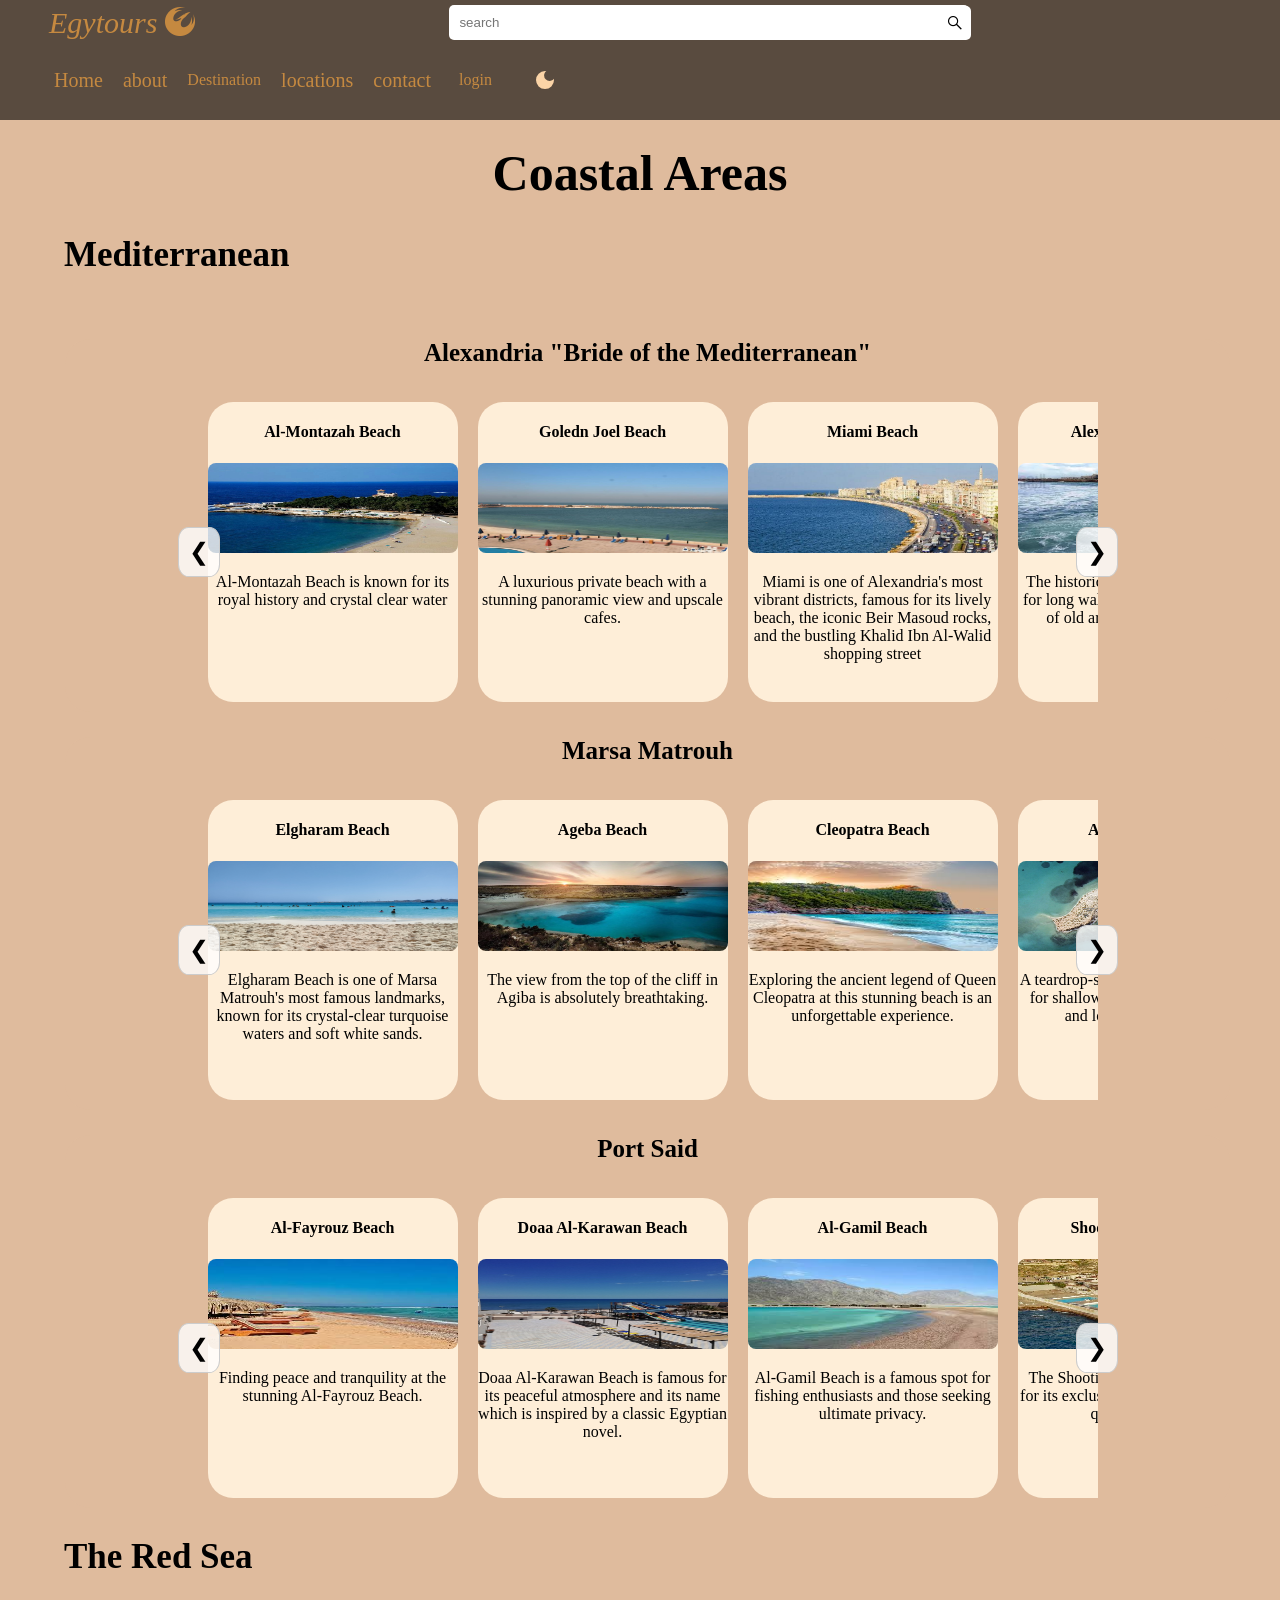
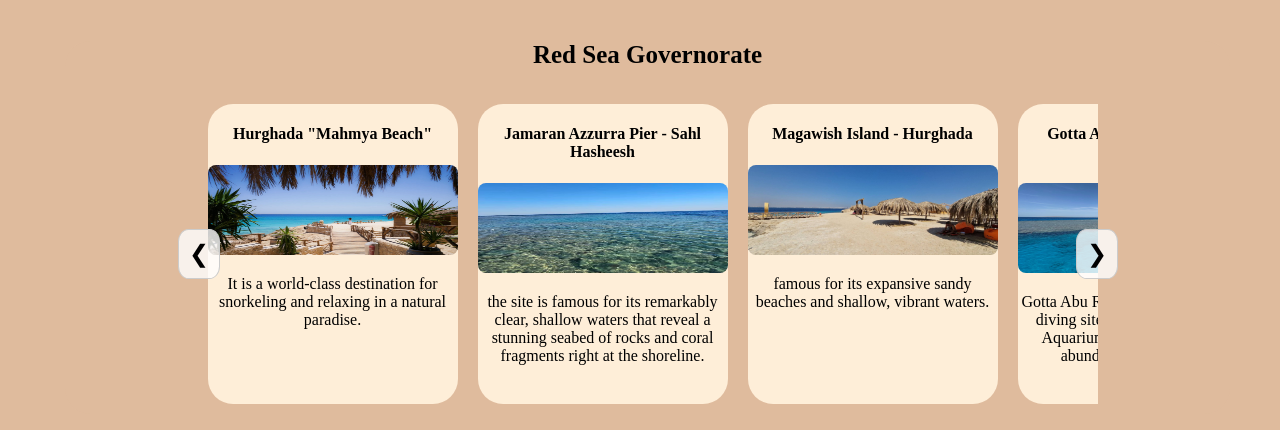
<file: basmala/Coastal Areas.html>
<!DOCTYPE html>
<html lang="en">

<head>
    <meta charset="UTF-8">
    <meta name="viewport" content="width=device-width, initial-scale=1.0">
    <link rel="stylesheet" href="style.css">
    <link rel="stylesheet" href="https://cdnjs.cloudflare.com/ajax/libs/font-awesome/6.5.2/css/all.min.css">

    <title>Coastal Areas</title>
</head>

<body class="dark" id="bbody" style="overflow-x: hidden;">
    <nav>
        <div>
            <div class="name"><i>Egytours</i>
                <i id="ic" class="fa-brands fa-phoenix-squadron"></i>
            </div>
            <div class="aa">
                <input class="ee" type="text" placeholder="search ">
                <i id="se" class="fa-brands fa-sistrix"></i>
            </div>
            <div id="google-translate-element"></div>
            <div class="nav-links">

                <div class="ww">
                    <a href="../index.html">Home</a>
                </div>
                <div class="p3">
                    <a href="../New folder/about.html">about</a>
                </div>

                <nav>
                    <ul class="navbar">
                        <li class="button-container">
                            <a href="#" class="button">Destination</a>

                            <ul class="button-list">
                                <li><a href="../Final/pyramids.html">Pyramids</a></li>
                                <li><a href="../Final/mountains.html">Mountains</a></li>
                                <li><a href="../it project/musuem.html">Museums</a></li>
                                <li><a href="../Castles2-main/castle.html">Castles</a></li>
                                <li><a href="../project/temples.html">Temples</a></li>
                                <li><a href="../basmala/Coastal Areas.html">Coastals</a></li>
                                 <li><a href="../it project/oasis.html">Oasis</a></li>
                            </ul>
                        </li>
                    </ul>
                </nav>

                <div class="p2">
                    <a href="../New folder/table.html">locations</a>
                </div>
                <div class="p4">
                    <a href="../Final/contact.html">contact</a>
                </div>
                <div class="p5">
                    <a href="../New folder/login.html">login</a>
                </div>
                <button id="tdark">
                    <svg xmlns="http://www.w3.org/2000/svg" height="24px" viewBox="0 -960 960 960" width="24px"
                        fill="#1f1f1f">
                        <path
                            d="M338.5-338.5Q280-397 280-480t58.5-141.5Q397-680 480-680t141.5 58.5Q680-563 680-480t-58.5 141.5Q563-280 480-280t-141.5-58.5ZM200-440H40v-80h160v80Zm720 0H760v-80h160v80ZM440-760v-160h80v160h-80Zm0 720v-160h80v160h-80ZM256-650l-101-97 57-59 96 100-52 56Zm492 496-97-101 53-55 101 97-57 59Zm-98-550 97-101 59 57-100 96-56-52ZM154-212l101-97 55 53-97 101-59-57Z" />
                    </svg>
                    <svg xmlns="http://www.w3.org/2000/svg" height="24px" viewBox="0 -960 960 960" width="24px"
                        fill="#1f1f1f">
                        <path
                            d="M480-120q-150 0-255-105T120-480q0-150 105-255t255-105q14 0 27.5 1t26.5 3q-41 29-65.5 75.5T444-660q0 90 63 153t153 63q55 0 101-24.5t75-65.5q2 13 3 26.5t1 27.5q0 150-105 255T480-120Z" />
                    </svg>
                </button>
            </div>
        </div>
    </nav>
    <h1 class="bh1">Coastal Areas</h1>
    <h2 class="bh2">Mediterranean</h2>
    <ul>
        <li class="bli">
            <h3 class="bh3">Alexandria "Bride of the Mediterranean"</h3>
            <div class="ascroll">
                <button class="butp" onclick="sc(this ,-1)">&#10094;</button>
                <div class="bscroll">
                    <div class="cscroll">
                        <h4>Al-Montazah Beach</h4>
                        <img src="photos/Al-Montazah Beach.jpeg" alt="Al-Montazah Beach">
                        <p>Al-Montazah Beach is known for its royal history and crystal clear water</p>
                    </div>
                    <div class="cscroll">
                        <h4>Goledn Joel Beach</h4>
                        <img src="photos/Goledn Joel Beach.jpeg" alt="Goledn Joel Beach">
                        <p>A luxurious private beach with a stunning panoramic view and upscale cafes.</p>
                    </div>
                    <div class="cscroll">
                        <h4>Miami Beach</h4>
                        <img src="photos/Miami Beach.jpeg" alt="Miami Beach">
                        <p>Miami is one of Alexandria's most vibrant districts, famous for its lively beach, the iconic
                            Beir Masoud rocks, and the bustling Khalid Ibn Al-Walid shopping street</p>
                    </div>
                    <div class="cscroll">
                        <h4>Alexandria Corniche</h4>
                        <img src="photos/Alexandria Corniche.jpeg" alt="Alexandria Corniche">
                        <p>The historic heart of the city, perfect for long walks by the sea with a view of old
                            architectural landmarks</p>
                    </div>
                    <div class="cscroll">
                        <h4>The Sunken Ship of Alexandria</h4>
                        <img src="photos/The Sunken Ship of Alexandria.jpeg"
                            alt="The Sunken Ship of Alexandria: A Cinematic Coastal Gem">
                        <p>Famous for its appearance in "The Blue Elephant 2," Alexandria's Sunken Ship is a moody
                            coastal landmark blending cinematic history with Mediterranean beauty.</p>
                    </div>
                    <div class="cscroll">
                        <h4>El Max Church Island</h4>
                        <img src="photos/El Max Church Island.jpeg" alt="El Max Church Island">
                        <p>El Max Church Island is a historic lighthouse in Alexandria, famous for its unique
                            architecture that resembles a church.</p>
                    </div>
                    <div class="cscroll">
                        <h4>Alexandria Yacht Marina</h4>
                        <img src="photos/Alexandria Yacht Marina.jpeg" alt="Alexandria Yacht Marina">
                        <p>Enjoy a breathtaking sunset at the Alexandria Yacht Marina, where luxury yachts meet the
                            historic charm of the Eastern Harbor.</p>
                    </div>
                </div>
                <button class="butc" onclick="sc(this,1)">&#10095;</button>
            </div>
        </li>
        <li class="bli">
            <h3 class="bh3">Marsa Matrouh</h3>
            <div class="ascroll">
                <button class="butp" onclick="sc(this,-1)">&#10094;</button>
                <div class="bscroll">
                    <div class="cscroll">
                        <h4>Elgharam Beach</h4>
                        <img src="photos/El_Gharam_beach.jpg" alt="Elgharam Beach">
                        <p>Elgharam Beach is one of Marsa Matrouh's most famous landmarks, known for its crystal-clear
                            turquoise waters and soft white sands.</p>
                    </div>
                    <div class="cscroll">
                        <h4>Ageba Beach</h4>
                        <img src="photos/Ageba Beach.jpg" alt="Ageba Beach">
                        <p>The view from the top of the cliff in Agiba is absolutely breathtaking.</p>
                    </div>
                    <div class="cscroll">
                        <h4>Cleopatra Beach</h4>
                        <img src="photos/Cleopatra Beach.jpg" alt="Cleopatra Beach">
                        <p>Exploring the ancient legend of Queen Cleopatra at this stunning beach is an unforgettable
                            experience.</p>
                    </div>
                    <div class="cscroll">
                        <h4>Al-Afrad Island</h4>
                        <img src="photos/Al-Afrad Island.jpeg" alt="Al-Afrad Island">
                        <p>A teardrop-shaped natural gem known for shallow lagoons, pristine sands, and local tribal
                            heritage.</p>
                    </div>
                    <div class="cscroll">
                        <h4>Wadi Al-Qasaba</h4>
                        <img src="photos/Wadi Al-Qasaba.jpeg" alt="Wadi Al-Qasaba">
                        <p>A scenic coastal spot featuring dramatic rock formations and vibrant, layered turquoise
                            waters.</p>
                    </div>
                    <div class="cscroll">
                        <h4>Bagoush Resort &amp; Coast</h4>
                        <img src="photos/Bagoush Resort & Coast.jpeg" alt="Bagoush Resort & Coast">
                        <p>A developing hotspot where rugged rocky shores meet soft beaches and crystal-clear resort
                            lagoons.</p>
                    </div>
                    <div class="cscroll">
                        <h4>Rommel Beach</h4>
                        <img src="photos/Rommel Beach.jpeg" alt="Rommel Beach">
                        <p>A famous, calm bay with shallow waters and unique sandbanks, named after the historic Field
                            Marshal.</p>
                    </div>
                </div>
                <button class="butc" onclick="sc(this,1)">&#10095;</button>
            </div>
        </li>
        <li class="bli">
            <h3 class="bh3">Port Said</h3>
            <div class="ascroll">
                <button class="butp" onclick="sc(this,-1)">&#10094;</button>
                <div class="bscroll">
                    <div class="cscroll">
                        <h4>Al-Fayrouz Beach</h4>
                        <img src="photos/Al-Fayrouz Beach.jpg" alt="Al-Fayrouz Beach">
                        <p>Finding peace and tranquility at the stunning Al-Fayrouz Beach.</p>
                    </div>
                    <div class="cscroll">
                        <h4>Doaa Al-Karawan Beach</h4>
                        <img src="photos/Doaa Al-Karawan Beach.jpg" alt="Doaa Al-Karawan Beach">
                        <p>Doaa Al-Karawan Beach is famous for its peaceful atmosphere and its name which is inspired by
                            a classic Egyptian novel.</p>
                    </div>
                    <div class="cscroll">
                        <h4>Al-Gamil Beach</h4>
                        <img src="photos/Al-Gamil Beach.jpg" alt="Al-Gamil Beach">
                        <p>Al-Gamil Beach is a famous spot for fishing enthusiasts and those seeking ultimate privacy.
                        </p>
                    </div>
                    <div class="cscroll">
                        <h4>Shooting Club Beach</h4>
                        <img src="photos/Shooting Club Beach.jpg" alt="Shooting Club Beach">
                        <p>The Shooting Club Beach is known for its exclusive atmosphere and high-quality services.</p>
                    </div>
                    <div class="cscroll">
                        <h4>Port Said Beach</h4>
                        <img src="photos/Port Said Beach.jpeg" alt="Port Said Beach">
                        <p>Port Said Beach is famous for offering a unique view of giant ships crossing the Suez Canal,
                            creating a scene found nowhere else in the world.</p>
                    </div>
                    <div class="cscroll">
                        <h4>Ashtoum El-Gamil Protectorate</h4>
                        <img src="photos/Ashtoum El-Gamil Protectorate.jpeg" alt="Ashtoum El-Gamil Protectorate">
                        <p>Ashtoum El-Gamil is a stunning natural protectorate located at the eastern end of Lake
                            Manzala, serving as a vital sanctuary for thousands of migratory birds.</p>
                    </div>
                    <div class="cscroll">
                        <h4>Port Said Tourist Walkway</h4>
                        <img src="photos/Port Said Tourist Walkway.jpeg" alt="Port Said Tourist Walkway">
                        <p>The Port Said Tourist Walkway offers a magnificent view of the Suez Canal, where you can
                            watch world-class ships passing just a few meters away.</p>
                    </div>
                </div>
                <button class="butc" onclick="sc(this,1)">&#10095;</button>
            </div>
        </li>
    </ul>
    <h2 class="bh2">The Red Sea</h2>
    <ul>
        <li class="bli">
            <h3 class="bh3">Red Sea Governorate</h3>
            <div class="ascroll">
                <button class="butp" onclick="sc(this,-1)">&#10094;</button>
                <div class="bscroll">
                    <div class="cscroll">
                        <h4>Hurghada "Mahmya Beach"</h4>
                        <img src="photos/Mahmya Beach.jpeg" alt="Hurghada">
                        <p>It is a world-class destination for snorkeling and relaxing in a natural paradise.</p>
                    </div>
                    <div class="cscroll">
                        <h4>Jamaran Azzurra Pier - Sahl Hasheesh</h4>
                        <img src="photos/Jamaran Azzurra Pier - Sahl Hasheesh.jpeg"
                            alt="Jamaran Azzurra Pier - Sahl Hasheesh">
                        <p>the site is famous for its remarkably clear, shallow waters that reveal a stunning seabed of
                            rocks and coral fragments right at the shoreline.</p>
                    </div>
                    <div class="cscroll">
                        <h4>Magawish Island - Hurghada</h4>
                        <img src="photos/Magawish Island - Hurghada.jpeg" alt="Magawish Island - Hurghada">
                        <p>famous for its expansive sandy beaches and shallow, vibrant waters.</p>
                    </div>
                    <div class="cscroll">
                        <h4>Gotta Abu Ramada, South - Hurghada</h4>
                        <img src="photos/Gotta Abu Ramada, South - Hurghada.jpeg"
                            alt="Gotta Abu Ramada, South - Hurghadah">
                        <p>Gotta Abu Ramada is a world-famous diving site often nicknamed "The Aquarium" due to its
                            incredible abundance of marine life.</p>
                    </div>
                </div>
                <button class="butc" onclick="sc(this,1)">&#10095;</button>
            </div>
        </li>
    </ul>
    <script src="js.js"></script>
</body>

</html>
</file>
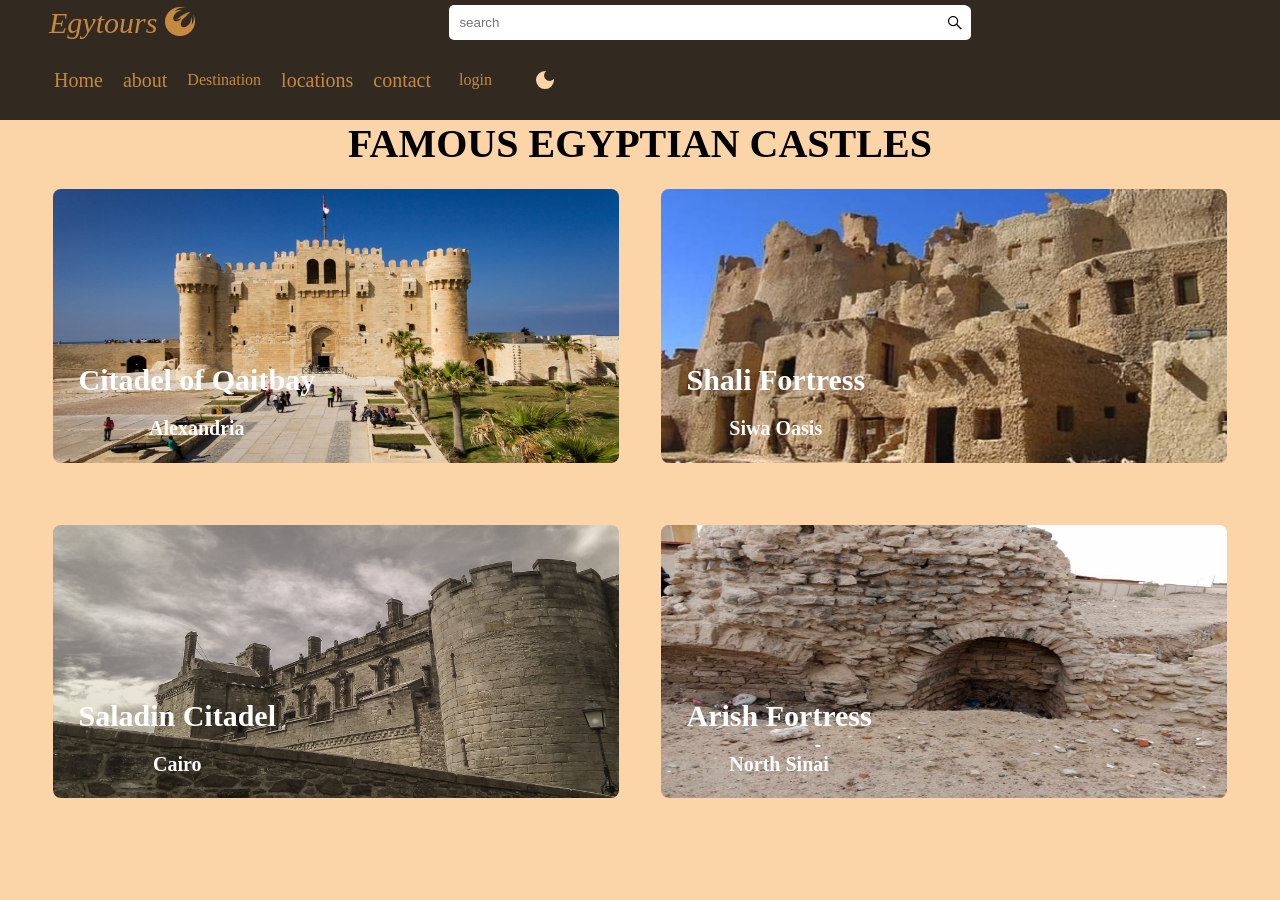
<file: Castles2-main/castle.html>
<!DOCTYPE html>
<html lang="en">

<head>
    <meta charset="UTF-8">
    <meta name="viewport" content="width=device-width, initial-scale=1.0">
    <title>Document</title>
    <link rel="stylesheet" href="https://cdnjs.cloudflare.com/ajax/libs/font-awesome/6.5.0/css/all.min.css">
    <link rel="stylesheet" href="css/index.css">
    <link rel="stylesheet" href="css/responsive.css">
</head>

<body style="overflow-x: hidden;
    box-sizing: border-box;

">








    <section id="Castles">

        <nav>
            <div>
                <div class="name"><i>Egytours</i>
                    <i id="ic" class="fa-brands fa-phoenix-squadron"></i>
                </div>


                <div class="aa">
                    <input class="ee" type="text" placeholder="search ">
                    <i id="se" class="fa-brands fa-sistrix"></i>
                </div>
                <div id="google-translate-element"></div>

                <div class="nav-links">
                    <div class="ww">
                        <a href="../index.html">Home</a>

                    </div>
                    <div class="p3">
                        <a href="../New folder/about.html">about</a>
                    </div>
                    <nav>
                        <ul class="navbar">
                            <li class="button-container">
                                <a href="#" class="button">Destination</a>

                                <ul class="button-list">
                                    <li><a href="../Final/pyramids.html">Pyramids</a></li>
                                    <li><a href="../Final/mountains.html">Mountains</a></li>
                                    <li><a href="../it project/musuem.html">Museums</a></li>
                                    <li><a href="../Castles2-main/castle.html">Castles</a></li>
                                    <li><a href="../project/temples.html">Temples</a></li>
                                    <li><a href="../basmala/Coastal Areas.html">Coastals</a></li>
                                     <li><a href="../it project/oasis.html">Oasis</a></li>
                                </ul>
                            </li>
                        </ul>
                    </nav>


                    <div class="p2">
                        <a href="../New folder/table.html">locations</a>
                    </div>
                    <div class="p4">
                        <a href="../Final/contact.html">contact</a>
                    </div>
                    <div class="p5">
                        <a href="../New folder/login.html">login</a>

                    </div>
                    <button id="tdark">
                        <svg xmlns="http://www.w3.org/2000/svg" height="24px" viewBox="0 -960 960 960" width="24px"
                            fill="#1f1f1f">
                            <path
                                d="M338.5-338.5Q280-397 280-480t58.5-141.5Q397-680 480-680t141.5 58.5Q680-563 680-480t-58.5 141.5Q563-280 480-280t-141.5-58.5ZM200-440H40v-80h160v80Zm720 0H760v-80h160v80ZM440-760v-160h80v160h-80Zm0 720v-160h80v160h-80ZM256-650l-101-97 57-59 96 100-52 56Zm492 496-97-101 53-55 101 97-57 59Zm-98-550 97-101 59 57-100 96-56-52ZM154-212l101-97 55 53-97 101-59-57Z" />
                        </svg>
                        <svg xmlns="http://www.w3.org/2000/svg" height="24px" viewBox="0 -960 960 960" width="24px"
                            fill="#1f1f1f">
                            <path
                                d="M480-120q-150 0-255-105T120-480q0-150 105-255t255-105q14 0 27.5 1t26.5 3q-41 29-65.5 75.5T444-660q0 90 63 153t153 63q55 0 101-24.5t75-65.5q2 13 3 26.5t1 27.5q0 150-105 255T480-120Z" />
                        </svg>
                    </button>

                </div>
            </div>
        </nav>



















        <h2>FAMOUS EGYPTIAN CASTLES</h2>
        <!-- <p>Timeless forts and castles that guard the rich history of Egypt.</p> -->
        <div class="container">
            <div class="firstTowCards">
                <!-- <div class="firstTowCards-inner"> -->
                <div class="cards card1">
                    <img src="./images&videos/Qaitbay Citadel.jpeg" alt="">
                    <div class="head">
                        <h3>Citadel of Qaitbay</h3>
                        <h4>Alexandria</h4>
                    </div>

                </div>
                <div class="cards card2">
                    <img src="./images&videos/Saladin Citadel.jpeg" alt="">
                    <div class="head">
                        <h3>Saladin Citadel</h3>
                        <h4>Cairo</h4>
                    </div>
                </div>
                <!-- </div> -->
            </div>
            <div class="secondTowCards">
                <!-- <div class="secondTowCards-inner"> -->
                <div class="cards card3">
                    <img src="./images&videos/Shali Fortress2.jpeg" alt="">
                    <div class="head">
                        <h3>Shali Fortress</h3>
                        <h4>Siwa Oasis</h4>
                    </div>
                </div>
                <div class="cards card4">
                    <img src="./images&videos/Arish Fortress.jpeg" alt="">
                    <div class="head">
                        <h3>Arish Fortress</h3>
                        <h4>North Sinai</h4>
                    </div>
                </div>
                <!-- </div> -->
            </div>

        </div>

    </section>
    <div class="popup pop1" id="Qaitbay">
        <div class="content">
            <div class="exit">
                <i onclick="closePopup()" class="fa-regular fa-circle-xmark"></i>
            </div>
            <div class="image">
                <img src="./images&videos/Qaitbay Citadel2.jpeg" alt="">
            </div>
            <div class="content-inner">
                <div class="info">
                    <h4>Alexandria</h4>
                    <h3>QAITBAY CITADEL</h3>
                    <p>Qaitbay Citadel is one of the most important historical fortresses in Egypt, located in
                        Alexandria on the Mediterranean coast. It was built in the 15th century during the Mamluk era by
                        Sultan Al-Ashraf Abu Al-Nasr Qaitbay, who aimed to strengthen Egypt’s coastal defenses against
                        increasing naval threats, especially from the rising Ottoman power. The citadel was constructed
                        in 1477 AD on the northern tip of Alexandria in the Ras El Tin area, a highly strategic location
                        that once held the famous Lighthouse of Alexandria, one of the Seven Wonders of the Ancient
                        World. It was built using local limestone and stones believed to have been taken from the ruins
                        of the ancient lighthouse.</p>
                </div>
                <div class="location">
                    <div class="location-inner">
                        <a href="https://maps.app.goo.gl/zzWkEm9umsNDMYBi9" target="_blank"><i
                                class="fa-solid fa-location-dot"></i></a>
                        <pre>Location
Alexandria, Egypt</pre>
                    </div>
                    <a href="https://maps.app.goo.gl/waDUa43iF68yYW5g9" target="_blank"><button>Go To
                            Location</button></a>

                </div>
            </div>




        </div>


    </div>
    <div class="popup pop2" id="Saladin">
        <div class="content">
            <div class="image">
                <img src="./images&videos/Saladin Citadel2.jpeg" alt="">
            </div>
            <div class="content-inner">
                <div class="exit">
                    <i onclick="closePopup()" class="fa-regular fa-circle-xmark"></i>
                </div>
                <div class="info">
                    <h4>Cairo</h4>
                    <h3>SALADIN CITADEL</h3>
                    <p>The Citadel of Saladin (Saladin Citadel) is one of the most important historical fortresses in
                        Egypt and the Islamic world, located in Cairo on the Mokattam Hill, which gives it a highly
                        strategic elevated position overlooking the entire city. It was built in the 12th century during
                        the rule of Sultan Saladin (Al-Nasir Salah al-Din), the founder of the Ayyubid dynasty, who
                        constructed it around 1176 AD to protect Cairo from potential Crusader attacks and to strengthen
                        the defense of the newly established Ayyubid state. The location was carefully chosen because
                        its height made it extremely difficult to attack and allowed full control and surveillance of
                        the city.</p>
                </div>
                <div class="location">
                    <div class="location-inner">
                        <i class="fa-solid fa-location-dot"></i>
                        <pre>Location
Cairo, Egypt</pre>
                    </div>
                    <a href="https://maps.app.goo.gl/V36tWAfwszXQaB4f8" target="_blank"><button>Go To
                            Location</button></a>
                </div>
            </div>




        </div>


    </div>
    <div class="popup pop3" id="Shali">
        <div class="content">
            <div class="exit">
                <i onclick="closePopup()" class="fa-regular fa-circle-xmark"></i>
            </div>
            <div class="image">
                <img src="./images&videos/Shali Fortress.jpeg" alt="">
            </div>
            <div class="content-inner">
                <div class="info">
                    <h4>Siwa Oasis</h4>
                    <h3>SHALI FORTRESS</h3>
                    <p>Shali Fortress is a historic mudbrick citadel located in Siwa Oasis in the Western Desert of
                        Egypt. It was founded in the 13th century, around 1203 AD, by the local Berber (Amazigh)
                        inhabitants of Siwa as a fortified settlement to protect the community from raids and harsh
                        desert conditions. The fortress was built mainly from kershef, a traditional material made of
                        salt, clay, and mud, which was well-suited to the oasis environment but vulnerable to rain
                        damage. Shali was designed as a compact, multi-story structure with narrow streets and tightly
                        packed houses, allowing it to function both as a defensive stronghold and a residential town.
                    </p>
                </div>
                <div class="location">
                    <div class="location-inner">
                        <i class="fa-solid fa-location-dot"></i>
                        <pre>Location
Siwa Oasis, Egypt</pre>
                    </div>
                    <a href="https://maps.app.goo.gl/54cukMfBHjfMQgH26" target="_blank"><button>Go To
                            Location</button></a>
                </div>
            </div>




        </div>


    </div>
    <div class="popup pop4" id="Arish">
        <div class="content">
            <div class="exit">
                <i onclick="closePopup()" class="fa-regular fa-circle-xmark"></i>
            </div>
            <div class="image">
                <img src="./images&videos/Arish Fortress2.jpeg" alt="">
            </div>
            <div class="content-inner">
                <div class="info">
                    <h4>Alexandria</h4>
                    <h3>ARISH FORTRESS</h3>
                    <p>The Arish Fortress (also known as El Arish Castle) is a historic coastal fort located in the city
                        of Arish in North Sinai, Egypt, overlooking the Mediterranean Sea. It was originally built as a
                        strategic defensive stronghold to protect Egypt’s eastern borders and control the important land
                        and sea routes between Egypt and the Levant. The fortress dates back to the medieval period and
                        was later used and modified during the Mamluk and Ottoman eras, reflecting its long-standing
                        military importance. Because of its location on the Sinai coast, it played a key role in
                        monitoring movements along trade and invasion routes.</p>
                </div>
                <div class="location">
                    <div class="location-inner">
                        <i class="fa-solid fa-location-dot"></i>
                        <pre>Location
North Sinai, Egypt</pre>
                    </div>
                    <a href="https://maps.app.goo.gl/yVUd3yMh18dRMnFy8" target="_blank"><button>Go To
                            Location</button></a>
                </div>
            </div>




        </div>


    </div>
    <script src="./js/index.js"></script>
    <script src="./js/function.js"></script>
    <script src="../basmala/js.js"></script>
</body>

</html>
</file>
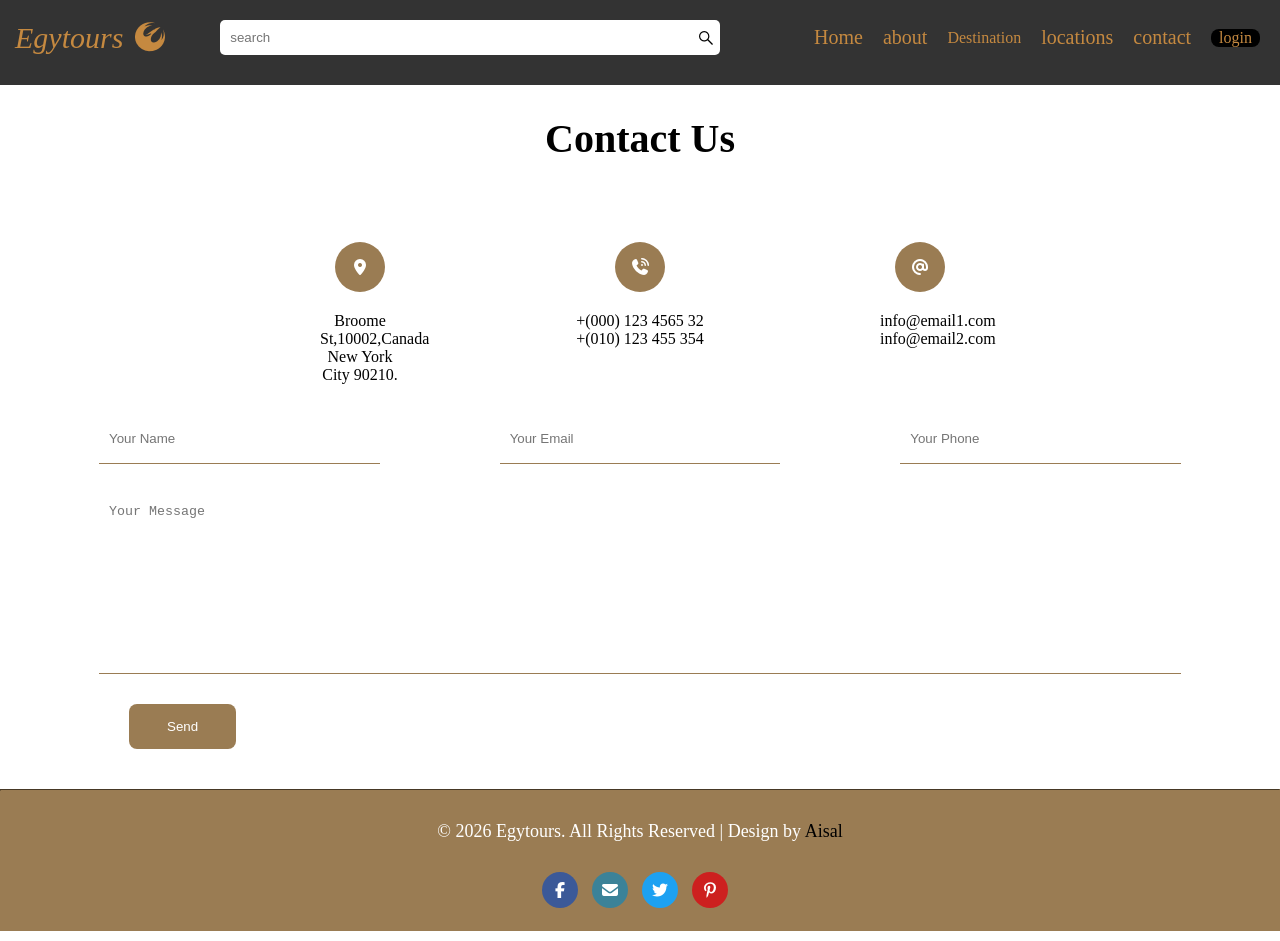
<file: Final/contact.html>
<!DOCTYPE html>
<html lang="en">

<head>
    <meta charset="UTF-8">
    <meta name="viewport" content="width=, initial-scale=1.0">
    <title>Contact</title>

    <link rel="stylesheet" href="CSS/all.min.css">
    <link rel="stylesheet" href="CSS/index.css">
    <link rel="stylesheet" href="CSS/index.responsive.css">
</head>

<body style="background-color: #fff;
 overflow-x: hidden;
">

    <nav>
        <div>
            <div class="name"><i>Egytours</i>
                <i id="ic" class="fa-brands fa-phoenix-squadron"></i>
            </div>


            <div class="aa">
                <input class="ee" type="text" placeholder="search ">
                <i id="se" class="fa-brands fa-sistrix"></i>
            </div>
            <div id="google-translate-element"></div>





            <div class="nav-links">
                <div class="ww">
                    <a href="../index.html">Home</a>

                </div>
                <div class="p3">
                    <a href="../New folder/about.html">about</a>
                </div>
                <nav>
                    <ul class="navbar">
                        <li class="button-container">
                            <a href="#" class="button">Destination</a>

                            <ul class="button-list">
                                <li><a href="../Final/pyramids.html">Pyramids</a></li>
                                <li><a href="../Final/mountains.html">Mountains</a></li>
                                <li><a href="../it project/musuem.html">Museums</a></li>
                                <li><a href="../Castles2-main/castle.html">Castles</a></li>
                                <li><a href="../project/temples.html">Temples</a></li>
                                <li><a href="../basmala/Coastal Areas.html">Coastals</a></li>
                            </ul>
                        </li>
                    </ul>
                </nav>
                <div class="p2">
                    <a href="../New folder/table.html">locations</a>
                </div>
                <div class="p4">
                    <a href="">contact</a>
                </div>
                <div class="p5">
                    <a href="../New folder/login.html">login</a>

                </div>

            </div>
        </div>
    </nav>


    <section id="Contact">
        <div class="container">
            <h2>Contact Us</h2>

            <div class="row">
                <div class="part1">
                    <i class="fa-solid fa-location-dot"></i>
                    <p>Broome St,10002,Canada</p>
                    <p>New York City 90210.</p>
                </div>

                <div class="part2">
                    <i class="fa-solid fa-phone-volume"></i>
                    <p>+(000) 123 4565 32</p>
                    <p>+(010) 123 455 354</p>
                </div>

                <div class="part3">
                    <i class="fa-solid fa-at"></i>
                    <p>info@email1.com</p>
                    <p>info@email2.com</p>
                </div>
            </div>
        </div>
        <form>
            <div class="row">
                <div class="input">
                    <div class="item">
                        <input type="text" placeholder="Your Name" required>
                    </div>
                </div>

                <div class="input">
                    <div class="item">
                        <input type="email" placeholder="Your Email" required>
                    </div>
                </div>

                <div class="input">
                    <div class="item">
                        <input type="text" placeholder="Your Phone" required>
                    </div>
                </div>

                <div class="textarea">
                    <div class="item">
                        <textarea placeholder="Your Message" required></textarea>
                    </div>
                </div>
            </div>

            <button>Send</button>

        </form>
    </section>

    <hr>
    <footer>
        <div class="footer">
            <p> © 2026 Egytours. All Rights Reserved | Design by <span>Aisal</span></p>
            <div class="socialMedia">
                <a><i class="fa-brands fa-facebook-f"></i></a>
                <a><i class="fa-solid fa-envelope"></i></a>
                <a><i class="fa-brands fa-twitter"></i></a>
                <a><i class="fa-brands fa-pinterest-p"></i></a>
            </div>
        </div>
    </footer>
    <script src="script.js"></script>

</body>

</html>
</file>
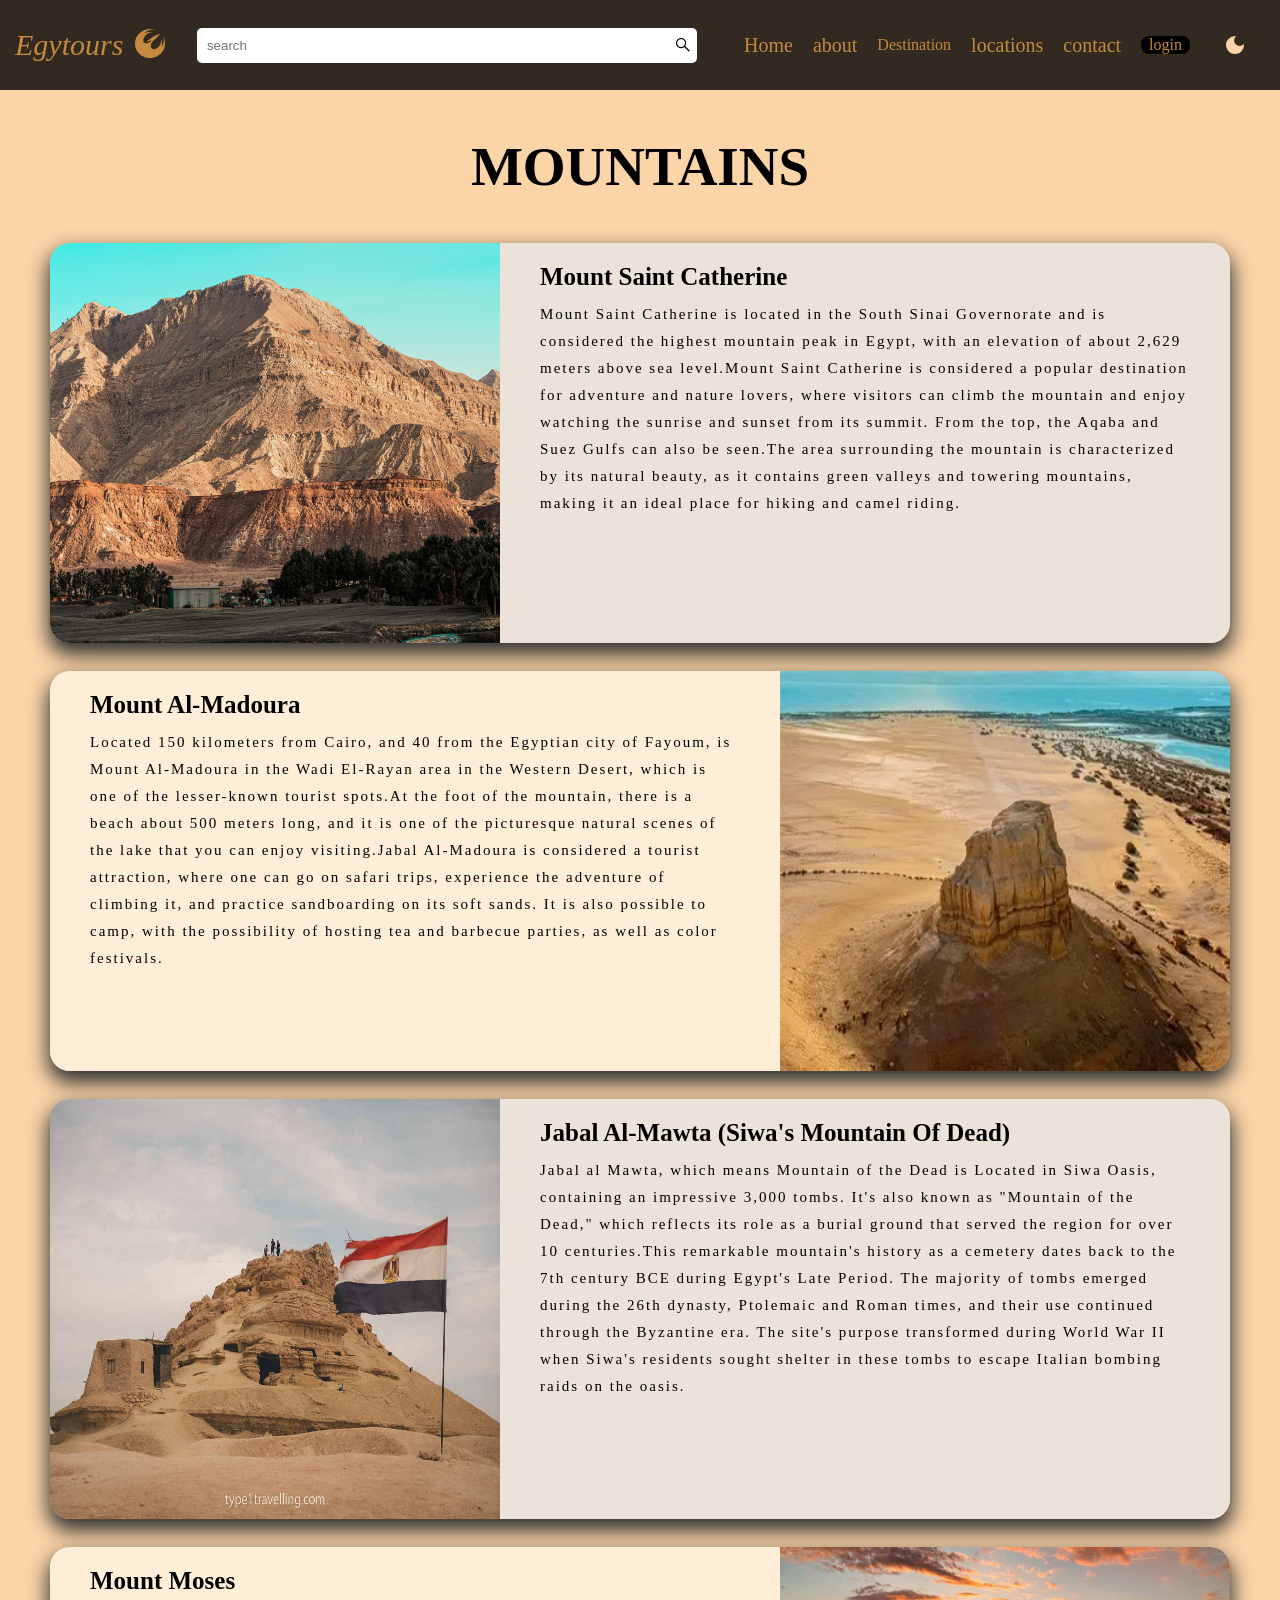
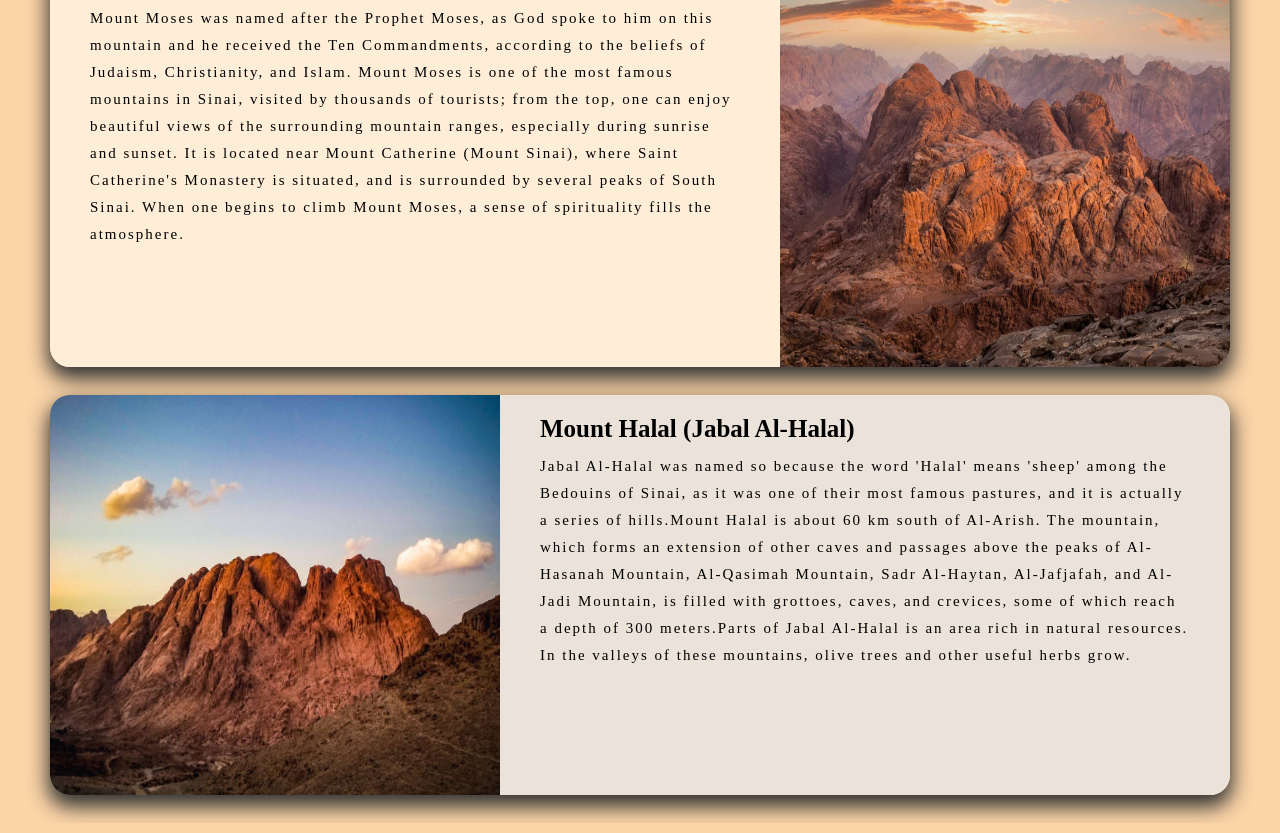
<file: Final/mountains.html>
<!DOCTYPE html>
<html lang="en">

<head>
    <meta charset="UTF-8">
    <meta name="viewport" content="width=device-width, initial-scale=1.0">
    <title>Mountains</title>

    <link rel="stylesheet" href="CSS/all.min.css">
    <link rel="stylesheet" href="CSS/index.css">
    <link rel="stylesheet" href="CSS/index.responsive.css">
    <link rel="stylesheet" href="https://cdnjs.cloudflare.com/ajax/libs/font-awesome/6.5.2/css/all.min.css">

</head>

<body style="overflow-x: hidden;">



    <nav>
        <div>
            <div class="name"><i>Egytours</i>
                <i id="ic" class="fa-brands fa-phoenix-squadron"></i>
            </div>


            <div class="aa">
                <input class="ee" type="text" placeholder="search ">
                <i id="se" class="fa-brands fa-sistrix"></i>
            </div>
            <div id="google-translate-element"></div>

            <div class="nav-links">
                <div class="ww">
                    <a href="../index.html">Home</a>

                </div>
                <div class="p3">
                    <a href="../New folder/about.html">about</a>

                </div>


                <nav>
                    <ul class="navbar">
                        <li class="button-container">
                            <a href="#" class="button">Destination</a>

                            <ul class="button-list">
                                <li><a href="../Final/pyramids.html">Pyramids</a></li>
                                <li><a href="../Final/mountains.html">Mountains</a></li>
                                <li><a href="../it project/musuem.html">Museums</a></li>
                                <li><a href="../Castles2-main/castle.html">Castles</a></li>
                                <li><a href="../project/temples.html">Temples</a></li>
                                <li><a href="../basmala/Coastal Areas.html">Coastals</a></li>
                                 <li><a href="../it project/oasis.html">Oasis</a></li>
                            </ul>
                        </li>
                    </ul>
                </nav>





                <div class="p2">
                    <a href="../New folder/table.html">locations</a>
                </div>
                <div class="p4">
                    <a href="../Final/contact.html">contact</a>
                </div>
                <div class="p5">
                    <a href="../New folder/login.html">login</a>

                </div>
                <button id="tdark">
                    <svg xmlns="http://www.w3.org/2000/svg" height="24px" viewBox="0 -960 960 960" width="24px"
                        fill="#1f1f1f">
                        <path
                            d="M338.5-338.5Q280-397 280-480t58.5-141.5Q397-680 480-680t141.5 58.5Q680-563 680-480t-58.5 141.5Q563-280 480-280t-141.5-58.5ZM200-440H40v-80h160v80Zm720 0H760v-80h160v80ZM440-760v-160h80v160h-80Zm0 720v-160h80v160h-80ZM256-650l-101-97 57-59 96 100-52 56Zm492 496-97-101 53-55 101 97-57 59Zm-98-550 97-101 59 57-100 96-56-52ZM154-212l101-97 55 53-97 101-59-57Z" />
                    </svg>
                    <svg xmlns="http://www.w3.org/2000/svg" height="24px" viewBox="0 -960 960 960" width="24px"
                        fill="#1f1f1f">
                        <path
                            d="M480-120q-150 0-255-105T120-480q0-150 105-255t255-105q14 0 27.5 1t26.5 3q-41 29-65.5 75.5T444-660q0 90 63 153t153 63q55 0 101-24.5t75-65.5q2 13 3 26.5t1 27.5q0 150-105 255T480-120Z" />
                    </svg>
                </button>

            </div>
        </div>
    </nav>























    <section id="Mountains">
        <div class="container">
            <h2>MOUNTAINS</h2>
            <div class="row">
                <div>
                    <div class="image">
                        <img src="Pictures/Mount Saint Catherine.jpg">
                    </div>
                </div>
                <div>
                    <div class="inform">
                        <h4>Mount Saint Catherine</h4>
                        <p>Mount Saint Catherine is located in the South Sinai Governorate and is considered the highest
                            mountain peak in Egypt, with an elevation of about 2,629 meters above sea level.Mount Saint
                            Catherine is considered a popular destination for adventure and nature lovers, where
                            visitors can climb the mountain and enjoy watching the sunrise and sunset from its summit.
                            From the top, the Aqaba and Suez Gulfs can also be seen.The area surrounding the mountain is
                            characterized by its natural beauty, as it contains green valleys and towering mountains,
                            making it an ideal place for hiking and camel riding.</p>
                    </div>
                </div>
            </div>

            <div class="row">
                <div>
                    <div class="inform">
                        <h4>Mount Al-Madoura</h4>
                        <p>Located 150 kilometers from Cairo, and 40 from the Egyptian city of Fayoum, is Mount
                            Al-Madoura in the Wadi El-Rayan area in the Western Desert, which is one of the lesser-known
                            tourist spots.At the foot of the mountain, there is a beach about 500 meters long, and it is
                            one of the picturesque natural scenes of the lake that you can enjoy visiting.Jabal
                            Al-Madoura is considered a tourist attraction, where one can go on safari trips, experience
                            the adventure of climbing it, and practice sandboarding on its soft sands. It is also
                            possible to camp, with the possibility of hosting tea and barbecue
                            parties, as well as color festivals.</p>
                    </div>
                </div>
                <div>
                    <div class="image">
                        <img src="Pictures/OIP (7).webp">
                    </div>
                </div>
            </div>

            <div class="row">
                <div>
                    <div class="image">
                        <img src="Pictures/gabal-al-mawta-tourists.jpg">
                    </div>
                </div>
                <div>
                    <div class="inform">
                        <h4>Jabal Al-Mawta (Siwa's Mountain Of Dead)</h4>
                        <p>Jabal al Mawta, which means Mountain of the Dead is Located in Siwa Oasis,
                            containing an impressive 3,000 tombs. It's also known as "Mountain of the Dead,"
                            which reflects its role as a burial ground that served the region for over 10
                            centuries.This remarkable mountain's history as a cemetery dates back to the 7th century BCE
                            during
                            Egypt's Late Period. The majority of tombs emerged during the 26th dynasty, Ptolemaic and
                            Roman times, and their use continued through the Byzantine era. The site's purpose
                            transformed during World War II when Siwa's residents sought shelter in these tombs to
                            escape Italian bombing raids on the oasis.</p>
                    </div>
                </div>
            </div>

            <div class="row">
                <div>
                    <div class="inform">
                        <h4>Mount Moses</h4>
                        <p>Mount Moses was named after the Prophet Moses, as God spoke to him on this mountain and he
                            received the Ten Commandments, according to the beliefs of Judaism, Christianity, and Islam.
                            Mount Moses is one of the most famous mountains in Sinai, visited by thousands of tourists;
                            from the top, one can enjoy beautiful views of the surrounding mountain ranges, especially
                            during sunrise and sunset. It is located near Mount Catherine (Mount Sinai), where Saint
                            Catherine's Monastery is situated, and is surrounded by several peaks of South Sinai. When
                            one begins to climb Mount Moses, a sense of spirituality fills the atmosphere.</p>
                    </div>
                </div>
                <div>
                    <div class="image">
                        <img src="Pictures/Mount-Moses-2.jpg">
                    </div>
                </div>
            </div>

            <div class="row">
                <div>
                    <div class="image">
                        <img src="Pictures/jabal-al-halal.jpg">
                    </div>
                </div>
                <div>
                    <div class="inform">
                        <h4>Mount Halal (Jabal Al-Halal)</h4>
                        <p>Jabal Al-Halal was named so because the word 'Halal' means 'sheep' among the Bedouins of
                            Sinai, as it was one of their most famous pastures, and it is actually a series of
                            hills.Mount Halal is about 60 km south of Al-Arish. The mountain, which forms an extension
                            of
                            other caves and passages above the peaks of Al-Hasanah Mountain, Al-Qasimah Mountain, Sadr
                            Al-Haytan, Al-Jafjafah, and Al-Jadi Mountain, is filled with grottoes, caves, and crevices,
                            some of which reach a depth of 300 meters.Parts of Jabal Al-Halal is an area rich in natural
                            resources. In the valleys of
                            these mountains, olive trees and other useful herbs grow.</p>
                    </div>
                </div>
            </div>
        </div>
    </section>
    <script src="../Final/script.js"></script>

</body>

</html>
</file>
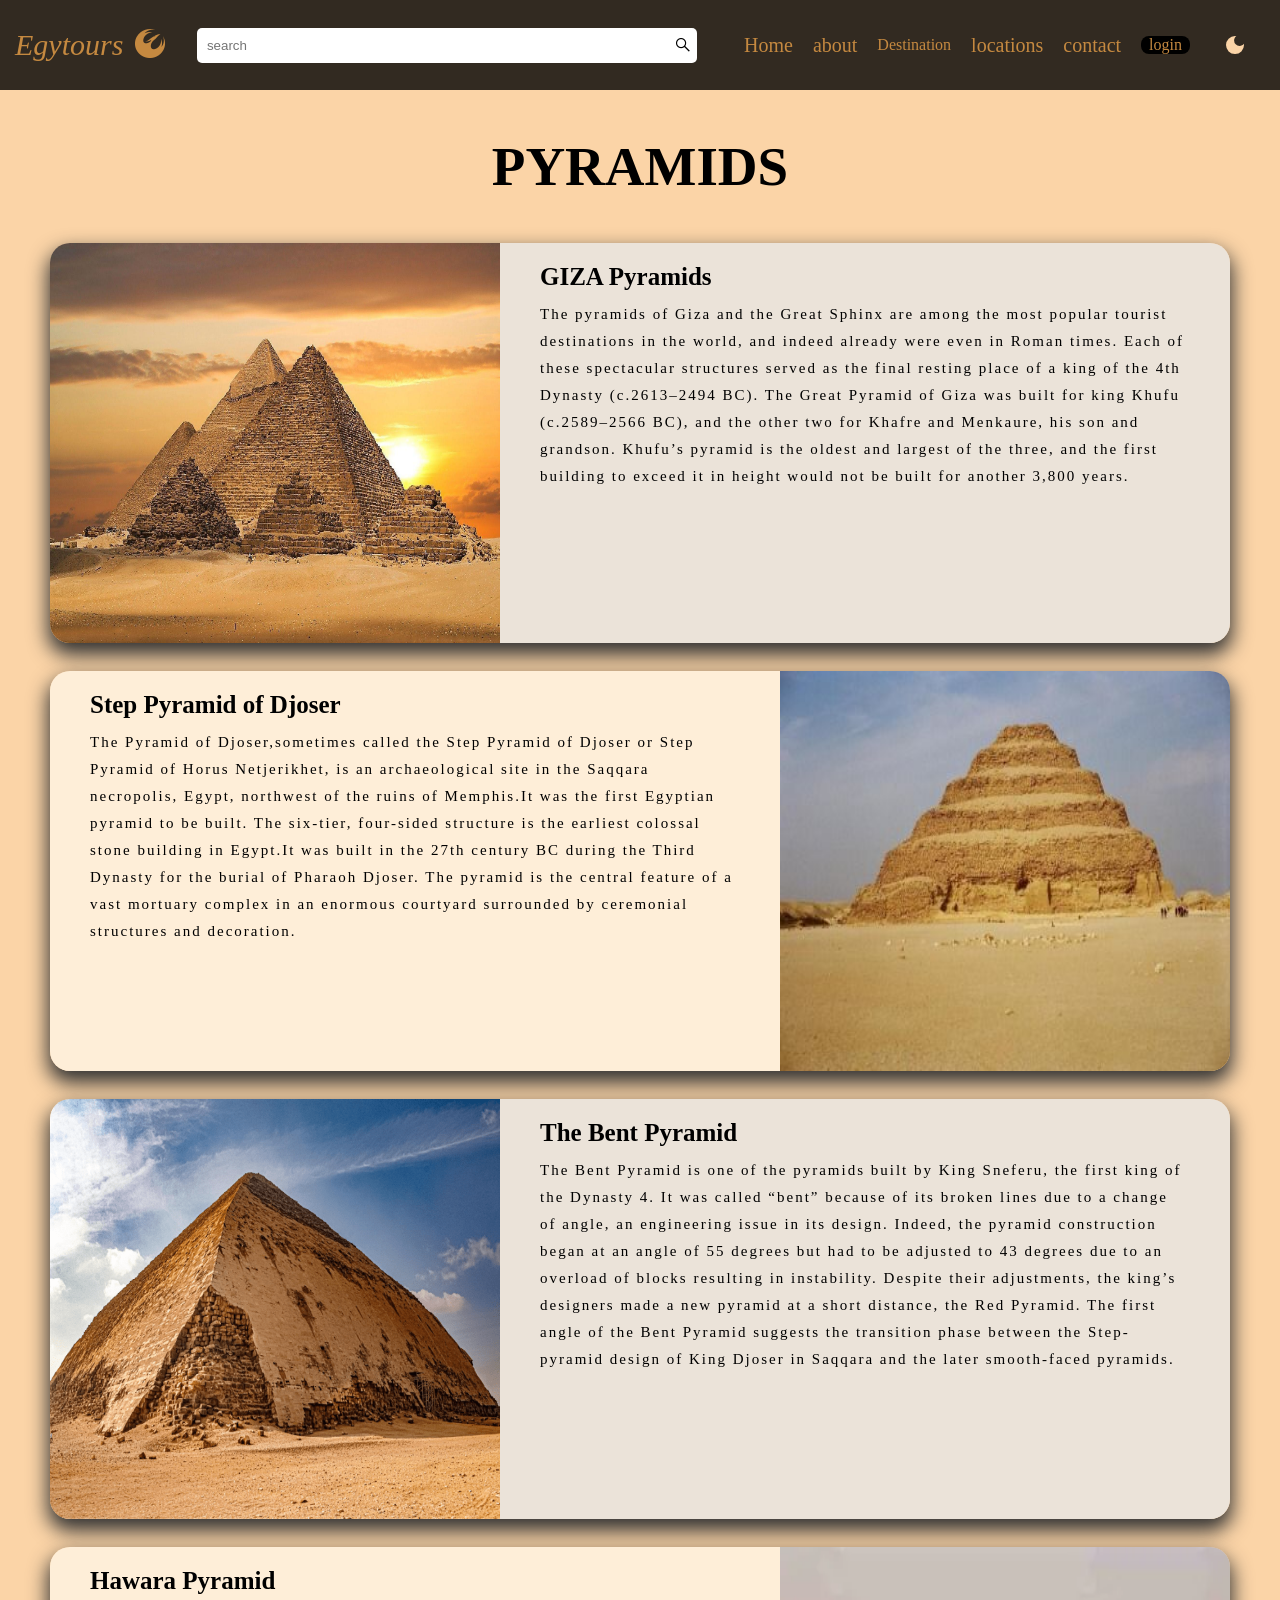
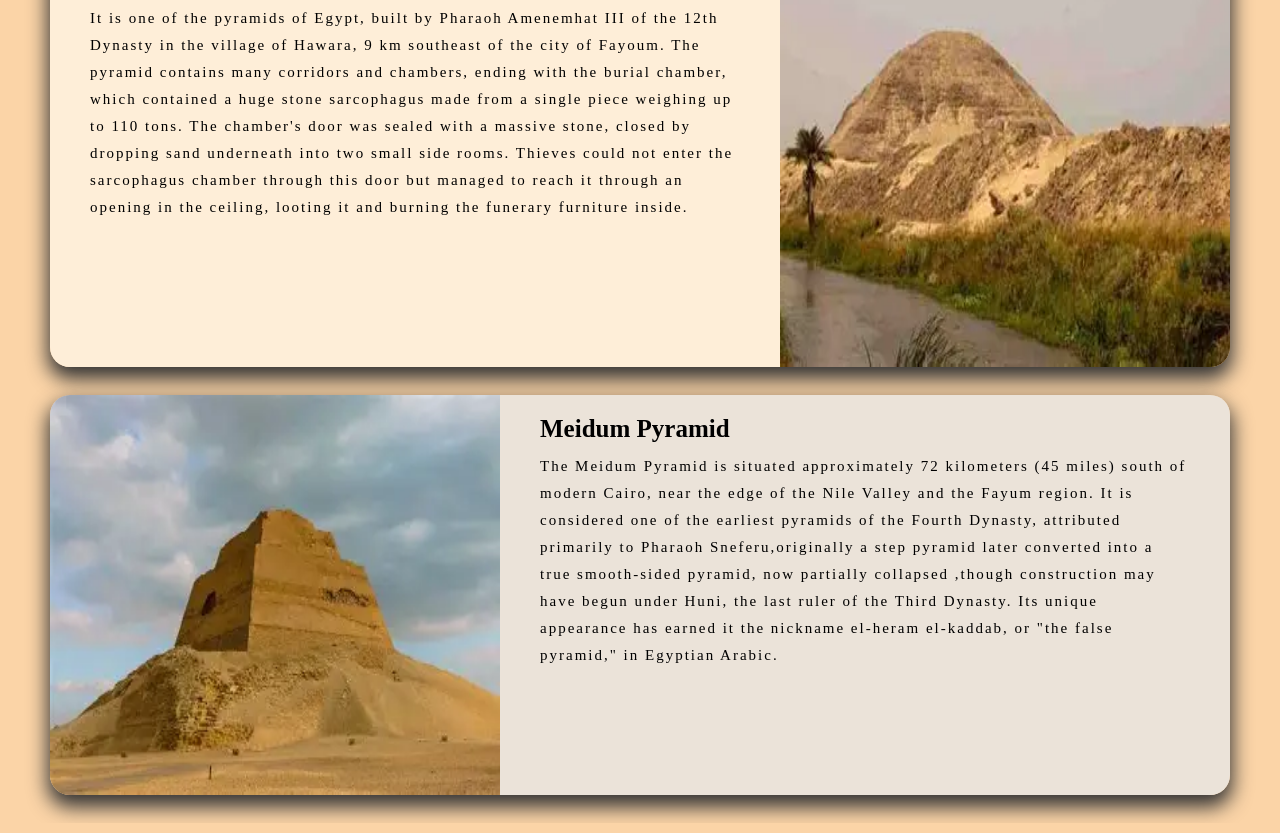
<file: Final/pyramids.html>
<!DOCTYPE html>
<html lang="en">

<head>
    <meta charset="UTF-8">
    <meta name="viewport" content="width=device-width, initial-scale=1.0">
    <title>Pyramids</title>

    <link rel="stylesheet" href="CSS/all.min.css">
    <link rel="stylesheet" href="CSS/index.css">
    <link rel="stylesheet" href="CSS/index.responsive.css">
    <link rel="stylesheet" href="https://cdnjs.cloudflare.com/ajax/libs/font-awesome/6.5.2/css/all.min.css">

</head>

<body style="overflow-x: hidden;
  font-family: 'Georgia', serif;" class="dark">

    <nav>
        <div>
            <div class="name"><i>Egytours</i>
                <i id="ic" class="fa-brands fa-phoenix-squadron"></i>
            </div>


            <div class="aa">
                <input class="ee" type="text" placeholder="search ">
                <i id="se" class="fa-brands fa-sistrix"></i>
            </div>
            <div id="google-translate-element"></div>





            <div class="nav-links">
                <div class="ww">
                    <a href="../index.html">Home</a>

                </div>
                <div class="p3">
                    <a href="../New folder/about.html">about</a>
                </div>
                <nav>
                    <ul class="navbar">
                        <li class="button-container">
                            <a href="#" class="button">Destination</a>

                            <ul class="button-list">
                                <li><a href="../Final/pyramids.html">Pyramids</a></li>
                                <li><a href="../Final/mountains.html">Mountains</a></li>
                                <li><a href="../it project/musuem.html">Museums</a></li>
                                <li><a href="../Castles2-main/castle.html">Castles</a></li>
                                <li><a href="../project/temples.html">Temples</a></li>
                                <li><a href="../basmala/Coastal Areas.html">Coastals</a></li>
                                 <li><a href="../it project/oasis.html">Oasis</a></li>
                            </ul>
                        </li>
                    </ul>
                </nav>













                <div class="p2">
                    <a href="../New folder/table.html">locations</a>
                </div>
                <div class="p4">
                    <a href="contact.html">contact</a>
                </div>
                <div class="p5">
                    <a href="../New folder/login.html">login</a>

                </div>
                <button id="tdark">
                    <svg xmlns="http://www.w3.org/2000/svg" height="24px" viewBox="0 -960 960 960" width="24px"
                        fill="#1f1f1f">
                        <path
                            d="M338.5-338.5Q280-397 280-480t58.5-141.5Q397-680 480-680t141.5 58.5Q680-563 680-480t-58.5 141.5Q563-280 480-280t-141.5-58.5ZM200-440H40v-80h160v80Zm720 0H760v-80h160v80ZM440-760v-160h80v160h-80Zm0 720v-160h80v160h-80ZM256-650l-101-97 57-59 96 100-52 56Zm492 496-97-101 53-55 101 97-57 59Zm-98-550 97-101 59 57-100 96-56-52ZM154-212l101-97 55 53-97 101-59-57Z" />
                    </svg>
                    <svg xmlns="http://www.w3.org/2000/svg" height="24px" viewBox="0 -960 960 960" width="24px"
                        fill="#1f1f1f">
                        <path
                            d="M480-120q-150 0-255-105T120-480q0-150 105-255t255-105q14 0 27.5 1t26.5 3q-41 29-65.5 75.5T444-660q0 90 63 153t153 63q55 0 101-24.5t75-65.5q2 13 3 26.5t1 27.5q0 150-105 255T480-120Z" />
                    </svg>
                </button>

            </div>
        </div>
    </nav>











    <section id="Pyramids">
        <div class="container">
            <h2>PYRAMIDS</h2>
            <div class="row">
                <div>
                    <div class="image">
                        <img src="Pictures/6837818.jpg">
                    </div>
                </div>
                <div>
                    <div class="inform">
                        <h4>GIZA Pyramids</h4>
                        <p>The pyramids of Giza and the Great Sphinx are among the most popular tourist destinations
                            in the world, and indeed already were even in Roman times. Each of these spectacular
                            structures served as the final resting place of a king of the 4th Dynasty (c.2613–2494
                            BC). The Great Pyramid of Giza was built for king Khufu (c.2589–2566 BC), and the other
                            two for Khafre and Menkaure, his son and grandson. Khufu’s pyramid is the oldest and
                            largest of the three, and the first building to exceed it in height would not be built
                            for another 3,800 years.</p>
                    </div>
                </div>
            </div>

            <div class="row">
                <div>
                    <div class="inform">
                        <h4>Step Pyramid of Djoser</h4>
                        <p>The Pyramid of Djoser,sometimes called the Step Pyramid of Djoser or Step Pyramid of
                            Horus Netjerikhet, is an archaeological site in the Saqqara necropolis, Egypt, northwest
                            of the ruins of Memphis.It was the first Egyptian pyramid to be built. The six-tier,
                            four-sided structure is the earliest colossal stone building in Egypt.It was built
                            in the 27th century BC during the Third Dynasty for the burial of Pharaoh Djoser. The
                            pyramid is the central feature of a vast mortuary complex in an enormous courtyard
                            surrounded by ceremonial structures and decoration.</p>
                    </div>
                </div>
                <div>
                    <div class="image">
                        <img src="Pictures/bc31cea106d037af44c8adde147c1eb7.jpg">
                    </div>
                </div>
            </div>

            <div class="row">
                <div>
                    <div class="image">
                        <img src="Pictures/Who-Built-the-Bent-Pyramid-and-When-Egypt-Tours-Group.png">
                    </div>
                </div>
                <div>
                    <div class="inform">
                        <h4>The Bent Pyramid</h4>
                        <p>The Bent Pyramid is one of the pyramids built by King Sneferu, the first king of the
                            Dynasty 4. It was called “bent” because of its broken lines due to a change of angle, an
                            engineering issue in its design. Indeed, the pyramid construction began at an angle of
                            55 degrees but had to be adjusted to 43 degrees due to an overload of blocks resulting
                            in instability. Despite their adjustments, the king’s designers made a new pyramid at a
                            short distance, the Red Pyramid. The first angle of the Bent Pyramid suggests the
                            transition phase between the Step-pyramid design of King Djoser in Saqqara and the later
                            smooth-faced pyramids.</p>
                    </div>
                </div>
            </div>

            <div class="row">
                <div>
                    <div class="inform">
                        <h4>Hawara Pyramid</h4>
                        <p>It is one of the pyramids of Egypt, built by Pharaoh Amenemhat III of the 12th Dynasty in
                            the village of Hawara, 9 km southeast of the city of Fayoum. The pyramid contains many
                            corridors and chambers, ending with
                            the burial chamber, which contained a huge stone sarcophagus made from a single piece
                            weighing up to 110 tons. The chamber's door was sealed with a massive stone, closed by
                            dropping sand underneath into two small side rooms. Thieves could not enter the
                            sarcophagus chamber through this door but managed to reach it through an opening in the
                            ceiling, looting it and burning the funerary furniture inside.</p>
                    </div>
                </div>
                <div>
                    <div class="image">
                        <img src="Pictures/OIP (5).webp">
                    </div>
                </div>
            </div>

            <div class="row">
                <div>
                    <div class="image">
                        <img src="Pictures/OIP (6).webp">
                    </div>
                </div>
                <div>
                    <div class="inform">
                        <h4>Meidum Pyramid</h4>
                        <p>The Meidum Pyramid is situated approximately 72 kilometers (45 miles) south of modern
                            Cairo, near the edge of the Nile Valley and the Fayum region. It is considered one of
                            the earliest pyramids of the Fourth Dynasty, attributed primarily to Pharaoh
                            Sneferu,originally a step pyramid later converted into a true smooth-sided pyramid, now
                            partially collapsed ,though construction may have begun under Huni, the last ruler of the
                            Third Dynasty. Its
                            unique appearance has earned it the nickname el-heram el-kaddab, or "the false pyramid,"
                            in Egyptian Arabic.</p>
                    </div>
                </div>
            </div>
        </div>
    </section>
    <script src="../Final/script.js"></script>

</body>

</html>
</file>
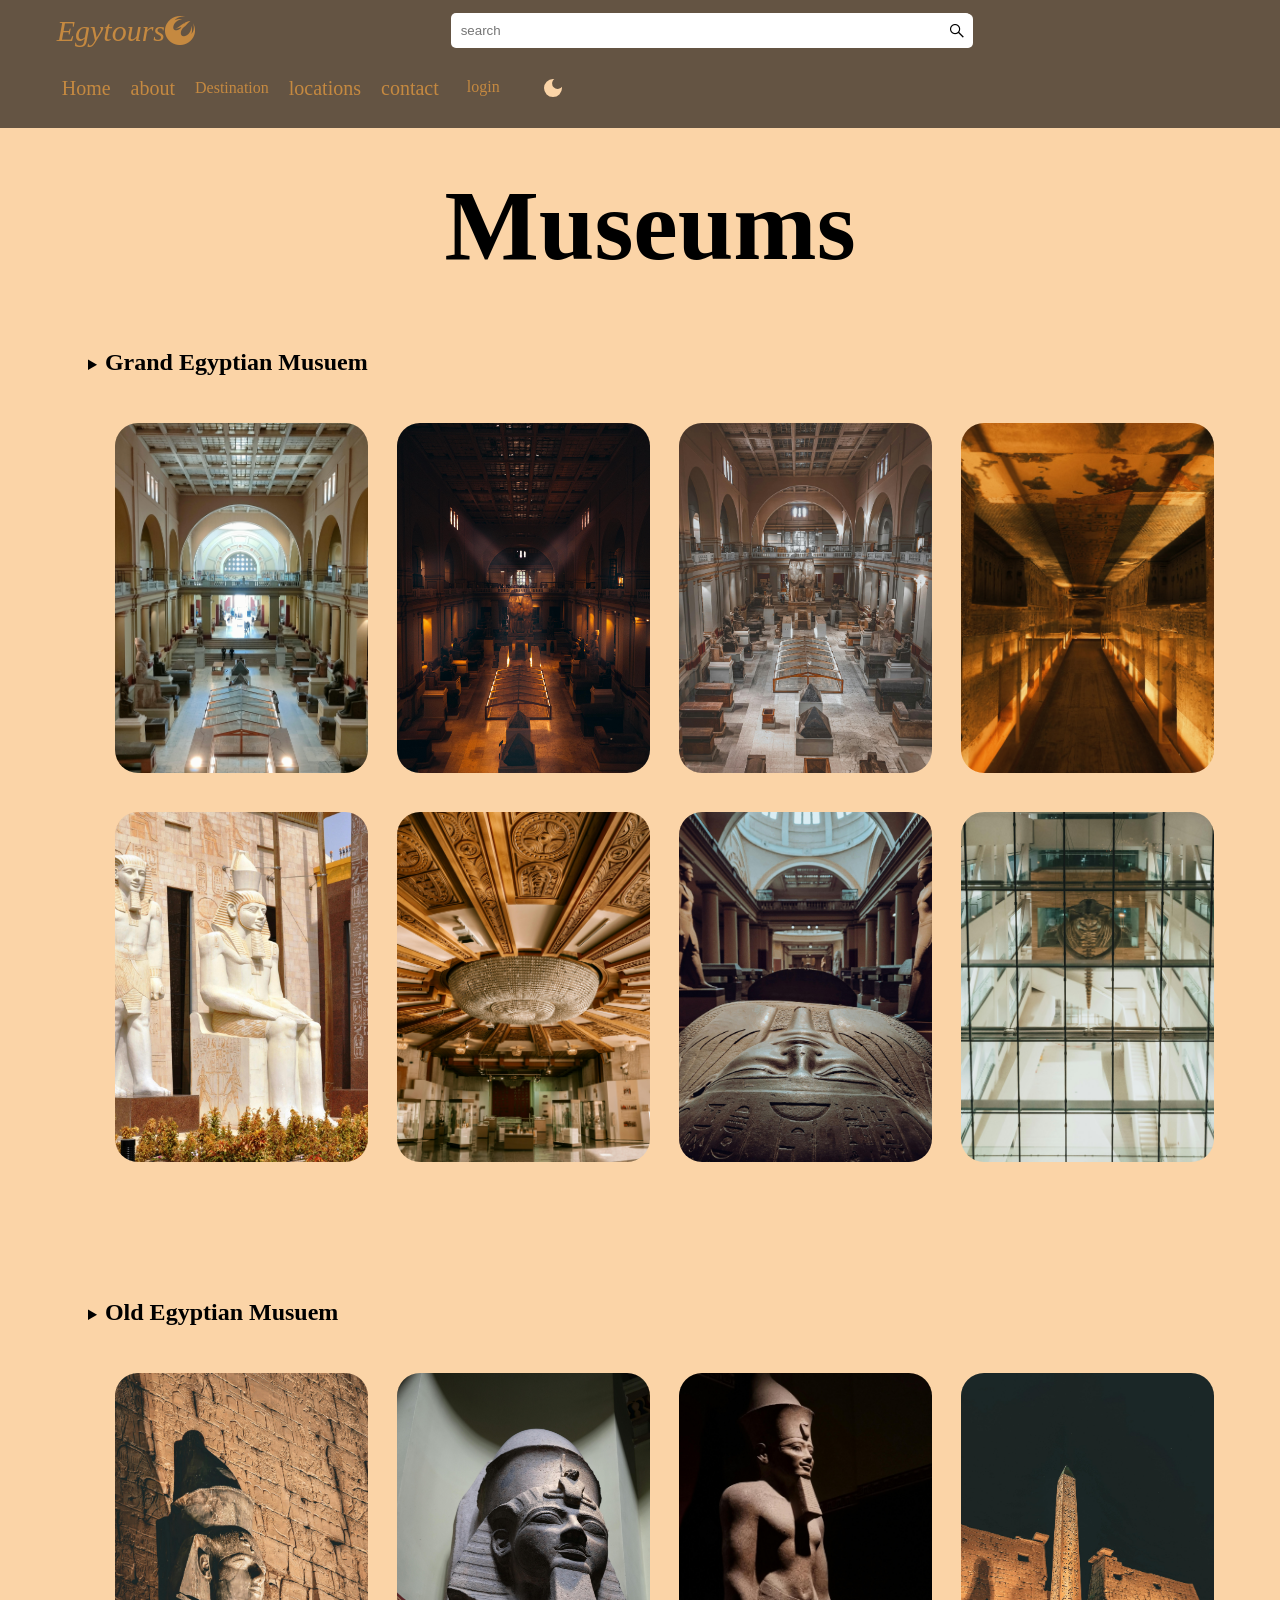
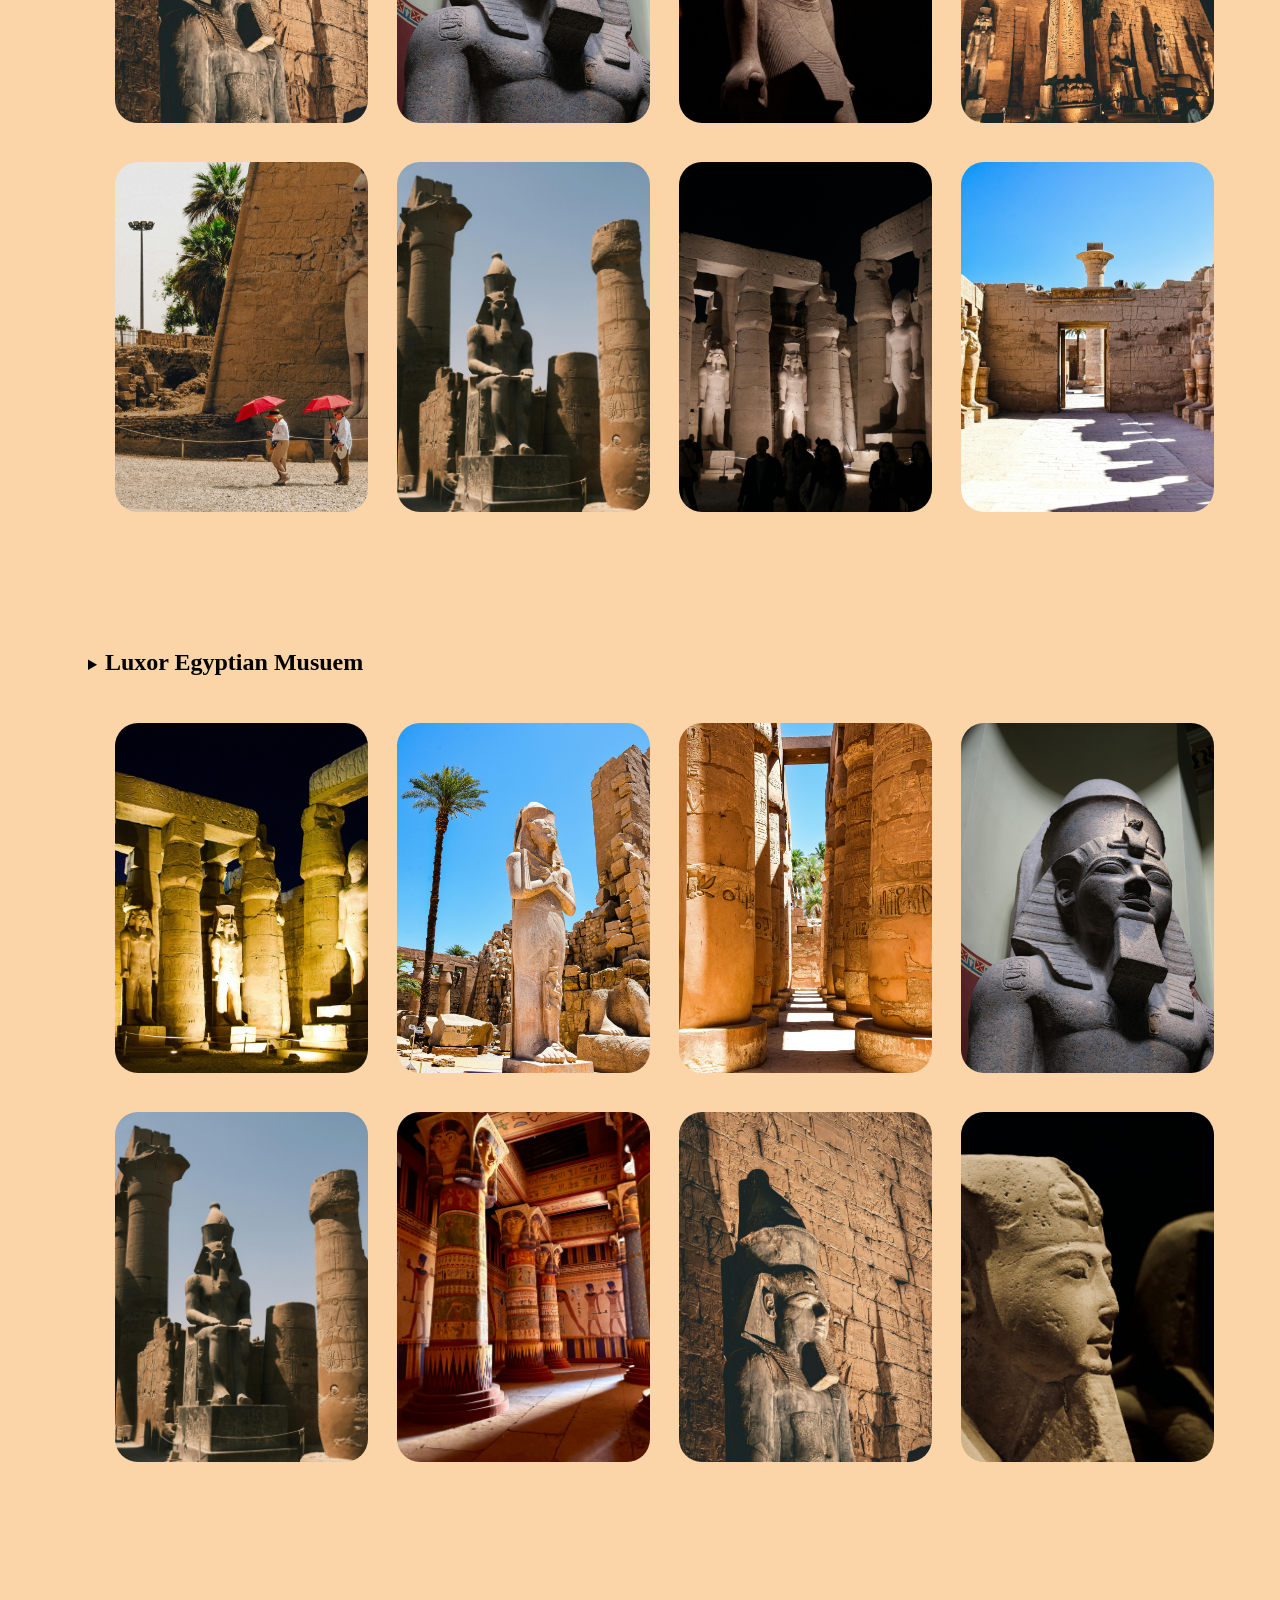
<file: it project/musuem.html>
<!DOCTYPE html>
<html lang="en">

<head>
    <meta charset="UTF-8">
    <meta name="viewport" content="width=device-width, initial-scale=1.0">
    <link rel="stylesheet" href="musuem.css">
    <link rel="stylesheet" href="https://cdnjs.cloudflare.com/ajax/libs/font-awesome/6.5.2/css/all.min.css">

    <title>Document</title>
</head>

<body style="
  font-family: 'Georgia', serif;
 overflow-x: hidden;
">




    <nav style="margin-right: -10px;">
        <div>
            <div class="name"><i>Egytours</i>
                <i id="ic" class="fa-brands fa-phoenix-squadron"></i>
            </div>


            <div class="aa">
                <input class="ee" type="text" placeholder="search ">
                <i id="se" class="fa-brands fa-sistrix"></i>
            </div>
            <div id="google-translate-element"></div>

            <div class="nav-links">
                <div class="ww">
                    <a href="../index.html">Home</a>

                </div>
                <div class="p3">
                    <a href="../New folder/about.html">about</a>
                </div>




                <nav>
                    <ul class="navbar">
                        <li class="button-container">
                            <a href="#" class="button">Destination</a>

                            <ul class="button-list">
                                <li><a href="../Final/pyramids.html">Pyramids</a></li>
                                <li><a href="../Final/mountains.html">Mountains</a></li>
                                <li><a href="../it project/musuem.html">Museums</a></li>
                                <li><a href="../Castles2-main/castle.html">Castles</a></li>
                                <li><a href="../project/temples.html">Temples</a></li>
                                <li><a href="../basmala/Coastal Areas.html">Coastals</a></li>
                                 <li><a href="../it project/oasis.html">Oasis</a></li>
                            </ul>
                        </li>
                    </ul>
                </nav>



                <div class="p2">
                    <a href="../New folder/table.html">locations</a>
                </div>
                <div class="p4">
                    <a href="../Final/contact.html">contact</a>
                </div>
                <div class="p5">
                    <a href="../New folder/login.html">login</a>

                </div>
                <button id="tdark">
                    <svg xmlns="http://www.w3.org/2000/svg" height="24px" viewBox="0 -960 960 960" width="24px"
                        fill="#1f1f1f">
                        <path
                            d="M338.5-338.5Q280-397 280-480t58.5-141.5Q397-680 480-680t141.5 58.5Q680-563 680-480t-58.5 141.5Q563-280 480-280t-141.5-58.5ZM200-440H40v-80h160v80Zm720 0H760v-80h160v80ZM440-760v-160h80v160h-80Zm0 720v-160h80v160h-80ZM256-650l-101-97 57-59 96 100-52 56Zm492 496-97-101 53-55 101 97-57 59Zm-98-550 97-101 59 57-100 96-56-52ZM154-212l101-97 55 53-97 101-59-57Z" />
                    </svg>
                    <svg xmlns="http://www.w3.org/2000/svg" height="24px" viewBox="0 -960 960 960" width="24px"
                        fill="#1f1f1f">
                        <path
                            d="M480-120q-150 0-255-105T120-480q0-150 105-255t255-105q14 0 27.5 1t26.5 3q-41 29-65.5 75.5T444-660q0 90 63 153t153 63q55 0 101-24.5t75-65.5q2 13 3 26.5t1 27.5q0 150-105 255T480-120Z" />
                    </svg>
                </button>


            </div>
        </div>
    </nav>


























    <h1> Museums</h1>
    <div>
        <ul>
            <li>
                <ul>
                    <details>
                        <summary>
                            <h2>Grand Egyptian Musuem</h2>
                        </summary>
                        <I>
                            <p>The Grand Egyptian Museum is one of the most remarkable cultural projects in the world,
                                representing Egypt’s deep-rooted history and its commitment to preserving and showcasing
                                its ancient civilization. Located near the iconic Pyramids of Giza, the museum offers a
                                unique experience where visitors can witness the grandeur of ancient Egypt while
                                standing just moments away from one of the Seven Wonders of the Ancient World. Its
                                strategic location adds a powerful sense of connection between the artifacts inside and
                                the monuments outside.</p>
                        </I>
                    </details>
                    <div class="images1">
                        <img src="pexels-abd-elhamid-zaki-202979635-13754840.jpg" alt="1">
                        <img src="pexels-ast4rk-28978134.jpg" alt="2">
                        <img src="pexels-mohamed-sultan-2723174-6177483.jpg" alt="3">
                        <img src="pexels-mfbeki-35433017.jpg" alt="4">
                        <img src="pexels-dentist-35053757.jpg" alt="5">
                        <img src="pexels-stijn-dijkstra-1306815-15074424.jpg" alt="6">
                        <img src="pexels-hossam-adel-364774369-14411567.jpg" alt="7">
                        <img src="pexels-introspectivedsgn-9321679.jpg" alt="8">

                    </div>
                    <details>
                        <summary>
                            <h2>Old Egyptian Musuem</h2>

                        </summary>
                        <I>
                            <p>The Egyptian Museum Cairo is one of the most iconic cultural landmarks in Egypt and one
                                of the oldest archaeological museums in the Middle East. Located in the heart of Cairo,
                                it was established in 1902 and has since become a symbol of Egypt’s rich and ancient
                                history. The museum building itself reflects a classical architectural style, giving
                                visitors a sense of stepping back in time even before exploring the exhibits inside.
                                Inside the museum, visitors can discover an extraordinary collection of over 100,000
                                artifacts from ancient Egypt.</p>
                        </I>
                    </details>
                    <div class="images2">
                        <img src="pexels-ahad-hasan-1816309676-31977140.jpg" alt="20">
                        <img src="pexels-kokyo-k-244418001-31959105.jpg" alt="21">
                        <img src="pexels-omar-167169385-19277210.jpg" alt="22">
                        <img src="pexels-ahad-hasan-1816309676-33325071.jpg" alt="23">
                        <img src="pexels-mert-celik-1876960105-33634601.jpg" alt="24">
                        <img src="pexels-mfbeki-35217893.jpg" alt="25">
                        <img src="pexels-tizzy-35549816.jpg" alt="26">
                        <img src="pexels-axp-photography-500641970-16535883.jpg" alt="27">

                    </div>
                    <details>
                        <summary>
                            <h2>Luxor Egyptian Musuem</h2>
                        </summary>
                        <I>
                            <p>Luxor Museum is one of the most impressive archaeological museums in Egypt, known for its
                                high-quality display and carefully selected artifacts. Located in the city of Luxor on
                                the east bank of the Nile, the museum offers visitors a peaceful and well-organized
                                experience compared to larger, more crowded museums. It was opened in 1975 and has since
                                gained a reputation for presenting ancient Egyptian history in a clear and elegant way.
                                Unlike many other museums, the Luxor Museum focuses on displaying fewer items but in a
                                more refined and informative manner.</p>
                        </I>
                    </details>
                    <div class="images3">
                        <img src="pexels-axp-photography-500641970-18934606.jpg" alt="50">
                        <img src="pexels-axp-photography-500641970-18934709.jpg" alt="51">
                        <img src="pexels-axp-photography-500641970-18934696.jpg" alt="52">
                        <img src="pexels-kokyo-k-244418001-31959105.jpg" alt="53">
                        <img src="pexels-mfbeki-35217893.jpg" alt="54">
                        <img src="pexels-dilara-albamya-59969382-34275836.jpg" alt="55">
                        <img src="pexels-ahad-hasan-1816309676-31977140.jpg" alt="56">
                        <img src="pexels-antonio-filigno-159809-10210893.jpg" alt="57">
                    </div>
                </ul>

            </li>

        </ul>
    </div>
    <script src="../basmala/js.js"></script>
</body>

</html>
</file>
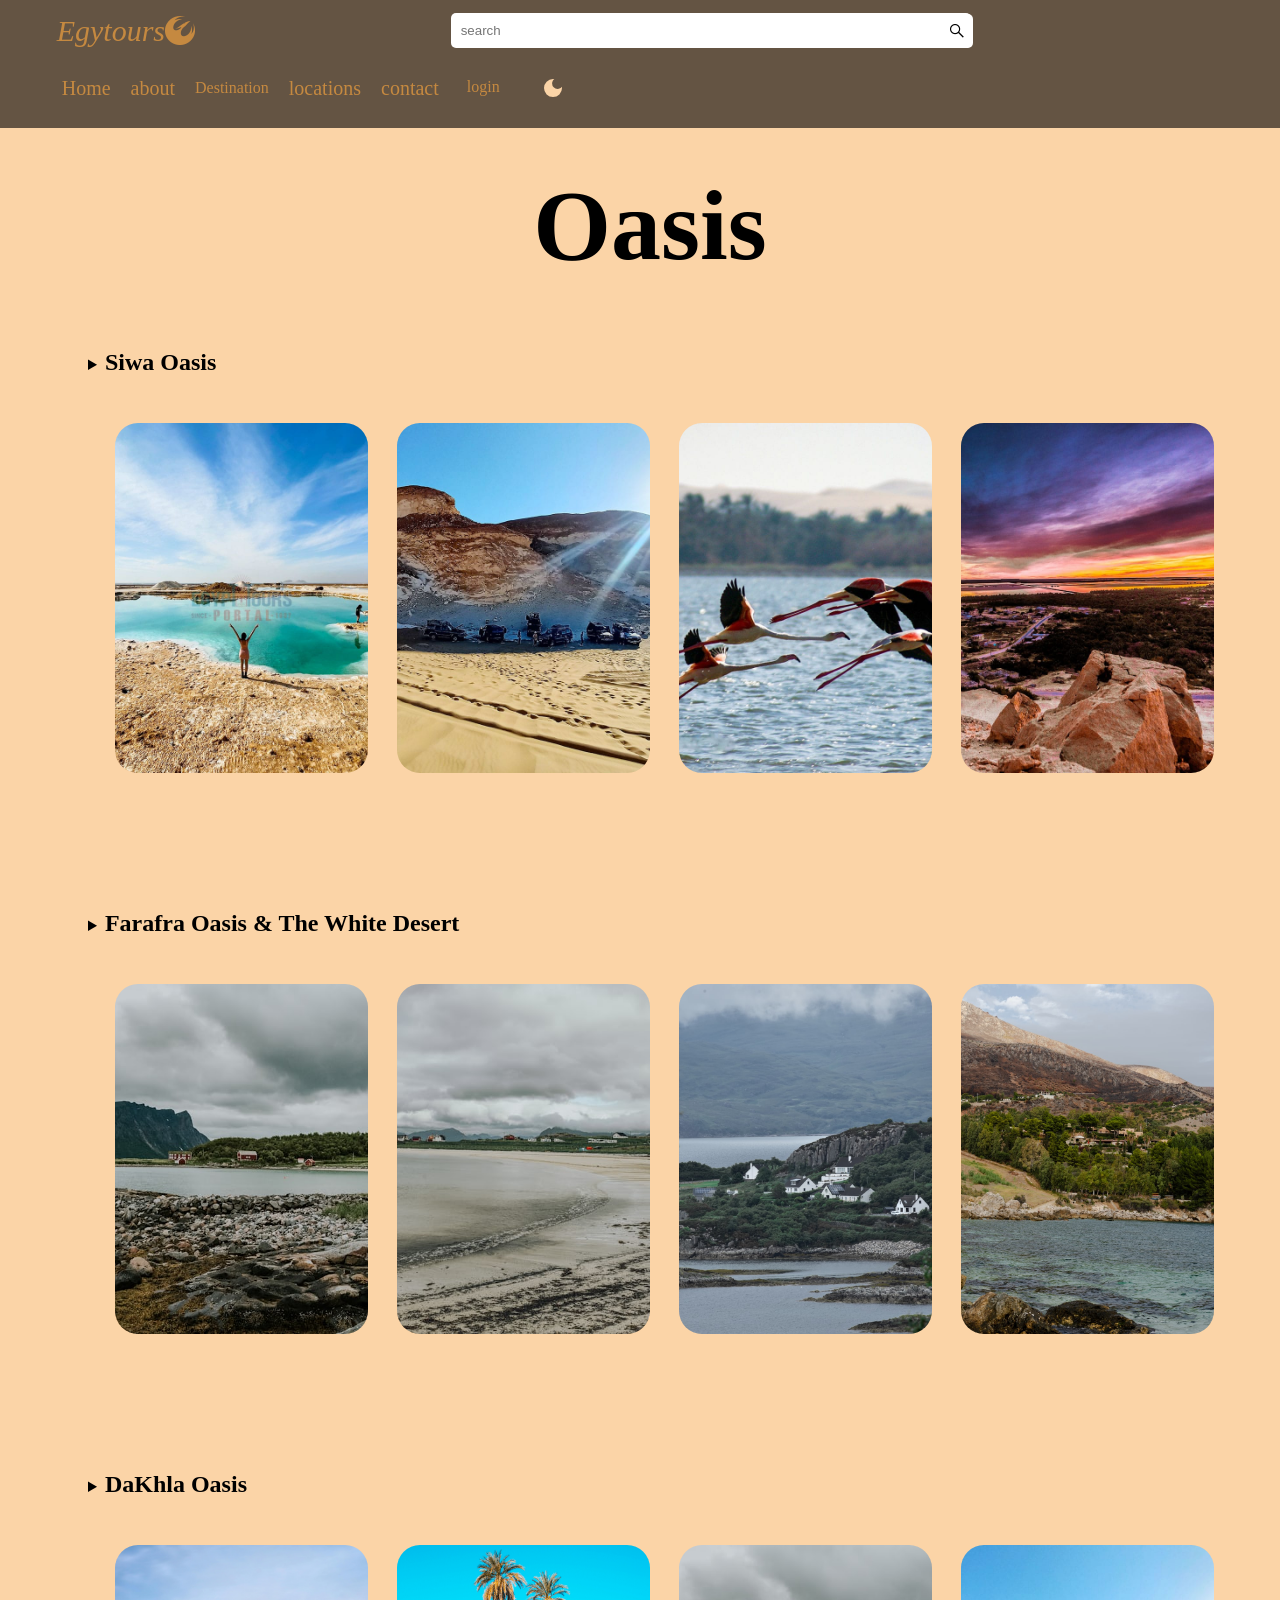
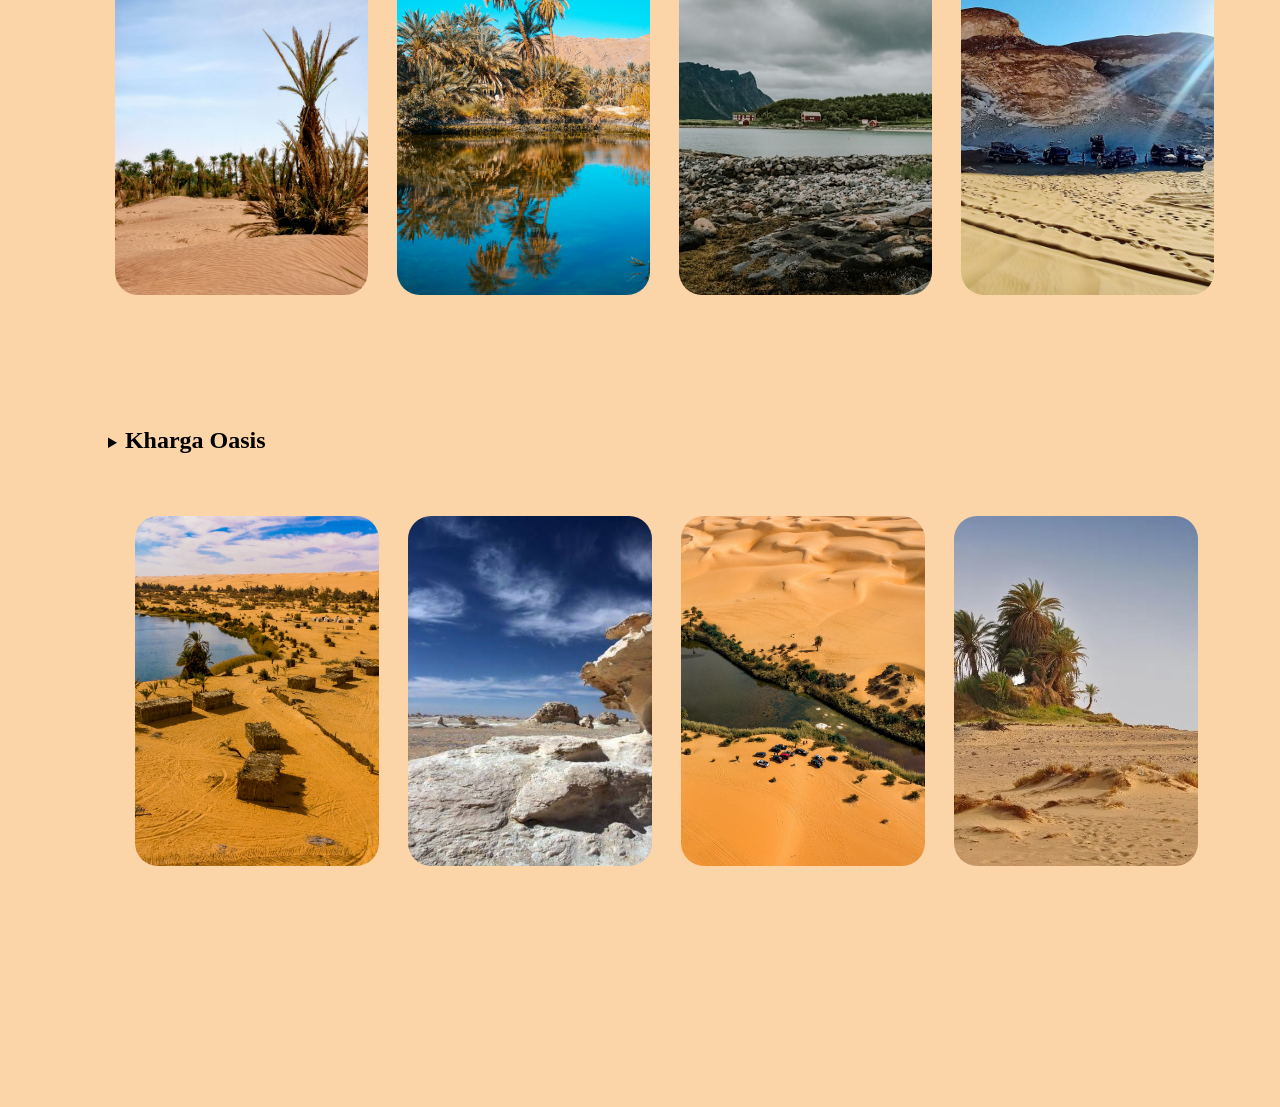
<file: it project/oasis.html>
<!DOCTYPE html>
<html lang="en">

<head>
    <meta charset="UTF-8">
    <meta name="viewport" content="width=device-width, initial-scale=1.0">
    <link rel="stylesheet" href="https://cdnjs.cloudflare.com/ajax/libs/font-awesome/6.5.2/css/all.min.css">

    <link rel="stylesheet" href="oasis.css">
    <title>Document</title>
</head>

<body style="overflow-x: hidden;">





    <nav style="margin-right: -10px;">
        <div>
            <div class="name"><i>Egytours</i>
                <i id="ic" class="fa-brands fa-phoenix-squadron"></i>
            </div>


            <div class="aa">
                <input class="ee" type="text" placeholder="search ">
                <i id="se" class="fa-brands fa-sistrix"></i>
            </div>
            <div id="google-translate-element"></div>

            <div class="nav-links">
                <div class="ww">
                    <a href="../index.html">Home</a>

                </div>
                <div class="p3">
                    <a href="../New folder/about.html">about</a>
                </div>
                <nav>
                    <ul class="navbar">
                        <li class="button-container">
                            <a href="#" class="button">Destination</a>

                            <ul class="button-list">
                                <li><a href="../Final/pyramids.html">Pyramids</a></li>
                                <li><a href="../Final/mountains.html">Mountains</a></li>
                                <li><a href="../it project/musuem.html">Museums</a></li>
                                <li><a href="../Castles2-main/castle.html">Castles</a></li>
                                <li><a href="../project/temples.html">Temples</a></li>
                                <li><a href="../basmala/Coastal Areas.html">Coastals</a></li>
                                 <li><a href="../it project/oasis.html">Oasis</a></li>
                            </ul>
                        </li>
                    </ul>
                </nav>





                <div class="p2">
                    <a href="../New folder/table.html">locations</a>
                </div>
                <div class="p4">
                    <a href="../Final/contact.html">contact</a>
                </div>
                <div class="p5">
                    <a href="../New folder/login.html">login</a>

                </div>
                <button id="tdark">
                    <svg xmlns="http://www.w3.org/2000/svg" height="24px" viewBox="0 -960 960 960" width="24px"
                        fill="#1f1f1f">
                        <path
                            d="M338.5-338.5Q280-397 280-480t58.5-141.5Q397-680 480-680t141.5 58.5Q680-563 680-480t-58.5 141.5Q563-280 480-280t-141.5-58.5ZM200-440H40v-80h160v80Zm720 0H760v-80h160v80ZM440-760v-160h80v160h-80Zm0 720v-160h80v160h-80ZM256-650l-101-97 57-59 96 100-52 56Zm492 496-97-101 53-55 101 97-57 59Zm-98-550 97-101 59 57-100 96-56-52ZM154-212l101-97 55 53-97 101-59-57Z" />
                    </svg>
                    <svg xmlns="http://www.w3.org/2000/svg" height="24px" viewBox="0 -960 960 960" width="24px"
                        fill="#1f1f1f">
                        <path
                            d="M480-120q-150 0-255-105T120-480q0-150 105-255t255-105q14 0 27.5 1t26.5 3q-41 29-65.5 75.5T444-660q0 90 63 153t153 63q55 0 101-24.5t75-65.5q2 13 3 26.5t1 27.5q0 150-105 255T480-120Z" />
                    </svg>
                </button>
            </div>
        </div>
    </nav>


    <h1> Oasis</h1>
    <div>
        <ul>
            <li>
                <ul>
                    <details>
                        <summary>
                            <h2>Siwa Oasis</h2>
                        </summary>
                        <I>
                            <p>Siwa Oasis is one of the most beautiful and unique destinations in Egypt's Western
                                Desert. It is famous for its stunning natural landscapes, including vast olive and palm
                                groves, and crystal-clear salt lakes that look like turquoise mirrors. The oasis is also
                                known for its rich history, such as the ancient "Temple of the Oracle" where Alexander
                                the Great once visited. What makes Siwa truly special is its unique culture and the warm
                                hospitality of its people. Whether you want to swim in Cleopatra’s Bath or watch the
                                sunset from Fatnas Island, Siwa offers an unforgettable experience of peace and beauty.
                            </p>
                        </I>
                    </details>
                    <div class="images1">
                        <img src="WhatsApp Image 2026-04-30 at 18.28.22 (4).jpeg" alt="1">
                        <img src="WhatsApp Image 2026-04-30 at 18.28.22 (3).jpeg " alt="2">
                        <img src="WhatsApp Image 2026-04-30 at 18.28.23 (1).jpeg" alt="3">
                        <img src="WhatsApp Image 2026-04-30 at 18.28.23 (2).jpeg" alt="4">


                    </div>
                    <details>
                        <summary>
                            <h2>Farafra Oasis & The White Desert</h2>

                        </summary>
                        <I>
                            <p>Farafra Oasis & The White Desert
                                Located in the New Valley Governorate of Egypt, Farafra Oasis is world-renowned for its
                                proximity to the White Desert National Park. It is characterized by its surreal,
                                snow-white chalk rock formations carved by wind erosion into alien-like shapes, such as
                                the famous "Mushroom" rock. This unique geological wonder stands in stark contrast to
                                the surrounding golden desert, offering one of the most otherworldly natural landscapes
                                on Earth.</p>
                        </I>
                    </details>
                    <div class="images2">
                        <img src="WhatsApp Image 2026-04-30 at 18.28.22 (2).jpeg" alt="20">
                        <img src="WhatsApp Image 2026-04-30 at 18.28.21 (3).jpeg" alt="21">
                        <img src="WhatsApp Image 2026-04-30 at 18.28.21 (2).jpeg" alt="22">
                        <img src="WhatsApp Image 2026-04-30 at 18.28.21 (1).jpeg " alt="23">

                    </div>
                    <details>
                        <summary>
                            <h2>DaKhla Oasis</h2>
                        </summary>
                        <I>
                            <p>Dakhla Oasis is one of the most beautiful and enchanting oases in Egypt's Western Desert.
                                It is located in the New Valley Governorate, between Farafra and Kharga oases.
                                Surrounded by stunning pink cliffs and lush green palm groves, Dakhla offers a peaceful
                                escape from the crowded cities. It is famous for its traditional mud-brick architecture
                                and its hundreds of natural thermal springs, which are used for both irrigation and
                                relaxation.</p>
                        </I>
                    </details>
                    <div class="images3">
                        <img src="pexels-mographe-30490947.jpg" alt="50">
                        <img src="pexels-merakshot-4480673.jpg" alt="51">
                        <img src="WhatsApp Image 2026-04-30 at 18.28.22 (2).jpeg" alt="20">

                        <img src="WhatsApp Image 2026-04-30 at 18.28.22 (3).jpeg" alt="53">

                        <details>
                            <summary>
                                <h2>Kharga Oasis</h2>
                            </summary>
                            <I>
                                <p>Kharga Oasis
                                    Located in the New Valley Governorate, the Kharga Oasis is the largest and most
                                    ancient of the five oases in Egypt’s Western Desert. It serves as a vital historical
                                    gateway, characterized by its vast desert plains and significant archaeological
                                    landmarks, most notably the Temple of Hibis and the Necropolis of Al-Bagawat, one of
                                    the earliest Christian cemeteries in the world. The oasis is a unique blend of
                                    modern development and deep-rooted history, featuring sprawling palm groves, natural
                                    thermal springs, and ruins that date back to Pharaonic, Persian, and Roman times.
                                </p>
                            </I>
                        </details>
                        <div class="images4">
                            <img src="pexels-mohammed-alnaily-3073685-36885278.jpg">
                            <img src="WhatsApp Image 2026-04-30 at 18.24.21.jpeg">
                            <img src="pexels-mohammed-alnaily-3073685-36885274.jpg">
                            <img src="WhatsApp Image 2026-04-30 at 18.24.21 (2).jpeg">

                        </div>
                </ul>

            </li>

        </ul>
    </div>

    <script src="../basmala/js.js"></script>
</body>

</html>
</file>
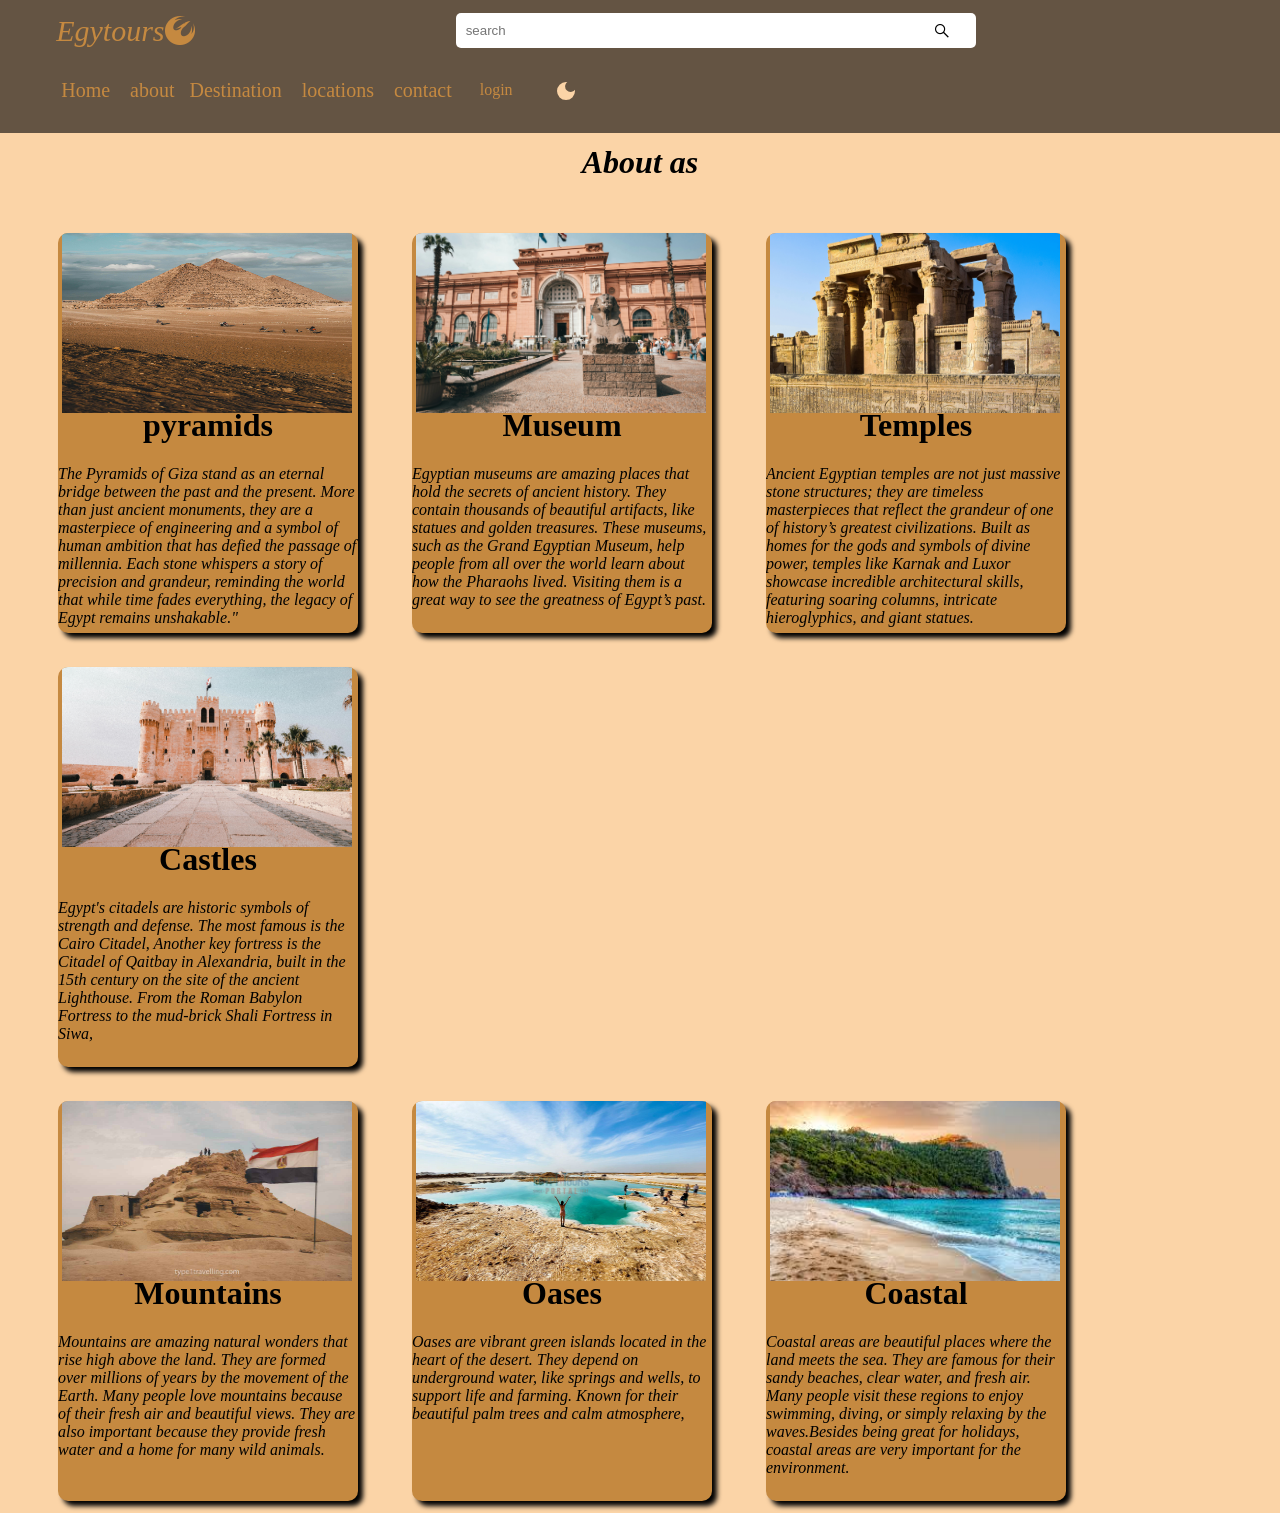
<file: New folder/about.html>
<!DOCTYPE html>
<html lang="en">

<head>
    <meta charset="UTF-8">
    <meta name="viewport" content="width=device-width, initial-scale=1.0">
    <title>Document</title>
    <link rel="stylesheet" href="../test.css">
    <link rel="stylesheet" href="https://cdnjs.cloudflare.com/ajax/libs/font-awesome/6.5.2/css/all.min.css">

</head>

<body id="bbody" style="overflow-x: hidden;">

    <nav>
        <div>
            <div class="name"><i>Egytours</i>
                <i id="ic" class="fa-brands fa-phoenix-squadron"></i>
            </div>


            <div class="aa">
                <input class="ee" type="text" placeholder="search ">
                <i id="se" class="fa-brands fa-sistrix"></i>
            </div>
            <div id="google-translate-element"></div>

            <div class="nav-links">
                <div class="ww">
                    <a href="../index.html">Home</a>

                </div>
                <div class="p3">
                    <a href="about.html">about</a>
                    <nav>
                        <ul class="navbar">
                            <li class="button-container">
                                <a href="#" class="button">Destination</a>

                                <ul class="button-list">
                                    <li><a href="../Final/pyramids.html">Pyramids</a></li>
                                    <li><a href="../Final/mountains.html">Mountains</a></li>
                                    <li><a href="../it project/musuem.html">Museums</a></li>
                                    <li><a href="../Castles2-main/castle.html">Castles</a></li>
                                    <li><a href="../project/temples.html">Temples</a></li>
                                    <li><a href="../basmala/Coastal Areas.html">Coastals</a></li>
                                     <li><a href="../it project/oasis.html">Oasis</a></li>
                                </ul>
                            </li>
                        </ul>
                    </nav>







                </div>
                <div class="p2">
                    <a href="table.html">locations</a>
                </div>
                <div class="p4">
                    <a href="../Final/contact.html">contact</a>
                </div>
                <div class="p5">
                    <a href="login.html">login</a>

                </div>
                <button id="tdark">
                    <svg xmlns="http://www.w3.org/2000/svg" height="24px" viewBox="0 -960 960 960" width="24px"
                        fill="#1f1f1f">
                        <path
                            d="M338.5-338.5Q280-397 280-480t58.5-141.5Q397-680 480-680t141.5 58.5Q680-563 680-480t-58.5 141.5Q563-280 480-280t-141.5-58.5ZM200-440H40v-80h160v80Zm720 0H760v-80h160v80ZM440-760v-160h80v160h-80Zm0 720v-160h80v160h-80ZM256-650l-101-97 57-59 96 100-52 56Zm492 496-97-101 53-55 101 97-57 59Zm-98-550 97-101 59 57-100 96-56-52ZM154-212l101-97 55 53-97 101-59-57Z" />
                    </svg>
                    <svg xmlns="http://www.w3.org/2000/svg" height="24px" viewBox="0 -960 960 960" width="24px"
                        fill="#1f1f1f">
                        <path
                            d="M480-120q-150 0-255-105T120-480q0-150 105-255t255-105q14 0 27.5 1t26.5 3q-41 29-65.5 75.5T444-660q0 90 63 153t153 63q55 0 101-24.5t75-65.5q2 13 3 26.5t1 27.5q0 150-105 255T480-120Z" />
                    </svg>
                </button>

            </div>
        </div>
    </nav>



    <h1 class="about1" style="text-align: center;"><i>About as</i></h1>
    <div class="about">
        <a href="../Final/pyramids.html">

            <img src="css/images/pexels-ozgomz-7566890 (1).jpg">
            <h1>pyramids</h1>
            <i>The Pyramids of Giza stand as an eternal bridge between the past and the present.
                More than just ancient monuments,
                they are a masterpiece of engineering and a symbol of human ambition that has defied the passage of
                millennia.
                Each stone whispers a story of precision and grandeur,
                reminding the world that while time fades everything,
                the legacy of Egypt remains unshakable."</i>
        </a>

    </div>
    <div class="about">
        <a href="../it project/musuem.html">

            <img src="css/images/pexels-spencer-4353815.jpg">
            <h1>Museum</h1>
            <i>
                Egyptian museums are amazing places that hold the secrets of ancient history.
                They contain thousands of beautiful artifacts,
                like statues and golden treasures. These museums, such as the Grand Egyptian Museum,
                help people from all over the world learn about how the Pharaohs lived.
                Visiting them is a great way to see the greatness of Egypt’s past.

            </i>
        </a>





    </div>

    <div class="about">
        <a href="../project/temples.html">

            <img src="css/images/pexels-axp-photography-500641970-18934565.jpg">
            <h1>Temples</h1>
            <i>
                Ancient Egyptian temples are not just massive stone structures;
                they are timeless masterpieces that reflect the grandeur of one of history’s greatest civilizations.
                Built as homes for the gods and symbols of divine power,
                temples like Karnak and Luxor showcase incredible architectural skills,
                featuring soaring columns, intricate hieroglyphics, and giant statues.

            </i>
        </a>


    </div>
    <div class="about">
        <a href="../Castles2-main/castle.html">

            <img src="css/images/pexels-juan-nino-3824481-9824456.jpg">
            <h1>Castles</h1>
            <i>

                Egypt's citadels are historic symbols of strength and defense.
                The most famous is the Cairo Citadel,
                Another key fortress is the Citadel of Qaitbay in Alexandria,
                built in the 15th century on the site of the ancient Lighthouse.
                From the Roman Babylon Fortress to the mud-brick Shali Fortress in Siwa,
            </i>
        </a>


    </div>
    <br />


    <div class="about">
        <a href="../Final/mountains.html">

            <img src="../Final/Pictures/gabal-al-mawta-tourists.jpg">
            <h1>Mountains</h1>
            <i>
                Mountains are amazing natural wonders that rise high above the land.
                They are formed over millions of years by the movement of the Earth.
                Many people love mountains because of their fresh air and beautiful views.
                They are also important because they provide fresh water and a home for many wild animals.
            </i>
        </a>


    </div>



    <div class="about">
        <a href="../it project/oasis.html">

            <img src="../it project/WhatsApp Image 2026-04-30 at 18.28.22 (4).jpeg">
            <h1>Oases</h1>
            <i>
                Oases are vibrant green islands located in the heart of the desert.
                They depend on underground water, like springs and wells, to support life and farming.
                Known for their beautiful palm trees and calm atmosphere,

            </i>
        </a>


    </div>

    <div class="about">
        <a href="../basmala/Coastal Areas.html">

            <img src="../basmala/photos/Cleopatra Beach.jpg">
            <h1>Coastal</h1>
            <i>
                Coastal areas are beautiful places where the land meets the sea.
                They are famous for their sandy beaches, clear water, and fresh air.
                Many people visit these regions to enjoy swimming, diving, or simply relaxing by the waves.
                ​Besides being great for holidays, coastal areas are very important for the environment.

            </i>
        </a>


    </div>



    <script src="../basmala/js.js"></script>

</body>

</html>
</file>
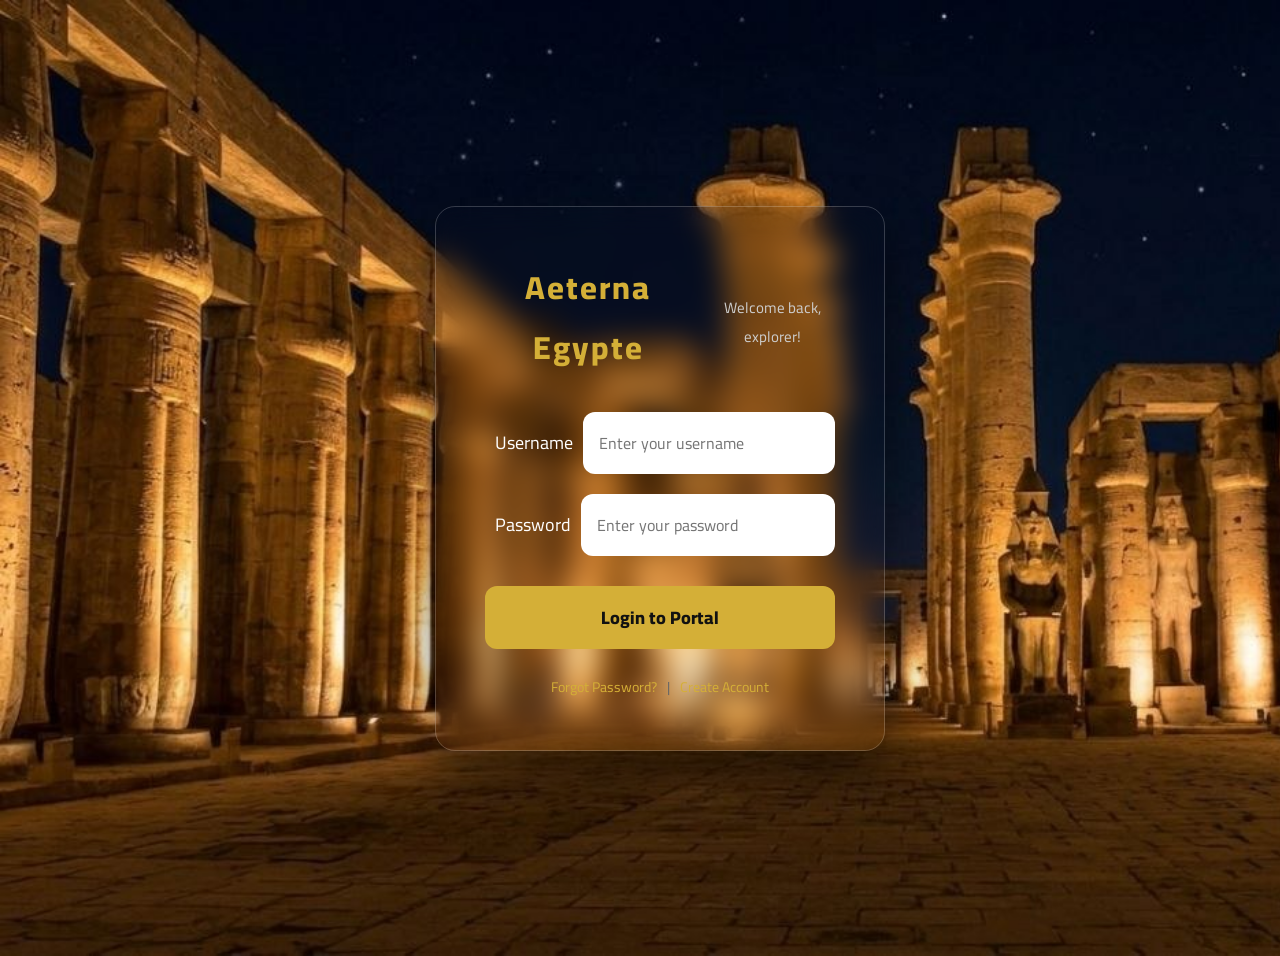
<file: New folder/log in.html>
<!DOCTYPE html>
<html lang="en">

<head>
    <meta charset="UTF-8">
    <meta name="viewport" content="width=device-width, initial-scale=1.0">
    <title>Aeterna Egypte - Login</title>
    <link href="https://fonts.googleapis.com/css2?family=Cairo:wght@400;600;800&display=swap" rel="stylesheet">
    <link rel="stylesheet" href="../test.css">

</head>

<body style="background-image: url(css/images/6026022181139057916.jpg);
overflow: hidden; background-size: cover;">

    <div class="login-screen-area">

        <div class="login-card">
            <div class="card-header">
                <h1>Aeterna Egypte</h1>
                <p>Welcome back, explorer!</p>
            </div>

            <form class="login-form">
                <div class="form-group">
                    <label>Username</label>
                    <input type="text" placeholder="Enter your username">
                </div>

                <div class="form-group">
                    <label>Password</label>
                    <input type="password" placeholder="Enter your password">
                </div>

                <button type="submit" class="submit-btn">Login to Portal</button>
            </form>

            <div class="card-footer">
                <a href="#">Forgot Password?</a>
                <span class="sep">|</span>
                <a href="#">Create Account</a>
            </div>
        </div>

    </div>


    <script src="script.js"></script>

</body>

</html>
</file>
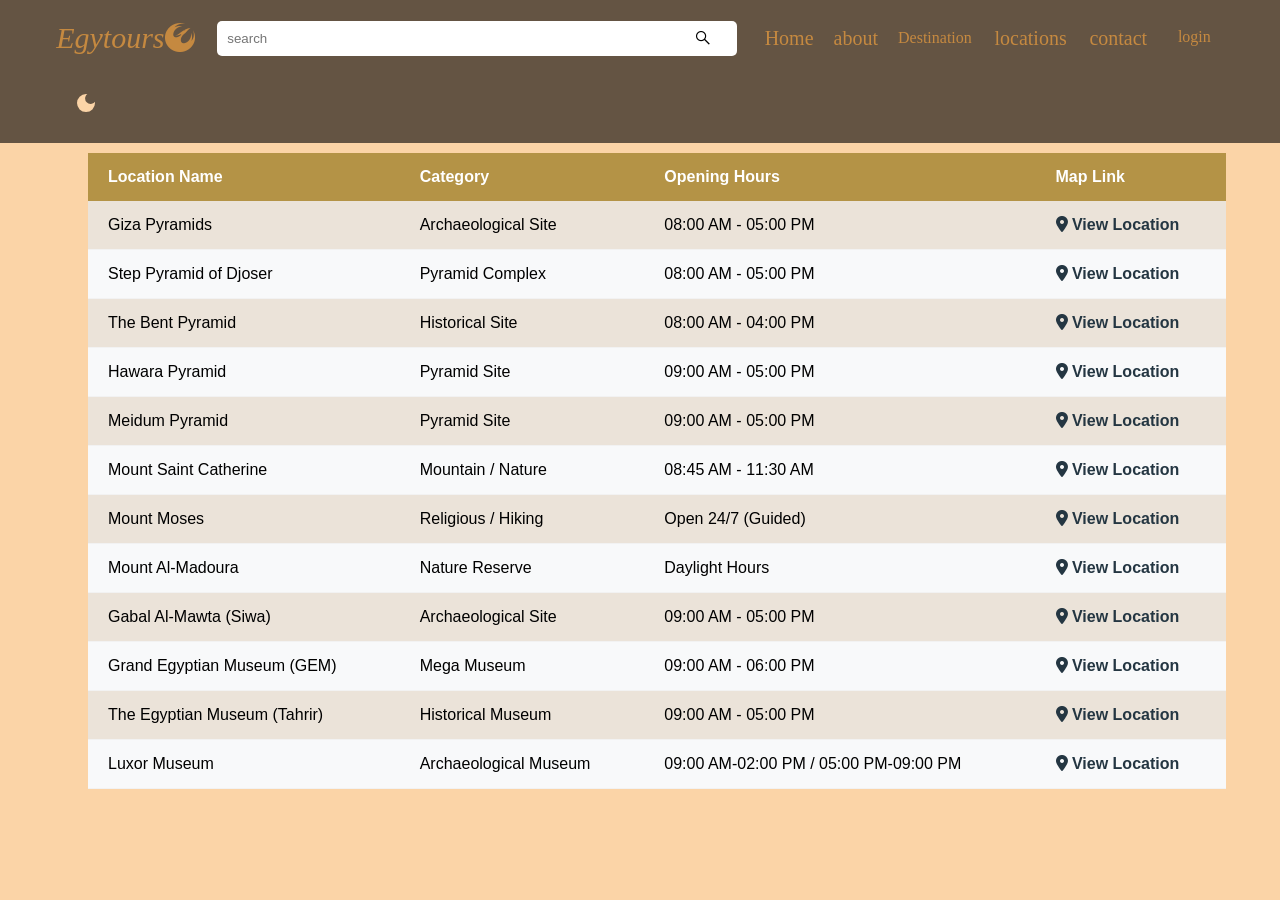
<file: New folder/table.html>
<!DOCTYPE html>
<html lang="en">

<head>
    <meta charset="UTF-8">
    <meta name="viewport" content="width=device-width, initial-scale=1.0">
    <link rel="stylesheet" href="../test.css">
    <link rel="stylesheet" href="https://cdnjs.cloudflare.com/ajax/libs/font-awesome/6.5.2/css/all.min.css">

    <title>Document</title>
</head>

<body style="overflow-y:scroll;
      overflow-x:hidden;
    " id="bbody">

    <nav>
        <div>
            <div class="name"><i>Egytours</i>
                <i id="ic" class="fa-brands fa-phoenix-squadron"></i>
            </div>


            <div class="aa">
                <input class="ee" type="text" placeholder="search ">
                <i id="se" class="fa-brands fa-sistrix"></i>
            </div>
            <div id="google-translate-element"></div>

            <div class="nav-links">
                <div class="ww">
                    <a href="../index.html">Home</a>
                </div>
                <div class="p3">
                    <a href="about.html">about</a>
                </div>


                <nav>
                    <ul class="navbar">
                        <li class="button-container">
                            <a href="#" class="button">Destination</a>

                            <ul class="button-list">
                                <li><a href="../Final/pyramids.html">Pyramids</a></li>
                                <li><a href="../Final/mountains.html">Mountains</a></li>
                                <li><a href="../it project/musuem.html">Museums</a></li>
                                <li><a href="../Castles2-main/castle.html">Castles</a></li>
                                <li><a href="../project/temples.html">Temples</a></li>
                                <li><a href="../basmala/Coastal Areas.html">Coastals</a></li>
                                 <li><a href="../it project/oasis.html">Oasis</a></li>
                            </ul>
                        </li>
                    </ul>
                </nav>


            </div>

            <div class="p2">
                <a href="table.html">locations</a>
            </div>
            <div class="p4">
                <a href="../Final/contact.html">contact</a>
            </div>
            <div class="p5">
                <a href="login.html">login</a>

            </div>
            <button id="tdark">
                <svg xmlns="http://www.w3.org/2000/svg" height="24px" viewBox="0 -960 960 960" width="24px"
                    fill="#1f1f1f">
                    <path
                        d="M338.5-338.5Q280-397 280-480t58.5-141.5Q397-680 480-680t141.5 58.5Q680-563 680-480t-58.5 141.5Q563-280 480-280t-141.5-58.5ZM200-440H40v-80h160v80Zm720 0H760v-80h160v80ZM440-760v-160h80v160h-80Zm0 720v-160h80v160h-80ZM256-650l-101-97 57-59 96 100-52 56Zm492 496-97-101 53-55 101 97-57 59Zm-98-550 97-101 59 57-100 96-56-52ZM154-212l101-97 55 53-97 101-59-57Z" />
                </svg>
                <svg xmlns="http://www.w3.org/2000/svg" height="24px" viewBox="0 -960 960 960" width="24px"
                    fill="#1f1f1f">
                    <path
                        d="M480-120q-150 0-255-105T120-480q0-150 105-255t255-105q14 0 27.5 1t26.5 3q-41 29-65.5 75.5T444-660q0 90 63 153t153 63q55 0 101-24.5t75-65.5q2 13 3 26.5t1 27.5q0 150-105 255T480-120Z" />
                </svg>
            </button>
        </div>
        </div>
    </nav>








    <div class="table">
        <table class="tourist-table">
            <thead>
                <tr>
                    <th>Location Name</th>
                    <th>Category</th>
                    <th>Opening Hours</th>
                    <th>Map Link</th>
                </tr>
            </thead>
            <tbody>
                <tr>
                    <td>Giza Pyramids</td>
                    <td>Archaeological Site</td>
                    <td>08:00 AM - 05:00 PM</td>
                    <td><a href="https://maps.app.goo.gl/EVbYkKQQcZ6U9Fqi6">
                            <i class="fa-solid fa-location-dot"></i>

                            View Location</a></td>
                </tr>
                <tr>
                    <td>Step Pyramid of Djoser</td>
                    <td>Pyramid Complex</td>
                    <td>08:00 AM - 05:00 PM</td>
                    <td><a href="https://maps.app.goo.gl/xCUGfSLkeGJAThAQ6">
                            <i class="fa-solid fa-location-dot"></i>

                            View Location

                        </a></td>
                </tr>
                <tr>
                    <td>The Bent Pyramid</td>
                    <td>Historical Site</td>
                    <td>08:00 AM - 04:00 PM</td>
                    <td><a href="https://maps.app.goo.gl/mEW8xBKkJVwzVWux6">
                            <i class="fa-solid fa-location-dot"></i>

                            View Location


                        </a></td>
                </tr>
                <tr>
                    <td>Hawara Pyramid</td>
                    <td>Pyramid Site</td>
                    <td>09:00 AM - 05:00 PM</td>
                    <td><a href="https://maps.app.goo.gl/mEW8xBKkJVwzVWux6">
                            <i class="fa-solid fa-location-dot"></i>

                            View Location

                        </a></td>
                </tr>
                <tr>
                    <td>Meidum Pyramid</td>
                    <td>Pyramid Site</td>
                    <td>09:00 AM - 05:00 PM</td>
                    <td><a href="https://maps.app.goo.gl/3McH2sZeA1WbFpjP7">
                            <i class="fa-solid fa-location-dot"></i>

                            View Location</a></td>
                </tr>

                <tr>
                    <td>Mount Saint Catherine</td>
                    <td>Mountain / Nature</td>
                    <td>08:45 AM - 11:30 AM</td>
                    <td><a href="https://maps.app.goo.gl/7JnJUpAt3nEnUnRW9">
                            <i class="fa-solid fa-location-dot"></i>

                            View Location</a></td>
                </tr>
                <tr>
                    <td>Mount Moses</td>
                    <td>Religious / Hiking</td>
                    <td>Open 24/7 (Guided)</td>
                    <td><a href="https://maps.app.goo.gl/3McH2sZeA1WbFpjP7">
                            <i class="fa-solid fa-location-dot"></i>

                            View Location</a></td>
                </tr>
                <tr>
                    <td>Mount Al-Madoura</td>
                    <td>Nature Reserve</td>
                    <td>Daylight Hours</td>
                    <td><a href="">

                            <i class="fa-solid fa-location-dot"></i>

                            View Location</a></td>
                </tr>
                <tr>
                    <td>Gabal Al-Mawta (Siwa)</td>
                    <td>Archaeological Site</td>
                    <td>09:00 AM - 05:00 PM</td>
                    <td><a href="https://maps.app.goo.gl/tNXKExBUHpSLytS28">
                            <i id="icon" class="fa-solid fa-location-dot"></i>

                            View Location</a></td>
                </tr>

                <tr>
                    <td>Grand Egyptian Museum (GEM)</td>
                    <td>Mega Museum</td>
                    <td>09:00 AM - 06:00 PM</td>
                    <td><a href="#">
                            <i id="icon" class="fa-solid fa-location-dot"></i>

                            View Location</a></td>
                </tr>
                <tr>
                    <td>The Egyptian Museum (Tahrir)</td>
                    <td>Historical Museum</td>
                    <td>09:00 AM - 05:00 PM</td>
                    <td><a href="#">
                            <i id="icon" class="fa-solid fa-location-dot"></i>

                            View Location</a></td>
                </tr>
                <tr>
                    <td>Luxor Museum</td>
                    <td>Archaeological Museum</td>
                    <td>09:00 AM-02:00 PM / 05:00 PM-09:00 PM</td>
                    <td><a href="">
                            <i class="fa-solid fa-location-dot"></i>

                            View Location</a></td>
                </tr>
            </tbody>
        </table>
    </div>

    <script src="../basmala/js.js"></script>
</body>

</html>
</file>
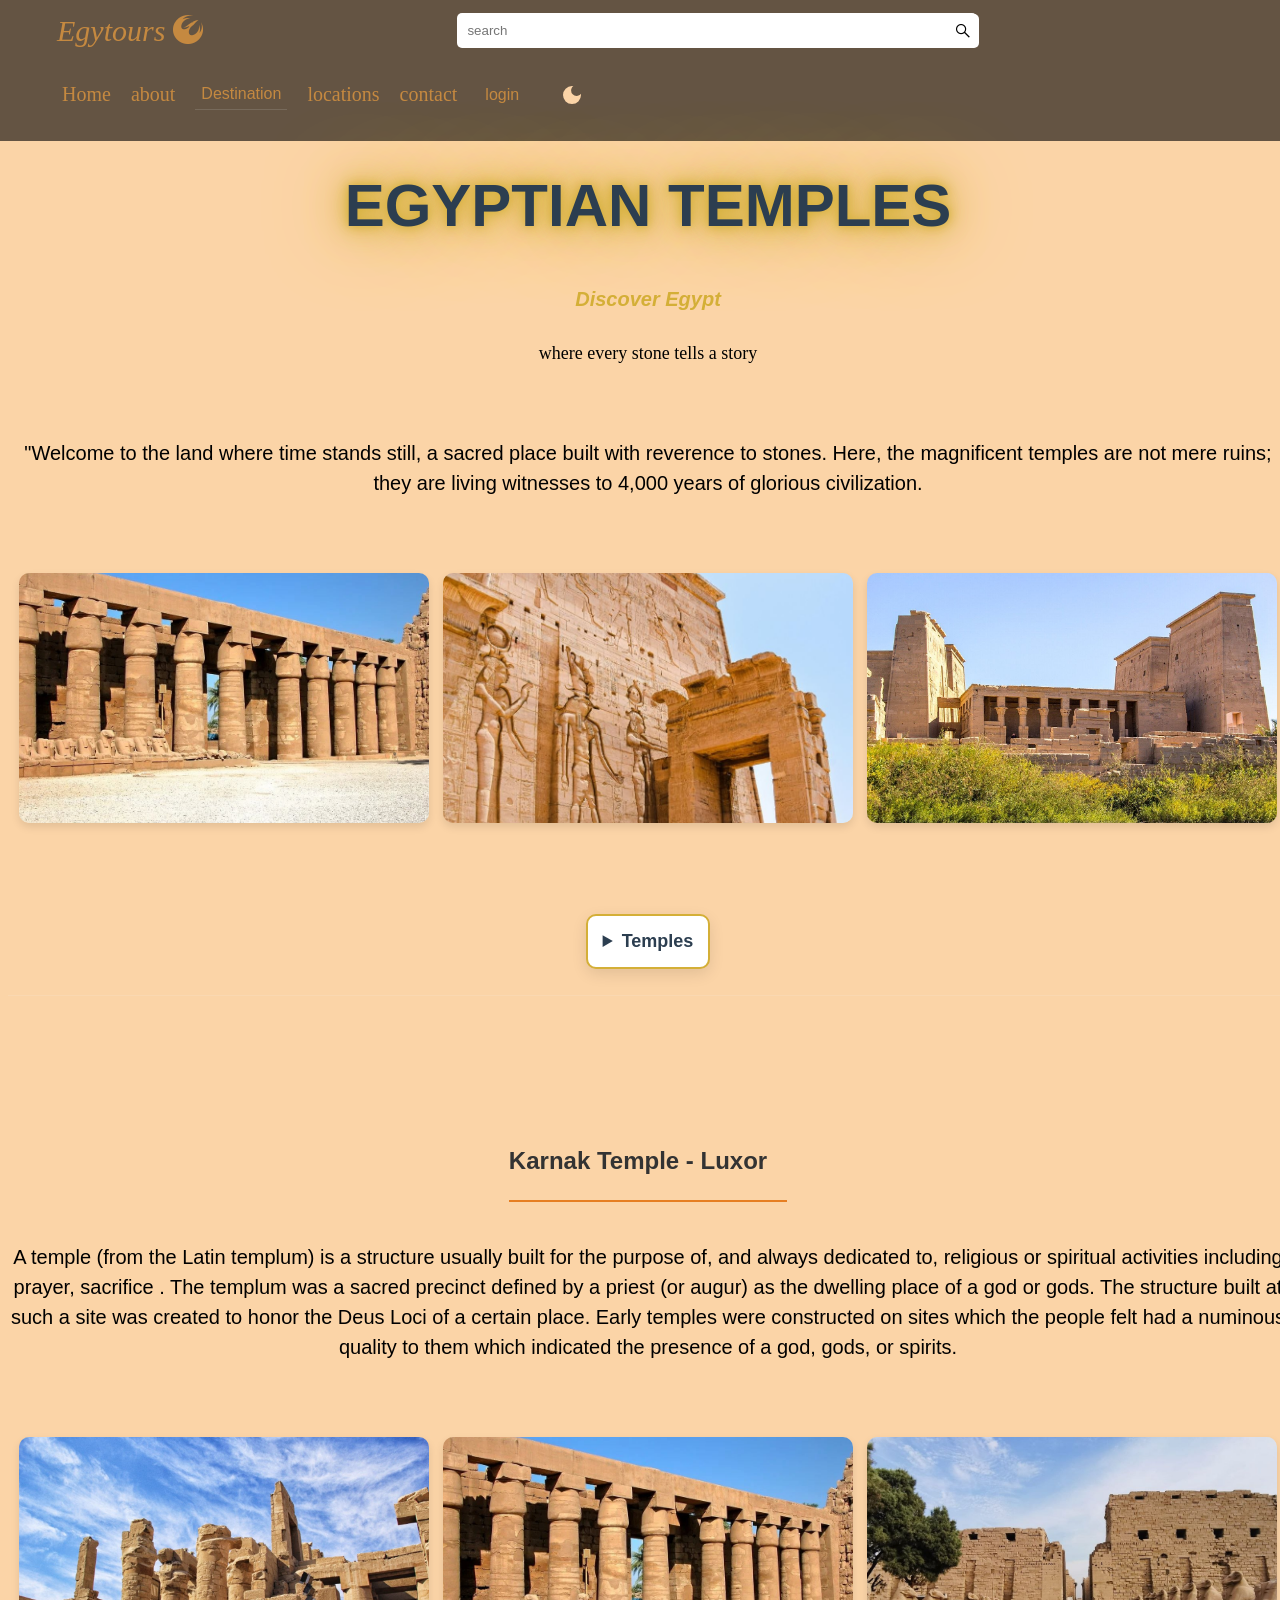
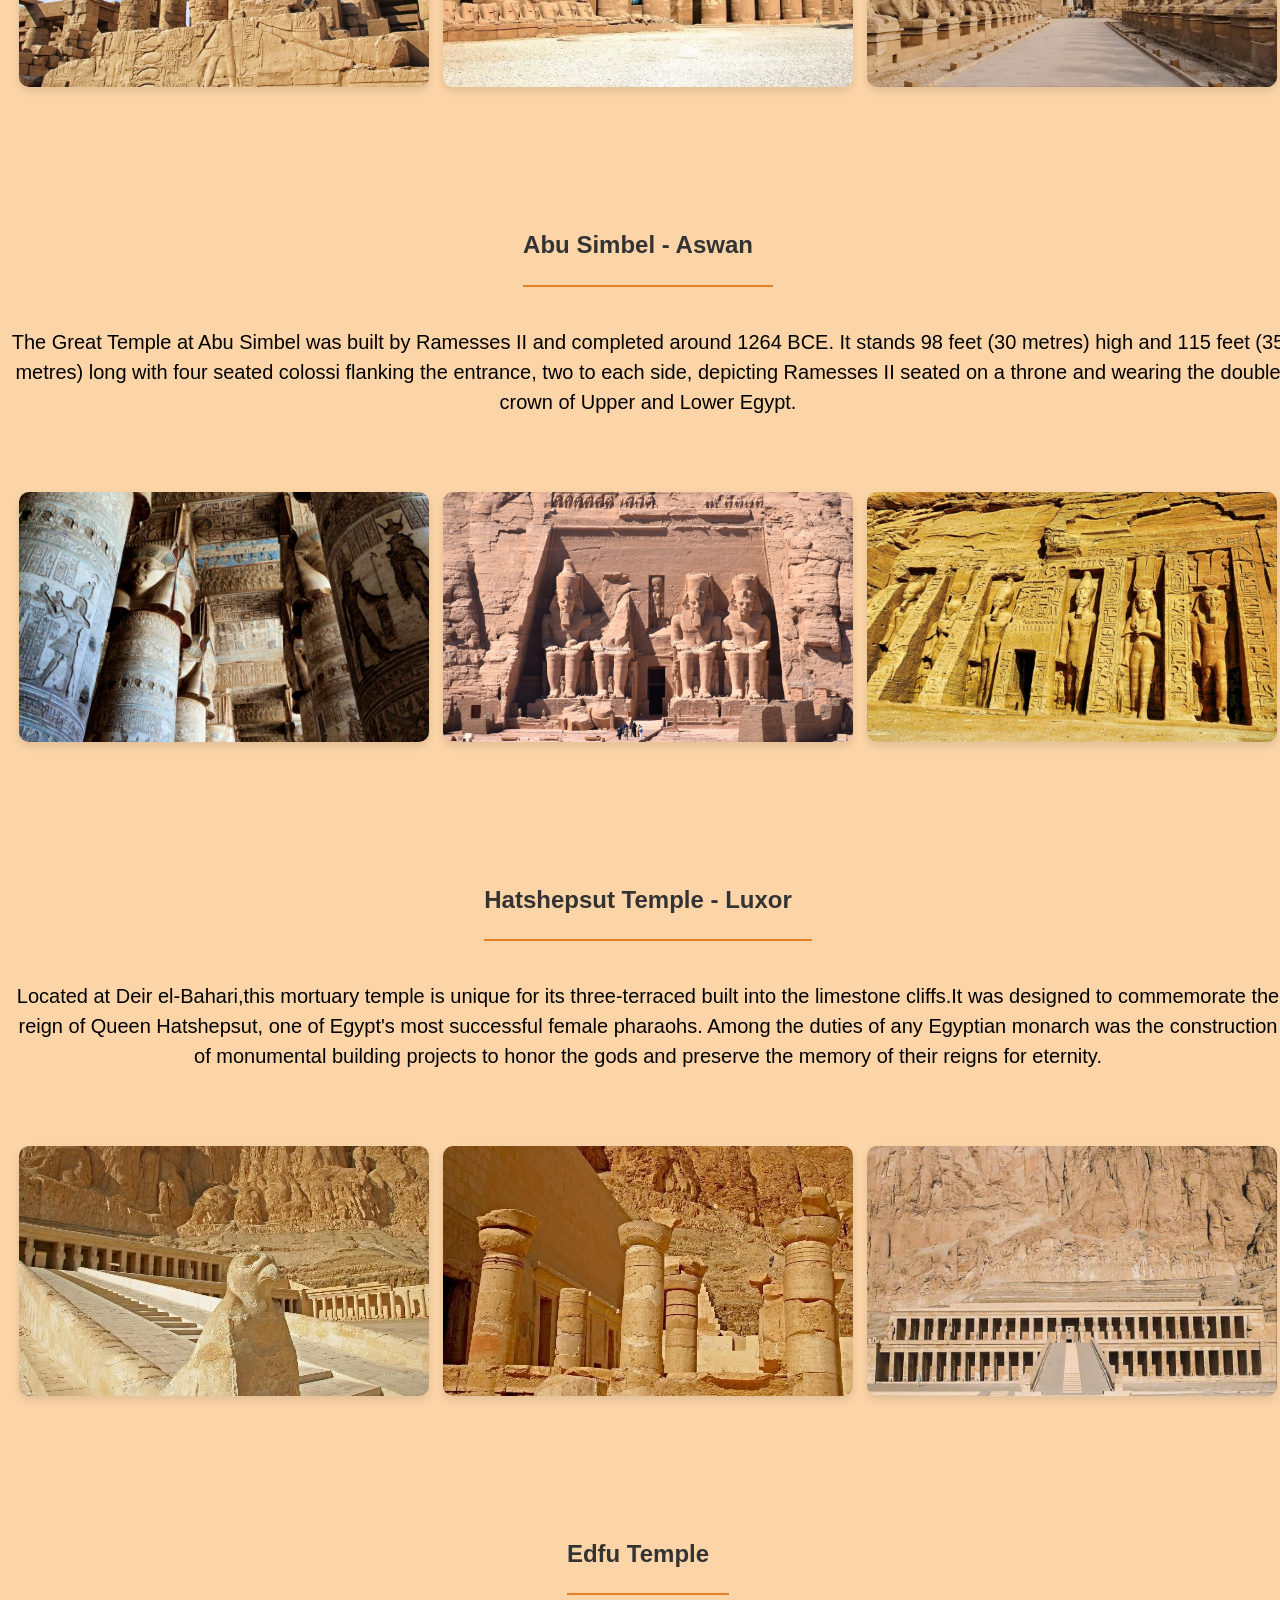
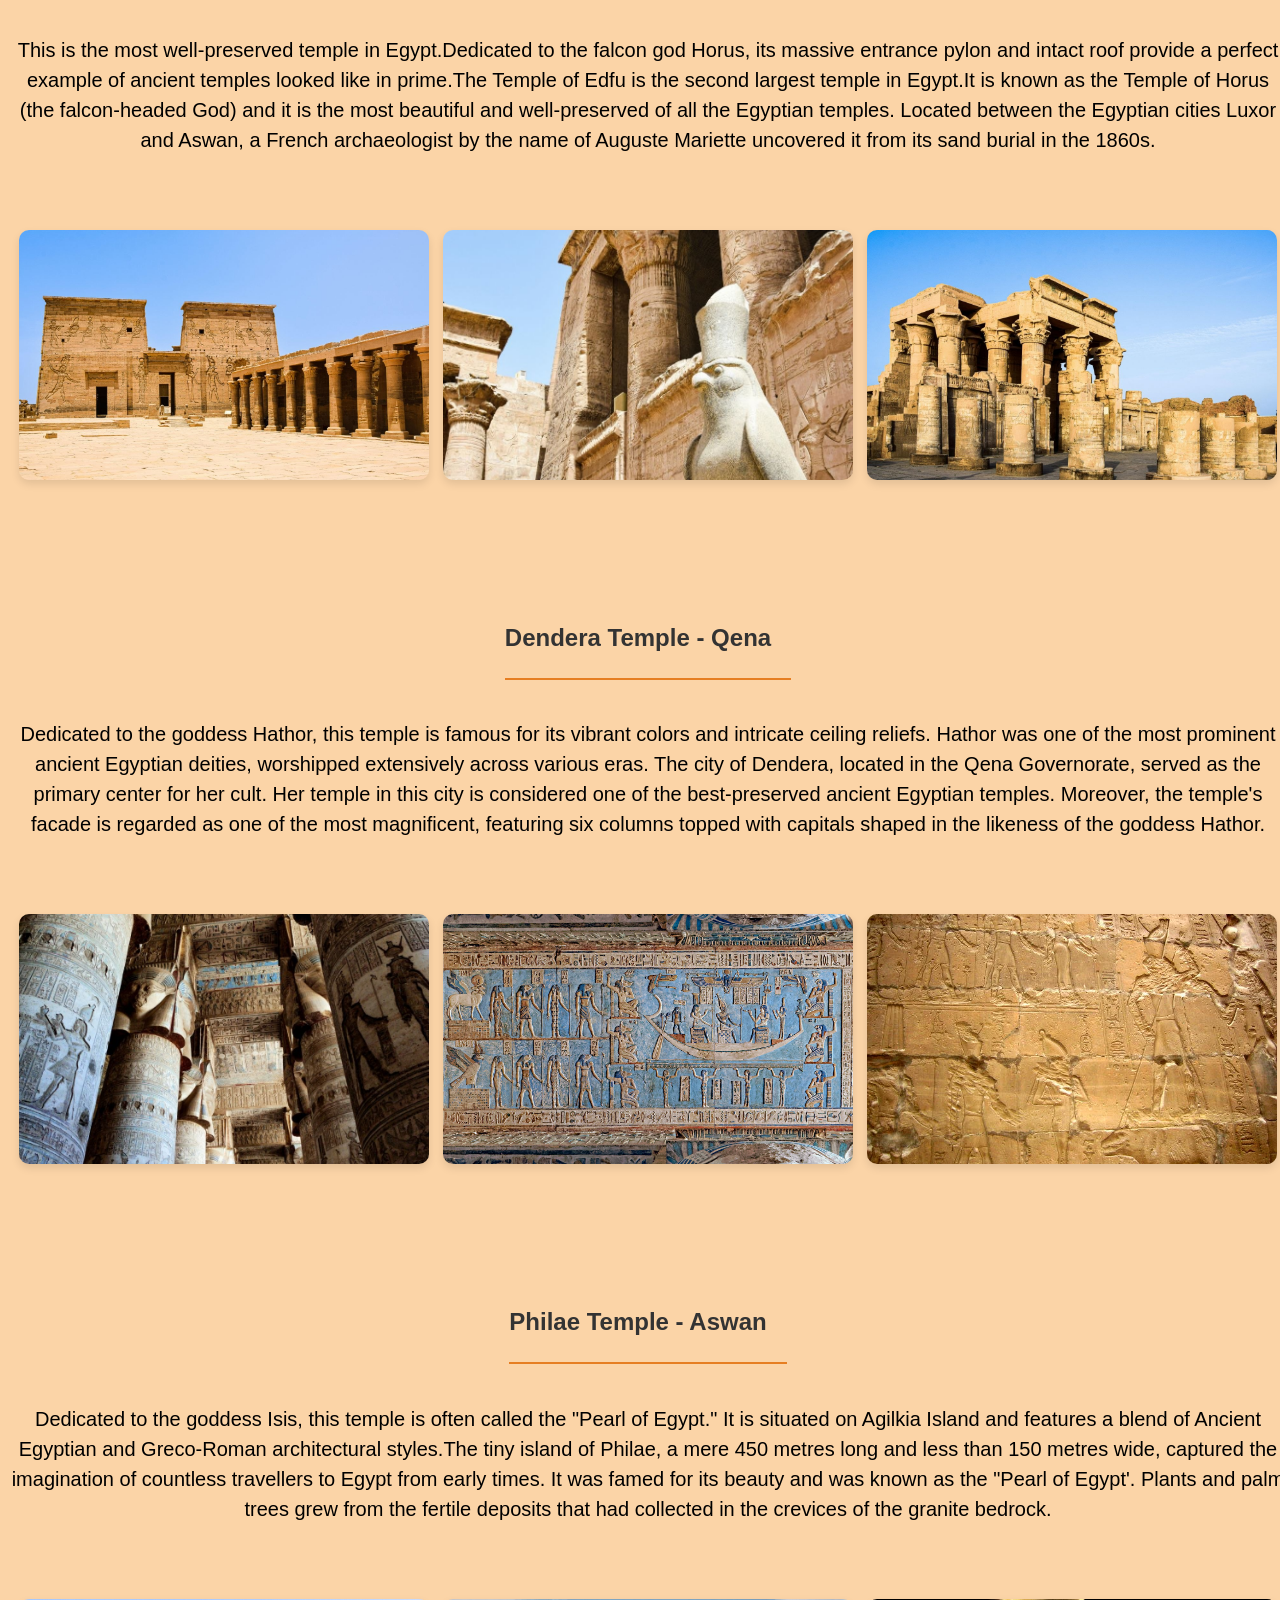
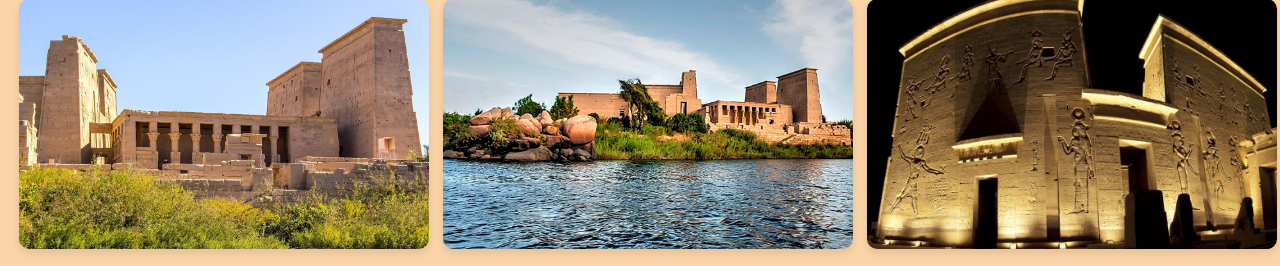
<file: project/temples.html>
<!DOCTYPE html>
<html>

<head>
    <meta charset="UTF-8" />
    <title> </title>
    <meta charset="UTF-8">
    <meta name="viewport" content="width=device-width, initial-scale=1.0">
    <link rel="stylesheet" href="project.css">
    <link rel="stylesheet" href="https://cdnjs.cloudflare.com/ajax/libs/font-awesome/6.5.2/css/all.min.css">


</head>

<body>




    <nav>
        <div>
            <div class="name"><i>Egytours</i>
                <i id="ic" class="fa-brands fa-phoenix-squadron"></i>
            </div>


            <div class="aa">
                <input class="ee" type="text" placeholder="search ">
                <i id="se" class="fa-brands fa-sistrix"></i>
            </div>
            <div id="google-translate-element"></div>

            <div class="nav-links">
                <div class="ww">
                    <a href="../index.html">Home</a>

                </div>
                <div class="p3">
                    <a href="../New folder/about.html">about</a>
                </div>

                <nav>
                    <ul class="navbar">
                        <li class="button-container">
                            <a href="#" class="button">Destination</a>

                            <ul class="button-list">
                                <li><a href="../Final/pyramids.html">Pyramids</a></li>
                                <li><a href="../Final/mountains.html">Mountains</a></li>
                                <li><a href="../it project/musuem.html">Museums</a></li>
                                <li><a href="../Castles2-main/castle.html">Castles</a></li>
                                <li><a href="../project/temples.html">Temples</a></li>
                                <li><a href="../basmala/Coastal Areas.html">Coastals</a></li>
                                 <li><a href="../it project/oasis.html">Oasis</a></li>
                            </ul>
                        </li>
                    </ul>
                </nav>

                <div class="p2">
                    <a href="../New folder/table.html">locations</a>
                </div>
                <div class="p4">
                    <a href="../Final/contact.html">contact</a>
                </div>
                <div class="p5">
                    <a href="../New folder/login.html">login</a>

                </div>
                <button id="tdark">
                    <svg xmlns="http://www.w3.org/2000/svg" height="24px" viewBox="0 -960 960 960" width="24px"
                        fill="#1f1f1f">
                        <path
                            d="M338.5-338.5Q280-397 280-480t58.5-141.5Q397-680 480-680t141.5 58.5Q680-563 680-480t-58.5 141.5Q563-280 480-280t-141.5-58.5ZM200-440H40v-80h160v80Zm720 0H760v-80h160v80ZM440-760v-160h80v160h-80Zm0 720v-160h80v160h-80ZM256-650l-101-97 57-59 96 100-52 56Zm492 496-97-101 53-55 101 97-57 59Zm-98-550 97-101 59 57-100 96-56-52ZM154-212l101-97 55 53-97 101-59-57Z" />
                    </svg>
                    <svg xmlns="http://www.w3.org/2000/svg" height="24px" viewBox="0 -960 960 960" width="24px"
                        fill="#1f1f1f">
                        <path
                            d="M480-120q-150 0-255-105T120-480q0-150 105-255t255-105q14 0 27.5 1t26.5 3q-41 29-65.5 75.5T444-660q0 90 63 153t153 63q55 0 101-24.5t75-65.5q2 13 3 26.5t1 27.5q0 150-105 255T480-120Z" />
                    </svg>
                </button>


            </div>
        </div>
    </nav>



    <div class="rana">

        <h1 style="text-align: center;"> Egyptian temples</h1>
        <h4 style="text-align: center;">Discover Egypt </h4>
        <p class="p">where every stone tells a story </p>

        <p>​"Welcome to the land where time stands still, a sacred place built with reverence to stones. Here, the
            magnificent temples are not mere ruins; they are living witnesses to 4,000 years of glorious civilization.
        </p>

        <img src="photos/6012664240143010962_121.jpg">
        <img src="photos/6017101284957162652_121.jpg">
        <img src="photos/6012664240143010989_121.jpg">


        <ul>
            <li>
                <details>

                    <summary>
                        Temples
                    </summary>
                    <ul>
                        <li><a href="#k">Karnak Temple - Luxor</a></li>

                        <li><a href="#A">Abu Simbel - Aswan </a></li>
                        <li><a href="#H">Hatshepsut Temple - Luxor</a></li>
                        <li><a href="#E">Edfu Temple</a></li>
                        <li><a href="#D">Dendera Temple - Qena</a></li>
                        <li><a href="#P">Philae Temple - Aswan</a></li>
                    </ul>
                </details>

        </ul>
        </li>
        </ul>


        <h2 id="k">Karnak Temple - Luxor</h2>

        <p>A temple (from the Latin templum) is a structure usually built for the purpose of, and always dedicated to,
            religious or spiritual activities including prayer, sacrifice . The templum was a sacred precinct defined by
            a priest (or augur) as the dwelling place of a god or gods.

            The structure built at such a site was created to honor the Deus Loci of a certain place. Early temples were
            constructed on sites which the people felt had a numinous quality to them which indicated the presence of a
            god, gods, or spirits.</p>
        <img src="photos/6012664240143011094_121.jpg">
        <img src="photos/6012664240143010962_121.jpg">
        <img src="photos/6012664240143010963_121.jpg">
        <br>


        <h2 id="A">Abu Simbel - Aswan</h2>

        <p>The Great Temple at Abu Simbel was built by Ramesses II and completed around 1264 BCE. It stands 98 feet (30
            metres) high and 115 feet (35 metres) long with four seated colossi flanking the entrance, two to each side,
            depicting Ramesses II seated on a throne and wearing the double crown of Upper and Lower Egypt.</p>
        <img src="photos/6012664240143010907_121.jpg">
        <img src="photos/6012664240143010949_121.jpg">
        <img src="photos/6012664240143010961_121.jpg">
        <br>



        <h2 id="H">Hatshepsut Temple - Luxor</h2>

        <p>Located at Deir el-Bahari,this mortuary temple is unique for its three-terraced built into the limestone
            cliffs.It was designed to commemorate the reign of Queen Hatshepsut, one of Egypt's most successful female
            pharaohs.
            Among the duties of any Egyptian monarch was the construction of monumental building projects to honor the
            gods and preserve the memory of their reigns for eternity. </p>
        <img src="photos/6012664240143011096_120.jpg">
        <img src="photos/6012664240143011095_120.jpg">
        <img src="photos/6012664240143011077_121.jpg">


        <br>


        <h2 id="E">Edfu Temple</h2>

        <p>This is the most well-preserved temple in Egypt.Dedicated to the falcon god Horus, its massive entrance pylon
            and intact roof provide a perfect example of ancient temples looked like in prime.The Temple of Edfu is the
            second largest temple in Egypt.It is known as the Temple of Horus (the falcon-headed God) and it is the most
            beautiful and well-preserved of all the Egyptian temples. Located between the Egyptian cities Luxor and
            Aswan, a French archaeologist by the name of Auguste Mariette uncovered it from its sand burial in the
            1860s.</p>
        <img src="photos/6012664240143010925_121.jpg">
        <img src="photos/6012664240143010979_121.jpg">
        <img src="photos/6012664240143010983_121.jpg">

        <br>




        <h2 id="D">Dendera Temple - Qena</h2>


        <p>Dedicated to the goddess Hathor, this temple is famous for its vibrant colors and intricate ceiling reliefs.
            Hathor was one of the most prominent ancient Egyptian deities, worshipped extensively across various eras.
            The city of Dendera, located in the Qena Governorate, served as the primary center for her cult. Her temple
            in this city is considered one of the best-preserved ancient Egyptian temples. Moreover, the temple's facade
            is regarded as one of the most magnificent, featuring six columns topped with capitals shaped in the
            likeness of the goddess Hathor.
        </p>
        <img src="photos/6012664240143010907_121.jpg">
        <img src="photos/6615.jpg.webp">
        <img src="photos/4590.jpg.webp">
        <br>


        <h2 id="P">Philae Temple - Aswan</h2>
        <p>Dedicated to the goddess Isis, this temple is often called the "Pearl of Egypt." It is situated on Agilkia
            Island and features a blend of Ancient Egyptian and Greco-Roman architectural styles.The tiny island of
            Philae, a mere 450 metres long and less than 150 metres wide, captured the imagination of countless
            travellers to Egypt from early times. It was famed for its beauty and was known as the "Pearl of Egypt'.
            Plants and palm trees grew from the fertile deposits that had collected in the crevices of the granite
            bedrock.</p>
        <img src="photos/6012664240143010989_121.jpg">
        <img src="photos/6012664240143010990_121.jpg">
        <img src="photos/6012664240143010991_121.jpg">


    </div>
    <script src="../basmala/js.js"></script>
</body>

</html>
</file>
<file: basmala/style.css>
/*
#593400
#9a7c53
#ebe3d9
#f3d8b7 
#807769
#efefef
#F9F8F6
#EFE9E3
#D9CFC7
#C9B59C
#e6d8c2
#efe4d2
#f1dbbf
#dfbb9d

*/
:root{
    --nav-back: rgba(0, 0, 0, 0.6);
    --nav-text: #C58940;
    --nav-log: #f0f8ff;
    
    --li-back: #dfbb9d;
    --scroll-back:#feeed8 ;
    --butc-back: rgba(255, 255, 255, 0.8);
    --butc-border: #ccc;
        --body-back: #fbd4a7;
    --butc-hover: white;
}

.dark{
    --nav-back: rgb(0, 0, 0);
    --nav-text: #C58940;
    --nav-log: #f0f8ff;
    --body-back: #9a7c53;
    --li-back: #9c7454;
    --scroll-back:#f3d8b7;
    --butc-back: #c9b59ccd;
    --butc-border: #C9B59C;
    --butc-hover: black;
}





nav > div {
    display: flex;
    justify-content: space-between;
    align-items: center;
    padding: 15px 5%;
    margin: -10px;
   /* background-color: rgba(10, 3, 3,0.6);*/
    flex-wrap: wrap;
    gap: 15px;
        background-color: rgba(0, 0, 0, 0.6);

    
}
  /*  background-color: transparent ;
    transition: background-color 0.2s ease;
}
nav:hover{
    /* background-color:rgb(82, 76, 76,0.6); 
    background-color: hsl(0, 0%, 0%,0.6);
    margin-left: -10px;
    margin-right: -10px;
}*/

.name {
    font-size: 30px;
    font-family:'Times New Roman', Times, serif;
    color: var(--nav-text);
    
    margin-left: -5px;
}

.aa input {
    width: 500px;
    padding: 10px;
    border-radius: 5px;
    border: none;

    outline: none;
}

.nav-links {
    display: flex;
    gap: 20px;
    align-items: center;
}


.ww, .p2, .p3, .p4 {
    display: flex;
    align-items: center;
    gap: 15px;
}

.ww a, .p2 a, .p3 a, .p4 a {
    text-decoration: none;
    font-family:'Times New Roman', Times, serif;
    font-size:20px;
    color:var(--nav-text);

}
.aa{
     display: flex;
    justify-content:auto;
    align-items: center;
}


.p5{
 /* background-color: #C58940;*/
  border-radius: 8px;
}
.p5:hover{
    background-color: #faf9f8;
    color: black;
  transform: scale(1.003);
  transition: transform 0.5s ease;

}
.p5 a{
  color:var(--nav-log);
  color: #C58940;
  padding: 4px;
  margin: 4px;
  margin-bottom: 6px;
  font-size: bold;
  text-decoration: none;

}
  /*color:#FF8B5A;*/

.p6{
  text-align: center;
  color:#FFDE4D;
  font-size: 40px;
  font-family:'Times New Roman', Times, serif;
  transform: translateY(40vh);
  animation: aa 1s linear forwards;
  text-shadow: 2px 2px 2px rgb(12, 10, 10);
}
@keyframes aa{
  from{
    transform: translateY(100vh);
  }
  to{
  transform: translateY(35vh);

  }
}
#ic{
  animation: spin 4s linear infinite;
}
@keyframes spin{
  from{
    transform: rotate(0deg);
  }
  to{
    transform: rotate(360deg);

  }
}
#se{ 
    padding: 9px;
    border-radius: 5px;
    border: none;
    background-color: rgb(255, 255, 255);
   margin-left: -30px;
    outline: none;
}
.cu1{
  text-align: end;

}




























.navbar {
    list-style: none;
    display: flex;
    overflow: visible !important;
    padding: 0;
}
.button-container {
    position: relative; 
}

.button {
    color:#C58940;
    text-decoration: none;
    display: block;
    text-transform: capitalize;
}


.button-list {
    display: none; 
    position: absolute;
    top: 100%; 
    left: 0;
    background-color: rgba(0, 0, 0, 0.9); 
    min-width: 200px;
    list-style: none;
    padding: 0;
    margin: 0;
    z-index:2 ;
    border-top: 2px solid yellow; 
}


.button-list li a {
    color: rgb(236, 236, 222); 
    padding: 12px 20px;
    text-decoration: none;
    display: block;
    border-bottom: 1px solid #444; 
}

.button-list li a:hover {
    background-color: #222;
}

.button-container:hover .button-list {
    display: block;
}

@media (max-width: 850px) {
    nav > div {
        flex-direction: column;
        padding: 20px;
    }

    .nav-links {
        flex-wrap: wrap;
        justify-content: center;
    }

    .aa input {
        width: 100%;
        max-width: 300px;
    }
   .about img{
      max-width: 700px;
      grid-template-columns: 1fr;
      display: block;
    }
}










/*color:#FF8B5A;*/
#tdark{
    height: 50px;
    width: 50px;
    padding: 0;
    border: none;
    border-radius: 50%;
    display: flex;
    justify-content: center;
    align-items: center;
    background-color: rgba(0, 0, 0, 0);
}

#tdark svg{
    fill: var(--body-back);
}

.dark #tdark svg{
    fill: var(--body-back);
}

#tdark svg:first-child{
    display: none;
}

.dark #tdark svg:last-child{
    display: none;
}

.dark #tdark svg:first-child{
    display: block;
}

#bbody{
    margin: 0;
    padding: 0;
    background-color: var(--li-back);
/* transition: all 0.4s ease;*/
}

.bh1,.bh3{
    /*color: #593400;*/
    display: flex;
    justify-content: center;
}

.bh1{
    font-size: 50px;
}

.bh3{
    font-size: 25px !important;
}

.bli{
    list-style: none;
    background: var(--li-back);
    border-radius: 25px;
    margin-left: 25px;
    margin-right: 50px;
}

.bh2{
    margin-left: 5%;
    /*color: #c58940;*/
    margin-bottom: 5%;
    font-size: 35PX;
}

.ascroll{
    position: relative;
    display: flex;
    align-items: center;
    max-width: 900px;
    margin: auto;
}

.bscroll{
    display: flex;
    overflow-x: auto;
    scroll-behavior: smooth; 
    gap: 20px;
    padding: 10px;
}

.bscroll::-webkit-scrollbar{
    display: none;
}

.cscroll{
    flex: 0 0 250px;
    text-align: center;
    border-radius: 25px;
    height: 300px;
    background-color: var(--scroll-back);
}

.cscroll:hover{
    box-shadow:  0 2px 5px rgba(0,0,0,0.7);
}

/*
.cscroll p{
    color: #593400;
}
*/
.cscroll img{
    width: 100%;
    height: 30%;
    border-radius: 8px;
}

.butc{
    position: absolute;
    background: var(--butc-back);
    border: 1px solid var(--butc-border);
    font-size: 24px;
    cursor: pointer;
    z-index: 10;
    padding: 10px;
    height: 50px;
    border-radius: 25%;
}

.butp{
    left: -20px;



position: absolute;
    background: var(--butc-back);
    border: 1px solid var(--butc-border);
    font-size: 24px;
    cursor: pointer;
    z-index: 10;
    padding: 10px;
    height: 50px;
    border-radius: 25%;







}

.butc{
    right: -20px;
}

.butc:hover{
    background: var(--butc-border); 
    box-shadow: 0 2px 5px rgba(0,0,0,0.2); 
}
</file>
<file: Castles2-main/css/index.css>
* {
    margin: 0px; padding: 0px;
}



body {
    padding: 0;
    margin: 0;
}



:root{
    --body-back: #fbd4a7;
    --pyr-back :#feeed8;
}

.dark{
    
    --body-back: #9a7c53;
    --pyr-back:#f3d8b7;

}


#tdark svg{
    fill: var(--body-back);
}

.dark #tdark svg{
    fill: var(--body-back);
}

#tdark svg:first-child{
    display: none;
}

.dark #tdark svg:last-child{
    display: none;
}

.dark #tdark svg:first-child{
    display: block;
}



#tdark{
    height: 50px;
    width: 50px;
    padding: 0;
    border: none;
    border-radius: 50%;
    display: flex;
    justify-content: center;
    align-items: center;
    background-color: rgba(0, 0, 0, 0);
    
}



































nav > div {
    display: flex;
    justify-content: space-between;
    align-items: center;
    padding: 15px 5%;
    margin: -10px;
   /* background-color: rgba(10, 3, 3,0.6);*/
    flex-wrap: wrap;
    gap: 15px;
    background-color: rgba(0, 0, 0, 0.8);
}
  /*  background-color: transparent ;
    transition: background-color 0.2s ease;
}
nav:hover{
    /* background-color:rgb(82, 76, 76,0.6); 
    background-color: hsl(0, 0%, 0%,0.6);
    margin-left: -10px;
    margin-right: -10px;
}*/

.name {
    font-size: 30px;
    font-family:'Times New Roman', Times, serif;
    color: #C58940;
    margin-left: -5px;
}

.aa input {
    width: 500px;
    padding: 10px;
    border-radius: 5px;
    border: none;

    outline: none;
}

.nav-links {
    display: flex;
    gap: 20px;
    align-items: center;
}


.ww, .p2, .p3, .p4 {
    display: flex;
    align-items: center;
    gap: 15px;
}

.ww a, .p2 a, .p3 a, .p4 a {
    text-decoration: none;
    color:#C58940;
    font-family:'Times New Roman', Times, serif;
    font-size:20px;

}
.aa{
     display: flex;
    justify-content:auto;
    align-items: center;
}


.p5{

  border-radius: 8px;
}

.p5:hover{
    background-color: #faf9f8;
    color: black;
  transform: scale(1.003);
  transition: transform 0.5s ease;

}

.p5 a{
  color:#C58940;
  padding: 4px;
  margin: 4px;
  margin-bottom: 6px;
  font-size: bold;
  text-decoration: none;

}
  /*color:#FF8B5A;*/

.p6{
  text-align: center;
  color:#FFDE4D;
  font-size: 40px;
  font-family:'Times New Roman', Times, serif;
  transform: translateY(40vh);
  animation: aa 1s linear forwards;
  text-shadow: 2px 2px 2px rgb(12, 10, 10);
}
@keyframes aa{
  from{
    transform: translateY(100vh);
  }
  to{
  transform: translateY(35vh);

  }
}
#ic{
  animation: spin 4s linear infinite;
}
@keyframes spin{
  from{
    transform: rotate(0deg);
  }
  to{
    transform: rotate(360deg);

  }
}
#se{ 
    padding: 9px;
    border-radius: 5px;
    border: none;
    background-color: rgb(255, 255, 255);
   margin-left: -30px;
    outline: none;
}
.cu1{
  text-align: end;

}
@media (max-width: 850px) {
    nav > div {
        flex-direction: column;
        padding: 20px;
    }

    .nav-links {
        flex-wrap: wrap;
        justify-content: center;
    }

    .aa input {
        width: 100%;
        max-width: 300px;
    }
    .name i{
        margin-top: 10px;
    }
   .about img{
      max-width: 700px;
      grid-template-columns: 1fr;
      display: block;
    }
}


.navbar {
    list-style: none;
    display: flex;
    overflow: visible !important;
    padding: 0;
}
.button-container {
    position: relative; 
}

.button {
    color:#C58940;
    text-decoration: none;
    display: block;
    text-transform: capitalize;
}


.button-list {
    display: none; 
    position: absolute;
    top: 100%; 
    left: 0;
    background-color: rgba(0, 0, 0, 0.9); 
    min-width: 200px;
    list-style: none;
    padding: 0;
    margin: 0;
    z-index:2 ;
    border-top: 2px solid yellow; 
}


.button-list li a {
    color: rgb(236, 236, 222); 
    padding: 12px 20px;
    text-decoration: none;
    display: block;
    border-bottom: 1px solid #444; 
}

.button-list li a:hover {
    background-color: #222;
}

.button-container:hover .button-list {
    display: block;
}


#Castles {
    background-color: var(--body-back);
    height: 100vh;
    position: relative;
    z-index: 1;
}


#Castles h2 {
    text-align: center;
    padding: 10px;
    font-size: 40px;
    margin-bottom: 25px;

}


#Castles p {
    text-align: center;
    font-size: 20px;
}


#Castles .container {
    display: flex;
    justify-content: space-around;
    height: 80%;
    width: 95%;
    margin: auto;
    flex-wrap: wrap;
    
}




#Castles .container .firstTowCards {
    display: flex;
    justify-content: space-around;
    height: 45%;
    width: 100%; 
   
}


#Castles .container .firstTowCards .cards {
    width: 45%;
    text-align: center;
    height: 100%;
    border-radius: 8px;
    margin-bottom: 50px;
    position: relative;
    transition-duration: .25s;
    
}


#Castles .container .firstTowCards .cards:hover,
#Castles .container .secondTowCards .cards:hover {
    transform: scale(1.12);
    cursor: pointer;
}



#Castles .container .firstTowCards .cards .head {
    position: absolute;
    top: 60%;
    left: 6%;
    
}




#Castles .container .secondTowCards {
    display: flex;
    justify-content: space-around;
    height: 45%;
    width: 100%; 
}


#Castles .container .secondTowCards .cards {
    width: 45%;
    text-align: center;
    height: 100%;
    border-radius: 8px;
    margin-bottom: 50px;
    position: relative;
    transition-duration: .25s;
}

#Castles .container .secondTowCards .cards .head {
    position: absolute;
    top: 60%;
    left: 6%;
    
}


#Castles .cards .location {
    display: flex;
    justify-content: space-around;
    width: 40%;
    margin: 20px auto;
}

#Castles .cards .location.cairo {
    display: flex;
    justify-content: space-around;
    width: 30%;
    margin: 20px auto;
}


#Castles .cards .location h4 {
    margin: 0px;
}


#Castles .cards .location i {
    color: #d8b91f;
    font-size: 20px;
}


#Castles .cards img {
    width: 93%;
    height: 100%;
    border-radius: 8px;
    
}


#Castles .cards h3 {
    font-size: 30px;
    margin: 10px;
    color: #fff;
}



#Castles .cards h4 {
    font-size: 20px;
    margin: 20px;
    color: #d8b91f;
    color: #fff;
}




.popup {
    position: fixed;
    top: 0;
    left: 0;
    width: 100%;
    height: 100%;
    background-color: rgb(0, 0, 0, .5);
    color: #fff;
    display: flex;
    flex-direction: column;
    justify-content: center;
    z-index: -1;
}

.popup.active {
    z-index: 2;
}











.popup .content {
    position: relative;
    background-color: #a15b0f;
    width: 70%;
    height: 80%;
    margin: auto;
    display: flex;
    justify-content: space-around;
    border-radius: 10px;
    transform: translateY(-100%);
    opacity: 0;
    transition-duration: 1s;
}


.popup.active .content {
    transform: translateY(0%);
    opacity: 1;
}


.popup .content .exit i {
    position: absolute;
    top: 15px;
    right: 15px;
    font-size: 25px;
    cursor: pointer;
    transition-duration: .3s;
}


.popup .content .exit i:hover {
    color: #000;
}


.popup .content .image {
    width: 50%;
    height: 100%;
}

.popup .content .image img {
    width: 100%;
    height: 100%;
    border-radius: 10px 0px 0px 10px;
}


.popup .content-inner {
    width: 50%;
}

.popup .content .info,
.popup .content .location {
    width: 80%;
    margin: auto;
}


.popup .content .info h4 {
    font-size: 20px;
    margin: 40px 0px 15px;
}


.popup .content .info h3 {
    font-size: 40px;
    margin-bottom: 25px;
}

.popup .content .info p {
    margin-bottom: 20px;
}

.location-inner {
   margin-bottom: 10px;
}


.popup .content-inner .location button {
    padding: 7px;
    cursor: pointer;
    transition-duration: .4s;
    border-color: transparent;
}


.popup .content-inner .location button:hover {
    background-color: #0f0;
    border-color: transparent;
}


.popup .content .location-inner {
    display: flex;
    justify-content: space-between;
    width: 38%;
    text-align: left;
}


.popup#Saladin .content .location-inner {
    width: 29%;
}

.popup#Arish .content .location-inner {
    width: 40%;
}


.popup .content .location-inner i {
    font-size: 20px;
    color: #e4d0bb;
}
</file>
<file: Castles2-main/css/responsive.css>
@media (max-width: 1300px){

    #Castles {
        overflow: hidden;
    }

    #Castles h2 {
        margin-bottom: 0px;
        font-size: 30px;
    }



    #Castles .container .firstTowCards,
    #Castles .container .secondTowCards {
        display: flex;
        flex-direction: column;
        align-items: center;
        height: 17%;
        width: 100%;
    }

    


    #Castles .cards h3,
     #Castles .cards h4 {
        font-size: 10px;
        margin: 0px;
    }



    #Castles .container .firstTowCards .cards,
    #Castles .container .secondTowCards .cards {
        width: 90%;
        margin: 23px;
    }




    .popup .content {
        position: relative;
        background-color: #a15b0f;
        width: 90%;
        height: 50%;
        margin: auto;
        display: flex;
        justify-content: space-around;
        flex-wrap: wrap;
        border-radius: 10px;
        transform: translateY(-100%);
        opacity: 0;
        transition-duration: 1s;
    }

    .popup .content .image img {
        border-radius: 10px 10px 0px 0px;
    }    

    .popup .content .image,
    .popup .content .content-inner {
        width: 100%;
        height: 50%;
    }



    .popup .content .exit i {
        position: absolute;
        top: 5px;
        right: 5px;
        font-size: 15px;
        cursor: pointer;
        transition-duration: .3s;
    }



    .popup .content .info h4 {
        font-size: 15px;
        margin: 40px 0px 15px;
    }


.popup .content .info h3 {
    font-size: 20px;
    margin-bottom: 15px;
}


    .popup .content .info p {
        margin-bottom: 20px;
        padding-right: 12px;
    }

    .popup .content-inner {
        overflow: auto;
    }

}


@media (min-width: 371px) and (max-width: 1300px){
    #Castles .container .firstTowCards,
    #Castles .container .secondTowCards {
        display: flex;
        flex-direction: column;
        
        align-items: center;
        height: 20%;
        width: 100%;
    }

    #Castles .container .firstTowCards .cards,
    #Castles .container .secondTowCards .cards {
        margin: 12px;
    }

}


@media (min-width: 577px) and (max-width: 1300px){


    #Castles h2 {
        font-size: 35px;
    }

    #Castles .container {
        flex-wrap: nowrap;
    }

    #Castles .container .firstTowCards,
    #Castles .container .secondTowCards {
        display: flex;
        justify-content: space-around;
        height: 37%;    /* تغيير غريب */
        width: 100%; 
    }


    #Castles .container .firstTowCards .cards,
    #Castles .container .secondTowCards .cards {
        width: 100%;
        text-align: center;
        height: 100%;
        border-radius: 8px;
        margin-bottom: 50px;
        position: relative;
        transition-duration: .3s;
    }


    #Castles .cards h3,
     #Castles .cards h4 {
        font-size: 20px;
        margin: 8px;
    }




    .popup .content .exit i {
        top: 10px;
        right: 10px;
        font-size: 20px;
    }


    .popup .content {
    position: relative;
    background-color: #a15b0f;
    width: 70%;
    height: 80%;
    margin: auto;
    display: flex;
    justify-content: space-around;
    border-radius: 10px;
    transform: translateY(-100%);
    opacity: 0;
    transition-duration: 1s;
}

}


@media (min-width: 769px) and (max-width: 1300px){




    #Castles h2 {
        font-size: 40px;
    }



    #Castles .container {
        flex-wrap: nowrap;
    }

    #Castles .container .firstTowCards,
    #Castles .container .secondTowCards {
        display: flex;
        justify-content: space-around;
        height: 38%;    /* تغيير غريب */
        width: 100%; 
    }


    #Castles .container .firstTowCards .cards,
    #Castles .container .secondTowCards .cards {
        width: 100%;
        text-align: center;
        height: 100%;
        border-radius: 8px;
        margin-bottom: 50px;
        position: relative;
        transition-duration: .3s;
    }


    #Castles .cards h3,
     #Castles .cards h4 {
        font-size: 20px;
        margin: 8px;
    }



    .popup .content .image,
    .popup .content .content-inner {
        width: 50%;
        height: 100%;
    }



    .popup .content .exit i {
        position: absolute;
        top: 15px;
        right: 15px;
        font-size: 25px;
        cursor: pointer;
        transition-duration: .3s;
    }

    .popup .content .image img {
        border-radius: 10px 0px 0px 10px;
    }

}


@media (min-width: 992px) and (max-width: 1300px){
    #Castles .cards h3 {
        font-size: 30px;
        margin: 10px;
    }

    #Castles .cards h4 {
        font-size: 20px;
        margin: 20px;
    }


    .popup .content .info h4 {
        font-size: 20px;
        margin: 40px 0px 15px;
    }


    .popup .content .info h3 {
        font-size: 40px;
        margin-bottom: 25px;
    }

    .popup .content .info p {
        margin-bottom: 20px;
    }



}


@media (min-width: 1181px) and (max-width: 1300px){}
</file>
<file: Final/CSS/index.css>
* {
    margin: 0;
    padding: 0;
    box-sizing: border-box;
}

:root{
    --body-back: #fbd4a7;
    --pyr-back :#feeed8;
}

.dark{
    
    --body-back: #9a7c53;
    --pyr-back:#f3d8b7;

}


#tdark svg{
    fill: var(--body-back);
}

.dark #tdark svg{
    fill: var(--body-back);
}

#tdark svg:first-child{
    display: none;
}

.dark #tdark svg:last-child{
    display: none;
}

.dark #tdark svg:first-child{
    display: block;
}



#tdark{
    height: 50px;
    width: 50px;
    padding: 0;
    border: none;
    border-radius: 50%;
    display: flex;
    justify-content: center;
    align-items: center;
    background-color: rgba(0, 0, 0, 0);
    
}




nav > div {
    display: flex;
    justify-content: space-between;
    align-items: center;
    padding: 30px ;
    margin: -10px;
   /* background-color: rgba(10, 3, 3,0.6);*/
    flex-wrap: wrap;
    gap: 25px;
    background-color: rgba(0, 0, 0, 0.8);

}
  /*  background-color: transparent ;
    transition: background-color 0.2s ease;
}
nav:hover{
    /* background-color:rgb(82, 76, 76,0.6); 
    background-color: hsl(0, 0%, 0%,0.6);
    margin-left: -10px;
    margin-right: -10px;
}*/
body{
    background-color: var(--body-back);
}

.name {
    font-size: 30px;
    font-family:'Times New Roman', Times, serif;
    color: #C58940;
    margin-left: -5px;
}

.aa input {
    width: 500px;
    padding: 10px;
    border-radius: 5px;
    border: none;

    outline: none;
}

.nav-links {
    display: flex;
    gap: 20px;
    align-items: center;
}


.ww, .p2, .p3, .p4 {
    display: flex;
    align-items: center;
    gap: 15px;
}

.ww a, .p2 a, .p3 a, .p4 a {
    text-decoration: none;
    color:#C58940;
    font-family:'Times New Roman', Times, serif;
    font-size:20px;

}
.aa{
     display: flex;
    justify-content:auto;
    align-items: center;
}


.p5{
  background-color: black;
  border-radius: 8px;
}
.p5:hover{
    background-color: #000;
    color: black;
  transform: scale(1.003);
  transition: transform 0.5s ease;

}

.p5 a{
  color:#C58940;
  padding: 4px;
  margin: 4px;
  margin-bottom: 6px;
  font-size: bold;
  text-decoration: none;

}
  /*color:#FF8B5A;*/

.p6{
  text-align: center;
  color:#FFDE4D;
  font-size: 40px;
  font-family:'Times New Roman', Times, serif;
  transform: translateY(40vh);
  animation: aa 1s linear forwards;
  text-shadow: 2px 2px 2px rgb(12, 10, 10);
}
@keyframes aa{
  from{
    transform: translateY(100vh);
  }
  to{
  transform: translateY(35vh);

  }
}
#ic{
  animation: spin 4s linear infinite;
}
@keyframes spin{
  from{
    transform: rotate(0deg);
  }
  to{
    transform: rotate(360deg);

  }
}
#se{ 
    padding: 9px;
    border-radius: 5px;
    border: none;
    background-color: rgb(255, 255, 255);
   margin-left: -30px;
    outline: none;
}
.cu1{
  text-align: end;

}
@media (max-width: 850px) {
    nav > div {
        flex-direction: column;
        padding: 20px;
    }

    .nav-links {
        flex-wrap: wrap;
        justify-content: center;
    }

    .aa input {
        width: 100%;
        max-width: 300px;
    }
    .name i{
        margin-top: 10px;
    }
   .about img{
      max-width: 700px;
      grid-template-columns: 1fr;
      display: block;
    }
}


.navbar {
    list-style: none;
    display: flex;
    padding: 0;
}
.button-container {
    position: relative; 
}

.button {
    color:#C58940;
    text-decoration: none;
    display: block;
    text-transform: capitalize;
}


.button-list {
    display: none; 
    position: absolute;
    z-index: 1000;
    top: 100%; 
    left: 0;
    background-color: rgba(0, 0, 0, 0.9); 
    min-width: 200px;
    list-style: none;
    padding: 0;
    margin: 0;
    border-top: 2px solid yellow; 
}


.button-list li a {
    color: rgb(236, 236, 222); 
    padding: 12px 20px;
    text-decoration: none;
    display: block;
    border-bottom: 1px solid #444; 
}

.button-list li a:hover {
    background-color: #222;
}

.button-container:hover .button-list {
    display: block;
}





#Pyramids {
    /*background-color: #b9885a;*/
    /*background: #554023;
    background: -webkit-linear-gradient(to right, #554023, #c99846);
    background: linear-gradient(to right, #554023, #c99846);*/
    /*background-color: (--body-back);*/

    overflow: auto;
    width: 100%;
    height: 100%;
    background-color: var(--body-back);

}

#Pyramids .container h2 {
    font-size: 55px;
    font-weight: bolder;
    margin: 45px 0px;
    text-align: center;
}

#Pyramids .container>.row {
    display: flex;
    align-items: start;
    margin: 28px 50px;
    border-radius: 20px;
    box-shadow: 0px 10px 20px 2px #333;
    cursor: pointer;
    transition-duration: .5s;
}

#Pyramids .container>.row:hover{
    transform: scale(1.03);
}

#Pyramids .container>.row .image{
    width: 450px;
    height: 240px;
    background-size: cover;
    background-position: center;
}

#Pyramids .container>.row:nth-of-type(1) .image img,
#Pyramids .container>.row:nth-of-type(3) .image img,
#Pyramids .container>.row:nth-of-type(5) .image img {
    width: 450px;
    height: 240px;
    border-radius: 20px 0px 0px 20px;
}

#Pyramids .container>.row:nth-of-type(2) .image img,
#Pyramids .container>.row:nth-of-type(4) .image img {
    width: 450px;
    height: 240px;
    border-radius: 0px 20px 20px 0px;
}

#Pyramids .container>.row:nth-of-type(1) .inform,
#Pyramids .container>.row:nth-of-type(3) .inform,
#Pyramids .container>.row:nth-of-type(5) .inform {
    background-color: #ebe3d9;
    border-radius: 0px 20px 20px 0px;
}

#Pyramids .container>.row:nth-of-type(2) .inform,
#Pyramids .container>.row:nth-of-type(4) .inform {
    background-color: var(--pyr-back);
    border-radius: 20px 0px 0px 20px;
}

#Pyramids .container>.row .inform {
    padding: 20px 40px;
    height: 240px;
}

#Pyramids .container>.row .inform h4 {
    font-weight: 600;
    font-size: 25px;
    margin-bottom: 10px;
  

}

#Pyramids .container>.row .inform p {
    letter-spacing: 2px;
    line-height: 27px;
    font-size: 15px;
  font-family: 'Georgia', serif;
  

}

#Mountains {
    /*background-color: #b9885a;*/
    /*background: #554023;
    background: -webkit-linear-gradient(to right, #554023, #c99846);
    background: linear-gradient(to right, #554023, #c99846);*/
    background-color:var(--body-back);
    /*background-color: #c9b59c;*/
    overflow: auto;
    width: 100%;
    height: 100%;
}

#Mountains .container h2 {
    font-size: 55px;
    font-weight: bolder;
    margin: 45px 0px;
    text-align: center;
}

#Mountains .container>.row {
    display: flex;
    align-items: start; 
    margin: 28px 50px;
    border-radius: 20px;
    box-shadow: 0px 10px 20px 2px #333;
    cursor: pointer;
    transition-duration: .5s;
}

#Mountains .container>.row:hover{
    transform: scale(1.03);
}

#Mountains .container>.row .image{
    width: 450px;
    height: 240px;
    background-size: cover;
    background-position: center;
}

#Mountains .container>.row:nth-of-type(1) .image img,
#Mountains .container>.row:nth-of-type(3) .image img,
#Mountains .container>.row:nth-of-type(5) .image img {
    width: 450px;
    height: 240px;
    border-radius: 20px 0px 0px 20px;
}

#Mountains .container>.row:nth-of-type(2) .image img,
#Mountains .container>.row:nth-of-type(4) .image img{
    width: 450px;
    height: 240px;
    border-radius: 0px 20px 20px 0px;
}

#Mountains .container>.row:nth-of-type(1) .inform,
#Mountains .container>.row:nth-of-type(3) .inform,
#Mountains .container>.row:nth-of-type(5) .inform {
    background-color: #ebe3d9;
    border-radius: 0px 20px 20px 0px;
}

#Mountains .container>.row:nth-of-type(2) .inform,
#Mountains .container>.row:nth-of-type(4) .inform {
    background-color: var(--pyr-back);
    
    border-radius: 20px 0px 0px 20px;
}

#Mountains .container>.row .inform {
    padding: 20px 40px;
    height: 240px;
}

#Mountains .container>.row .inform h4 {
    font-weight: 600;
    font-size: 25px;
    margin-bottom: 10px;
}

#Mountains .container>.row .inform p {
    letter-spacing: 2px;
    line-height: 27px;
    font-size: 15px;
}

#Contact {
    padding: 10px 0px;
    display: flex;
    justify-content: center;
    text-align: center;
    flex-wrap: wrap;
    margin-top: 30px;
}

#Contact h2 {
    font-size: 40px;
    font-weight: bolder;
    margin-bottom: 50px;
    text-align: center;
}

#Contact .row {
    display: flex;
    flex-wrap: wrap;
    width: 100%;
}

#Contact .row .part1,
#Contact .row .part2,
#Contact .row .part3 {
    margin: 0px 150px;
    margin-top: 30px;
    width: 200px;
}

#Contact .part1 {
    animation: p1 .5s linear forwards;
}

@keyframes p1 {
    form {
        transform: translateX(0);
    }

    to {
        transform: translateX(50px);
    }

}

#Contact .part3 {
    animation: p2 .5s linear forwards;
}

@keyframes p2 {
    form {
        transform: translateX(0);
    }

    to {
        transform: translateX(-50px);
    }

}

#Contact .row .part1 i,
#Contact .row .part2 i,
#Contact .row .part3 i {
    width: 60px;
    height: 60px;
    color: #fff;
    background-color: #9a7c53;
    border-radius: 100%;
    display: inline-flex;
    justify-content: center;
    align-items: center;
    margin-bottom: 20px;
}

#Contact .row .input {
    width: 33.33%;
    margin-bottom: 30px;
    margin-top: 30px;
}

#Contact .row .input .item,
#Contact .row .textarea .item {
    margin: 0px 60px;
}

#Contact .row input,
#Contact .row textarea {
    width: 100%;
    border: none;
    border-bottom: 1px solid #9a7c53;
    height: 50px;
    padding-left: 10px;
    transition-duration: 0.5s;
}

#Contact .row .textarea {
    width: 100%;
    height: 180px;
}

#Contact .row .textarea textarea {
    resize: none;
    height: 180px;
    padding-top: 10px;
}

#Contact .row input:focus,
#Contact .row textarea:focus {
    outline: none;
    border-bottom: none;
    box-shadow: 0px 0px 5px 0px #9a7c53;
}

#Contact form::after {
    content: "";
    display: block;
    clear: both;
}

#Contact form button {
    float: left;
    padding: 15px 38px;
    border: none;
    border-radius: 8px;
    background-color: #9a7c53;
    color: #fff;
    transition-duration: .5s;
    cursor: pointer;
    margin: 30px 70px;
}

#Contact form button:hover {
    background-color: #000;
    color: #fff;
}

footer {
    background-color: #9a7c53;
    padding: 0px 0px 20px 0px;
    overflow: hidden;
}

hr {
    border-color: #9a7c53;
}

footer .footer {
    color: #fff;
    text-align: center;
    margin-bottom: 40px;
    height: 50px;
}

footer .footer p {
    margin: 30px 0px;
    font-size: 18px;
}

footer .footer p span {
    color: #000;
    cursor: pointer;
    transition-duration: 0.5s;
}

footer .footer p span:hover {
    color: #fff;
}

footer .footer .socialMedia {
    margin: 20px 0px;
}

footer .footer .socialMedia a i {
    width: 36px;
    height: 36px;
    text-decoration: none;
    border-radius: 100%;
    display: inline-flex;
    justify-content: center;
    align-items: center;
    margin-right: 10px;
    cursor: pointer;
    transition-duration: 0.5s;
}

footer .footer .socialMedia a:nth-of-type(1) i{
    color: #fff;
    background-color: #3b5998;
}

footer .footer .socialMedia a:nth-of-type(1) i:hover {
    color: #3b5998;
    background-color: #fff;
}

footer .footer .socialMedia a:nth-of-type(2) i{
    color: #fff;
    background-color: #3b8298;
}

footer .footer .socialMedia a:nth-of-type(2) i:hover {
    color: #3b8298;
    background-color: #fff;
}

footer .footer .socialMedia a:nth-of-type(3) i{
    color: #fff;
    background-color: #1da1f2;
}

footer .footer .socialMedia a:nth-of-type(3) i:hover {
    color: #1da1f2;
    background-color: #fff;
}

footer .footer .socialMedia a:nth-of-type(4) i{
    color: #fff;
    background-color: #cd201f;
}

footer .footer .socialMedia a:nth-of-type(4) i:hover {
    color: #cd201f;
    background-color: #fff;
}
</file>
<file: Final/CSS/index.responsive.css>
@media (max-width: 1300px) {
    #Pyramids .container h2 {
        font-size: 40px;
        font-weight: bolder;
        margin: 45px 0px;
    }


    #Pyramids .container>.row {
        flex-direction: column;
        width: 220px;
        /*margin:28px 60px;*/
    }

    #Pyramids .container>.row:nth-of-type(2),
    #Pyramids .container>.row:nth-of-type(4) {
        flex-direction: column-reverse;
    }

    #Pyramids .container>.row .image {
        width: 220px;
        height: 150px;    
    }

    #Pyramids .container>.row:nth-of-type(1) .image img,
    #Pyramids .container>.row:nth-of-type(2) .image img,
    #Pyramids .container>.row:nth-of-type(3) .image img,
    #Pyramids .container>.row:nth-of-type(4) .image img,
    #Pyramids .container>.row:nth-of-type(5) .image img {
        width: 220px;
        height: 150px;
        border-radius: 20px 20px 0px 0px;
    }

    #Pyramids .container>.row:nth-of-type(1) .inform,
    #Pyramids .container>.row:nth-of-type(2) .inform,
    #Pyramids .container>.row:nth-of-type(3) .inform,
    #Pyramids .container>.row:nth-of-type(4) .inform,
    #Pyramids .container>.row:nth-of-type(5) .inform {
        border-radius: 0px 0px 20px 20px;
        overflow-y: scroll;
    }

    #Pyramids .container>.row .inform {
        padding: 20px 40px;
        width: auto;
    }

    #Mountains .container h2 {
        font-size: 40px;
        font-weight: bolder;
        margin: 45px 0px;
    }


    #Mountains .container>.row {
        flex-direction: column;
        width: 220px;
    }

    #Mountains .container>.row:nth-of-type(2),
    #Mountains .container>.row:nth-of-type(4) {
        flex-direction: column-reverse;
    }

    #Mountains .container>.row .image {
        width: 220px;
        height: 150px;
        
    }

    #Mountains .container>.row:nth-of-type(1) .image img,
    #Mountains .container>.row:nth-of-type(2) .image img,
    #Mountains .container>.row:nth-of-type(3) .image img,
    #Mountains .container>.row:nth-of-type(4) .image img,
    #Mountains .container>.row:nth-of-type(5) .image img {
        width: 220px;
        height: 150px;
        border-radius: 20px 20px 0px 0px;
    }

    #Mountains .container>.row:nth-of-type(1) .inform,
    #Mountains .container>.row:nth-of-type(2) .inform,
    #Mountains .container>.row:nth-of-type(3) .inform,
    #Mountains .container>.row:nth-of-type(4) .inform,
    #Mountains .container>.row:nth-of-type(5) .inform {
        border-radius: 0px 0px 20px 20px;
        overflow-y: scroll;
    }

    #Mountains .container>.row .inform {
        padding: 20px 40px;
        width: auto;
    }

    #Contact .row {
        width: 100%;
    }

    #Contact .row .part1 {
        padding-right: 100px;
    }

    #Contact .row .part3 {
        padding-left: 100px;
    }

    #Contact h2 {
        margin-bottom: 15px;
    }

    #Contact .row .input {
        width: 100%;
    }

    #Contact form button {
        margin-left: 90px;
    }

    footer .footer p {
        padding: 0px 10px;
        margin: 20px;
    }

    footer .footer .socialMedia {
        margin-bottom: 20px;
    }
}

@media (min-width: 371px) and (max-width: 1300px) {
    #Pyramids .container>.row{
        height: 450px;
        width: 270px;
    }

    #Pyramids .container>.row .image {
        width: 270px;
        height: 210px;
    }

    #Pyramids .container>.row:nth-of-type(1) .image img,
    #Pyramids .container>.row:nth-of-type(2) .image img,
    #Pyramids .container>.row:nth-of-type(3) .image img,
    #Pyramids .container>.row:nth-of-type(4) .image img,
    #Pyramids .container>.row:nth-of-type(5) .image img {
        width: 270px;
        height: 220px;
        border-radius: 20px 20px 0px 0px;
    }

    #Pyramids .container>.row:nth-of-type(1) .inform,
    #Pyramids .container>.row:nth-of-type(2) .inform,
    #Pyramids .container>.row:nth-of-type(3) .inform,
    #Pyramids .container>.row:nth-of-type(4) .inform,
    #Pyramids .container>.row:nth-of-type(5) .inform {
        border-radius: 0px 0px 20px 20px;
        overflow-y: scroll;
    }

    #Pyramids .container>.row .inform {
        padding: 20px 40px;
        width: auto;
    }

    #Mountains .container>.row{
        height: 450px;
        width: 270px;
    }

    #Mountains .container>.row .image {
        width: 270px;
        height: 210px;
    }

    #Mountains .container>.row:nth-of-type(1) .image img,
    #Mountains .container>.row:nth-of-type(2) .image img,
    #Mountains .container>.row:nth-of-type(3) .image img,
    #Mountains .container>.row:nth-of-type(4) .image img,
    #Mountains .container>.row:nth-of-type(5) .image img {
        width: 270px;
        height: 220px;
        border-radius: 20px 20px 0px 0px;
    }

    #Mountains .container>.row:nth-of-type(1) .inform,
    #Mountains .container>.row:nth-of-type(2) .inform,
    #Mountains .container>.row:nth-of-type(3) .inform,
    #Mountains .container>.row:nth-of-type(4) .inform,
    #Mountains .container>.row:nth-of-type(5) .inform {
        border-radius: 0px 0px 20px 20px;
        overflow-y: scroll;
    }

    #Mountains .container>.row .inform {
        padding: 20px 40px;
        width: auto;
    }

    #Contact .row {
        width: 100%;
    }

    #Contact .row .part1 {
        padding-right: 100px;
    }

    #Contact .row .part3 {
        padding-left: 100px;
    }

    #Contact h2 {
        margin-bottom: 15px;
    }

    #Contact .row .input {
        width: 100%;
    }

    footer .footer p {
        padding: 0px 10px;
        margin: 20px;
    }

    footer .footer .socialMedia {
        margin-bottom: 20px;
    }
}

@media (min-width: 577px) and (max-width: 1300px) {
    #Pyramids .container>.row {
        height: 200px;
        width: auto;
        display: flex;
        flex-direction: row;
    }

    #Pyramids .container>.row:nth-of-type(2),
    #Pyramids .container>.row:nth-of-type(4) {
        flex-direction: row;
    }

    #Pyramids .container>.row .image {
        width: 270px;
        height: 200px;
    }

    #Pyramids .container>.row:nth-of-type(1) .image img,
    #Pyramids .container>.row:nth-of-type(3) .image img,
    #Pyramids .container>.row:nth-of-type(5) .image img {
        width: 270px;
        height: 200px;
        border-radius: 20px 0px 0px 20px;
    }

    #Pyramids .container>.row:nth-of-type(2) .image img,
    #Pyramids .container>.row:nth-of-type(4) .image img {
        width: 270px;
        height: 200px;
        border-radius: 0px 20px 20px 0px;
    }

    #Pyramids .container>.row:nth-of-type(1) .inform,
    #Pyramids .container>.row:nth-of-type(3) .inform,
    #Pyramids .container>.row:nth-of-type(5) .inform {
        border-radius: 0px 20px 20px 0px;
    }

    #Pyramids .container>.row:nth-of-type(2) .inform,
    #Pyramids .container>.row:nth-of-type(4) .inform {
        border-radius: 20px 0px 0px 20px;
    }

    #Pyramids .container>.row .inform {
        width: auto;
        height: 200px;
        overflow-y: scroll;
    }

    #Pyramids .container>.row .inform h4 {
        font-weight: 600;
        font-size: 20px;
        margin-bottom: 10px;
    }

    #Mountains .container>.row {
        height: 200px;
        width: auto;
        display: flex;
        flex-direction: row;
    }

    #Mountains .container>.row:nth-of-type(2),
    #Mountains .container>.row:nth-of-type(4) {
        flex-direction: row;
    }

    #Mountains .container>.row .image {
        width: 270px;
        height: 200px;
    }

    #Mountains .container>.row:nth-of-type(1) .image img,
    #Mountains .container>.row:nth-of-type(3) .image img,
    #Mountains .container>.row:nth-of-type(5) .image img {
        width: 270px;
        height: 200px;
        border-radius: 20px 0px 0px 20px;
    }

    #Mountains .container>.row:nth-of-type(2) .image img,
    #Mountains .container>.row:nth-of-type(4) .image img {
        width: 270px;
        height: 200px;
        border-radius: 0px 20px 20px 0px;
    }

    #Mountains .container>.row:nth-of-type(1) .inform,
    #Mountains .container>.row:nth-of-type(3) .inform,
    #Mountains .container>.row:nth-of-type(5) .inform {
        border-radius: 0px 20px 20px 0px;
    }

    #Mountains .container>.row:nth-of-type(2) .inform,
    #Mountains .container>.row:nth-of-type(4) .inform {
        border-radius: 20px 0px 0px 20px;
    }

    #Mountains .container>.row .inform {
        width: auto;
        height: 200px;
        overflow-y: scroll;
    }

    #Mountains .container>.row .inform h4 {
        font-weight: 600;
        font-size: 20px;
        margin-bottom: 10px;
    }

    #Contact h2 {
        font-size: 40px;
        font-weight: bolder;
        margin-bottom: 50px;
        text-align: center;
    }

    #Contact .row .input {
        width: 33.33%;
    }

    #Contact .row .part1,
    #Contact .row .part2,
    #Contact .row .part3 {
        margin: 0px 18px;
        margin-top: 30px;
        width: 180px;
    }

    #Contact .row .part1 i,
    #Contact .row .part2 i,
    #Contact .row .part3 i {
        width: 50px;
        height: 50px;
        display: inline-flex;
        justify-content: center;
        align-items: center;
        margin-bottom: 20px;
    }

    footer .footer p {
        margin: 30px 0px;
        font-size: 18px;
    }

    footer .footer .socialMedia {
        margin: 20px 0px;
    }

}

@media (min-width: 769px) and (max-width: 1300px) {
    #Pyramids .container h2 {
        font-size: 50px;
        font-weight: bolder;
    }

    #Pyramids .container>.row {
        height: 400px;
        width: auto;
    }

    #Pyramids .container>.row:nth-of-type(3),
    #Pyramids .container>.row:nth-of-type(4) {
        height: 420px;
        width: auto;
    }

    #Pyramids .container>.row .image {
        width: 350px;
    }

    #Pyramids .container>.row:nth-of-type(1) .image img,
    #Pyramids .container>.row:nth-of-type(2) .image img,
    #Pyramids .container>.row:nth-of-type(5) .image img {
        width: 350px;
        height: 400px;
    }

    #Pyramids .container>.row:nth-of-type(3) .image img,
    #Pyramids .container>.row:nth-of-type(4) .image img {
        width: 350px;
        height: 420px;
    }

    #Pyramids .container>.row .inform {
        width: auto;
        height: 400px;
        overflow-y: scroll;
    }

    #Pyramids .container>.row:nth-of-type(3) .inform,
    #Pyramids .container>.row:nth-of-type(4) .inform {
        height: 420px;
        width: auto;
    }

    #Pyramids .container>.row .inform h4 {
        font-weight: 600;
        font-size: 25px;
        margin-bottom: 10px;
    }

    #Pyramids .container>.row .inform p {
        letter-spacing: 2px;
        line-height: 27px;
        font-size: 15px;
    }

    #Mountains .container h2 {
        font-size: 50px;
        font-weight: bolder;
    }

    #Mountains .container>.row {
        height: 400px;
        width: auto;
    }

    #Mountains .container>.row:nth-of-type(3),
    #Mountains .container>.row:nth-of-type(4) {
        height: 420px;
        width: auto;
    }

    #Mountains .container>.row .image {
        width: 350px;
    }

    #Mountains .container>.row:nth-of-type(1) .image img,
    #Mountains .container>.row:nth-of-type(2) .image img,
    #Mountains .container>.row:nth-of-type(5) .image img {
        width: 350px;
        height: 400px;
    }

    #Mountains .container>.row:nth-of-type(3) .image img,
    #Mountains .container>.row:nth-of-type(4) .image img {
        width: 350px;
        height: 420px;
    }

    #Mountains .container>.row .inform {
        width: auto;
        height: 400px;
        overflow-y: scroll;
    }

    #Mountains .container>.row:nth-of-type(3) .inform,
    #Mountains .container>.row:nth-of-type(4) .inform {
        height: 420px;
        width: auto;
    }

    #Mountains .container>.row .inform h4 {
        font-weight: 600;
        font-size: 25px;
        margin-bottom: 10px;
    }

    #Mountains .container>.row .inform p {
        letter-spacing: 2px;
        line-height: 27px;
        font-size: 15px;
    }

    #Contact h2 {
        font-size: 40px;
        font-weight: bolder;
        margin-bottom: 50px;
        text-align: center;
    }

    #Contact .row .part1,
    #Contact .row .part2,
    #Contact .row .part3 {
        margin: 0px 30px;
        margin-top: 30px;
    }

    footer .footer p {
        margin: 30px 0px;
        font-size: 18px;
    }

    footer .footer .socialMedia {
        margin: 20px 0px;
    }
}

@media (min-width: 993px) and (max-width: 1300px) {
    #Pyramids .container h2 {
        font-size: 55px;
        font-weight: bolder;
    }

    #Pyramids .container>.row {
        height: 400px;
        width: auto;
    }

    #Pyramids .container>.row:nth-of-type(3),
    #Pyramids .container>.row:nth-of-type(4) {
        height: 420px;
        width: auto;
    }

    #Pyramids .container>.row .image {
        width: 450px;
        height: auto;
    }

    #Pyramids .container>.row:nth-of-type(1) .image img,
    #Pyramids .container>.row:nth-of-type(2) .image img,
    #Pyramids .container>.row:nth-of-type(5) .image img {
        width: 450px;
        height: 400px;
    }

    #Pyramids .container>.row:nth-of-type(3) .image img,
    #Pyramids .container>.row:nth-of-type(4) .image img {
        width: 450px;
        height: 420px;
    }

    #Pyramids .container>.row .inform {
        height: 400px;
        width: auto;
        overflow: scroll;
    }

    #Pyramids .container>.row:nth-of-type(3) .inform,
    #Pyramids .container>.row:nth-of-type(4) .inform {
        height: 420px;
        width: auto;
    }

    #Mountains .container h2 {
        font-size: 55px;
        font-weight: bolder;
    }

    #Mountains .container>.row {
        height: 400px;
        width: auto;
    }

    #Mountains .container>.row:nth-of-type(3),
    #Mountains .container>.row:nth-of-type(4) {
        height: 420px;
        width: auto;
    }

    #Mountains .container>.row .image {
        width: 450px;
        height: auto;
    }

    #Mountains .container>.row:nth-of-type(1) .image img,
    #Mountains .container>.row:nth-of-type(2) .image img,
    #Mountains .container>.row:nth-of-type(5) .image img {
        height: 400px;
        width: 450px;
    }

    #Mountains .container>.row:nth-of-type(3) .image img,
    #Mountains .container>.row:nth-of-type(4) .image img {
        height: 420px;
        width: 450px;
    }

    #Mountains .container>.row .inform {
        height: 400px;
        width: auto;
    }

    #Mountains .container>.row:nth-of-type(3) .inform,
    #Mountains .container>.row:nth-of-type(4) .inform {
        height: 420px;
        width: auto;
    }

    #Contact h2 {
        font-size: 40px;
        font-weight: bolder;
        margin-bottom: 50px;
        text-align: center;
    }

    #Contact .row .part1,
    #Contact .row .part2,
    #Contact .row .part3 {
        margin: 0px 50px;
        margin-top: 30px;
    }

    footer .footer p {
        margin: 30px 0px;
        font-size: 18px;
    }

    footer .footer .socialMedia {
        margin: 20px 0px;
    }
}
</file>
<file: it project/musuem.css>
:root{
    --body-back: #fbd4a7;
    --pyr-back :#feeed8;
}

.dark{
    
    --body-back: #9a7c53;
    --pyr-back:#f3d8b7;

}


#tdark svg{
    fill: var(--body-back);
}

.dark #tdark svg{
    fill: var(--body-back);
}

#tdark svg:first-child{
    display: none;
}

.dark #tdark svg:last-child{
    display: none;
}

.dark #tdark svg:first-child{
    display: block;
}



#tdark{
    height: 50px;
    width: 50px;
    padding: 0;
    border: none;
    border-radius: 50%;
    display: flex;
    justify-content: center;
    align-items: center;
    background-color: rgba(0, 0, 0, 0);
    
}


body{
    background-color:var(--body-back) ;
}



nav > div {
    display: flex;
    justify-content: space-between;
    align-items: center;
    padding: 15px 5%;
    margin: -10px;
   /* background-color: rgba(10, 3, 3,0.6);*/
    flex-wrap: wrap;
    gap: 15px;
    background-color: rgba(0, 0, 0, 0.6);
}
  /*  background-color: transparent ;
    transition: background-color 0.2s ease;
}
nav:hover{
    /* background-color:rgb(82, 76, 76,0.6); 
    background-color: hsl(0, 0%, 0%,0.6);
    margin-left: -10px;
    margin-right: -10px;
}*/

.name {
    font-size: 30px;
    font-family:'Times New Roman', Times, serif;
    color: #C58940;
    margin-left: -5px;
}

.aa input {
    width: 500px;
    padding: 10px;
    border-radius: 5px;
    border: none;

    outline: none;
}

.nav-links {
    display: flex;
    gap: 20px;
    align-items: center;
}


.ww, .p2, .p3, .p4 {
    display: flex;
    align-items: center;
    gap: 15px;
}

.ww a, .p2 a, .p3 a, .p4 a {
    text-decoration: none;
    color:#C58940;
    font-family:'Times New Roman', Times, serif;
    font-size:20px;

}


.p5{
  border-radius: 8px;
}

.p5:hover{
    background-color: #faf9f8;
    color: black;
  transform: scale(1.003);
  transition: transform 0.5s ease;

}

.p5 a{
  color:#C58940;
  padding: 4px;
  margin: 4px;
  margin-bottom: 6px;
  font-size: bold;
  text-decoration: none;

}
  /*color:#FF8B5A;*/

.p6{
  text-align: center;
  color:#FFDE4D;
  font-size: 40px;
  font-family:'Times New Roman', Times, serif;
  transform: translateY(40vh);
  animation: aa 1s linear forwards;
  text-shadow: 2px 2px 2px rgb(12, 10, 10);
}
@keyframes aa{
  from{
    transform: translateY(100vh);
  }
  to{
  transform: translateY(35vh);

  }
}
#ic{
  animation: spin 4s linear infinite;
}
@keyframes spin{
  from{
    transform: rotate(0deg);
  }
  to{
    transform: rotate(360deg);

  }
}


div{
   display: flex;
    justify-content:auto;
    align-items: center;
}
.p8{
 text-align: center;
  color:#FFDE4D;
  font-size: 30px;
  font-family:'Times New Roman', Times, serif;
  transform: translateY(40vh);
  animation: ac 2s linear forwards;
  text-shadow: 2px 2px 2px rgb(12, 10, 10);
  margin-top: -35px;
}
@keyframes ac{
  from{
    transform: translateY(100vh);
  }
  to{
  transform: translateY(35vh);

  }
}
#se{ 
    padding: 9px;
    border-radius: 5px;
    border: none;
    background-color: rgb(255, 255, 255);
   margin-left: -30px;
    outline: none;
}
.cu1{
  text-align: end;

}
.home{ 
  color:rgb(7, 7, 7);
 animation: ah 2s linear forwards;
  margin-left: 160px;
  display: flex;
  margin-top: -20px;
  font-size: 15px;
  text-align: center;
  text-decoration: none;
} 
#p-ic{
 animation: ah 1s linear infinite ; 
}
@keyframes ah{
  from{
    transform: translatex(-2px);
  }
  to{

  transform: translatex(2px);

  }
}



.navbar {
    list-style: none;
    display: flex;
    padding: 0;
}
.button-container {
    position: relative; 
}

.button {
    color:#C58940;
    text-decoration: none;
    display: block;
    text-transform: capitalize;
}


.button-list {
    display: none; 
    position: absolute;
    top: 100%; 
    left: 0;
    background-color: rgba(0, 0, 0, 0.9); 
    min-width: 200px;
    list-style: none;
    padding: 0;
    margin: 0;
    border-top: 2px solid yellow; 
}


.button-list li a {
    color: rgb(236, 236, 222); 
    padding: 12px 20px;
    text-decoration: none;
    display: block;
    border-bottom: 1px solid #444; 
}

.button-list li a:hover {
    background-color: #222;
}

.button-container:hover .button-list {
    display: block;
}
























@media (max-width: 850px) {
    nav > div {
        flex-direction: column;
        padding: 20px;
        margin-right: -10px;
    }

    .nav-links {
        flex-wrap: wrap;
        justify-content: center;
    }

    .aa input {
        width: 100%;
        max-width: 300px;
    }
    p{
      text-align: center;
      align-items: center;
      margin-top: -120px;
    } 
   .about img{
      max-width: 700px;
      grid-template-columns: 1fr;
      display: block;
    }
}











h1{
    padding-left:20px ;
    font-size:100px;
    font-weight: 1rem;
    margin-top: 50px;
    margin-bottom: -50px;
    text-align: center;
}
summary h2{
    display: inline;
}
ul{
    list-style-type: none;
}
details{
    cursor: pointer;
    margin-top: 100px;
    margin-bottom: 100px;
}
p{
    margin-top: 10px;
    letter-spacing: 1px;
    word-spacing: 1px;
    line-height: 1.6;
}
.images1 , .images2 , .images3 , .images4{
    display: flex;
    flex-wrap: wrap;
    justify-content: flex-start;
    gap:15px;
    padding: 20px;
    margin-top: -80px;
    margin-bottom: 80px;
}
.images1 img , .images2 img , .images3 img , .images4 img {
    width:calc(23% - 10px);
    height: 350px;
    object-fit: cover;
    border-radius: 30px;
    padding: 7px;
    margin-bottom: 10px;
    transition: 0.3s;
}
.images1 img:hover , .images2 img:hover , .images3 img:hover , .images4 img:hover{
    transform: scale(1.1);
    box-shadow: 0 5px 15px rgba(0,0,0,0,0.3);
}

@media screen and (max-width: 480px) {
    
    body{
        padding: 0;
        overflow-x: hidden;
        margin-right: -10px;
    }
    h1{
        font-size: 35px !important;
        text-align: center;
        width: 100%;
        margin: 20px 0;
        word-wrap: break-word;
    }
    .images1, .images2, .images3 , .images4{
        display: flex;
        flex-direction: column; 
        align-items: flex-start;    
        justify-content: center;
        width: 100%;
        gap: 20px;
        padding: 0;
        margin-top: -50px;
        margin-bottom: 10px;
    }

    
    .images1 img, .images2 img, .images3 img , .images4 img{
        width: 90%;          
        height: 250px;       
        object-fit: cover;   
    }

    
    summary {
        align-items: center; 
        justify-content: flex-start;
    }
    summary h2 {
        font-size: 18px;
        margin: 0 0 0 10px;
        display: inline-block;
        text-align: left;

    }
    
    p {
        width: 90%;          
        margin: 10 auto;
        text-align: justify;
        line-height: 1.6;
        font-size: 14px;
    }
}
</file>
<file: it project/oasis.css>
:root{
    --body-back: #fbd4a7;
    --pyr-back :#feeed8;
}

.dark{
    
    --body-back: #9a7c53;
    --pyr-back:#f3d8b7;

}


#tdark svg{
    fill: var(--body-back);
}

.dark #tdark svg{
    fill: var(--body-back);
}

#tdark svg:first-child{
    display: none;
}

.dark #tdark svg:last-child{
    display: none;
}

.dark #tdark svg:first-child{
    display: block;
}



#tdark{
    height: 50px;
    width: 50px;
    padding: 0;
    border: none;
    border-radius: 50%;
    display: flex;
    justify-content: center;
    align-items: center;
    background-color: rgba(0, 0, 0, 0);
    
}


body{
    background-color:var(--body-back) ;
}


nav > div {
    display: flex;
    justify-content: space-between;
    align-items: center;
    padding: 15px 5%;
    margin: -10px;
   /* background-color: rgba(10, 3, 3,0.6);*/
    flex-wrap: wrap;
    gap: 15px;
    background-color: rgba(0, 0, 0, 0.6);
}
  /*  background-color: transparent ;
    transition: background-color 0.2s ease;
}
nav:hover{
    /* background-color:rgb(82, 76, 76,0.6); 
    background-color: hsl(0, 0%, 0%,0.6);
    margin-left: -10px;
    margin-right: -10px;
}*/

.name {
    font-size: 30px;
    font-family:'Times New Roman', Times, serif;
    color: #C58940;
    margin-left: -5px;
}

.aa input {
    width: 500px;
    padding: 10px;
    border-radius: 5px;
    border: none;

    outline: none;
}

.nav-links {
    display: flex;
    gap: 20px;
    align-items: center;
}


.ww, .p2, .p3, .p4 {
    display: flex;
    align-items: center;
    gap: 15px;
}

.ww a, .p2 a, .p3 a, .p4 a {
    text-decoration: none;
    color:#C58940;
    font-family:'Times New Roman', Times, serif;
    font-size:20px;

}


.p5{
  border-radius: 8px;
}

.p5:hover{
    background-color: #faf9f8;
    color: black;
  transform: scale(1.003);
  transition: transform 0.5s ease;

}

.p5 a{
  color:#C58940;
  padding: 4px;
  margin: 4px;
  margin-bottom: 6px;
  font-size: bold;
  text-decoration: none;

}
  /*color:#FF8B5A;*/

.p6{
  text-align: center;
  color:#FFDE4D;
  font-size: 40px;
  font-family:'Times New Roman', Times, serif;
  transform: translateY(40vh);
  animation: aa 1s linear forwards;
  text-shadow: 2px 2px 2px rgb(12, 10, 10);
}
@keyframes aa{
  from{
    transform: translateY(100vh);
  }
  to{
  transform: translateY(35vh);

  }
}
#ic{
  animation: spin 4s linear infinite;
}
@keyframes spin{
  from{
    transform: rotate(0deg);
  }
  to{
    transform: rotate(360deg);

  }
}


div{
   display: flex;
    justify-content:auto;
    align-items: center;
}
.p8{
 text-align: center;
  color:#FFDE4D;
  font-size: 30px;
  font-family:'Times New Roman', Times, serif;
  transform: translateY(40vh);
  animation: ac 2s linear forwards;
  text-shadow: 2px 2px 2px rgb(12, 10, 10);
  margin-top: -35px;
}
@keyframes ac{
  from{
    transform: translateY(100vh);
  }
  to{
  transform: translateY(35vh);

  }
}
#se{ 
    padding: 9px;
    border-radius: 5px;
    border: none;
    background-color: rgb(255, 255, 255);
   margin-left: -30px;
    outline: none;
}
.cu1{
  text-align: end;

}
.home{ 
  color:rgb(7, 7, 7);
 animation: ah 2s linear forwards;
  margin-left: 160px;
  display: flex;
  margin-top: -20px;
  font-size: 15px;
  text-align: center;
  text-decoration: none;
} 
#p-ic{
 animation: ah 1s linear infinite ; 
}
@keyframes ah{
  from{
    transform: translatex(-2px);
  }
  to{

  transform: translatex(2px);

  }
}


@media (max-width: 850px) {
    nav > div {
        flex-direction: column;
        padding: 20px;
        margin-right: -10px;
    }

    .nav-links {
        flex-wrap: wrap;
        justify-content: center;
    }

    .aa input {
        width: 100%;
        max-width: 300px;
    }
    p{
      text-align: center;
      align-items: center;
      margin-top: -120px;
    } 
   .about img{
      max-width: 700px;
      grid-template-columns: 1fr;
      display: block;
    }
}

.navbar {
    list-style: none;
    display: flex;
    padding: 0;
}
.button-container {
    position: relative; 
}

.button {
    color:#C58940;
    text-decoration: none;
    display: block;
    text-transform: capitalize;
}


.button-list {
    display: none; 
    position: absolute;
    top: 100%; 
    left: 0;
    background-color: rgba(0, 0, 0, 0.9); 
    min-width: 200px;
    list-style: none;
    padding: 0;
    margin: 0;
    border-top: 2px solid yellow; 
}


.button-list li a {
    color: rgb(236, 236, 222); 
    padding: 12px 20px;
    text-decoration: none;
    display: block;
    border-bottom: 1px solid #444; 
}

.button-list li a:hover {
    background-color: #222;
}

.button-container:hover .button-list {
    display: block;
}






















body {
  background-color: var(--body-back);

}
h1{
    padding-left:20px ;
    font-size:100px;
    font-weight: 1rem;
    margin-top: 50px;
    margin-bottom: -50px;
    text-align: center;
}
summary h2{
    display: inline;
}
ul{
    list-style-type: none;
}
details{
    cursor: pointer;
    margin-top: 100px;
    margin-bottom: 100px;
}
p{
    margin-top: 10px;
    letter-spacing: 1px;
    word-spacing: 1px;
    line-height: 1.6;
}
.images1 , .images2 , .images3 , .images4{
    display: flex;
    flex-wrap: wrap;
    justify-content: flex-start;
    gap:15px;
    padding: 20px;
    margin-top: -80px;
    margin-bottom: 80px;
}
.images1 img , .images2 img , .images3 img , .images4 img {
    width:calc(23% - 10px);
    height: 350px;
    object-fit: cover;
    border-radius: 30px;
    padding: 7px;
    margin-bottom: 10px;
    transition: 0.3s;
}
.images1 img:hover , .images2 img:hover , .images3 img:hover , .images4 img:hover{
    transform: scale(1.1);
    box-shadow: 0 5px 15px rgba(0,0,0,0,0.3);
}

@media screen and (max-width: 480px) {
    
    body{
        margin: 0;
        padding: 0;
        overflow-x: hidden;
    }
    h1{
        font-size: 35px !important;
        text-align: center;
        width: 100%;
        margin: 20px 0;
        word-wrap: break-word;
    }
    .images1, .images2, .images3 , .images4{
        display: flex;
        flex-direction: column;   
        justify-content: center;
        width: 100%;
        gap: 20px;
        padding: 0;
        margin-top: -50px;
        margin-bottom: 10px;
        margin-left: -40px;
    }

    
    .images1 img, .images2 img, .images3 img , .images4 img{
        width: 90%;          
        height: 250px;       
        object-fit: cover;   
    }

    
    summary {
        align-items: center; 
        justify-content: flex-start;
    }
    summary h2 {
        font-size: 18px;
        margin: 0 0 0 10px;
        display: inline-block;
        text-align: left;

    }
    
    p {
        width: 90%;          
        margin: 10 auto;
        text-align: justify;
        line-height: 1.6;
        font-size: 14px;
        margin-left: -20px;
    }
}
</file>
<file: test.css>
body{
  max-width: 100%;
  overflow: auto;
}



#bg-video {
  position: fixed;
  top: 50%;
  left: 50%;
  min-width: 100%;
  min-height: 100%;
  width: auto;
  height: auto;
  overflow-x: hidden;
  z-index: -100; 
  transform: translate(-50%, -50%);
  object-fit: cover; 
  filter: brightness(0.6); 
}





#google_translate_element {
    display: inline-block;
    vertical-align: middle;
    margin-left: 10px; 
  color: aliceblue;

  }



:root{
    --body-back: #fbd4a7;
    --pyr-back :#feeed8;
}

.dark{
    
    --body-back: #9a7c53;
    --pyr-back:#f3d8b7;

}


#tdark svg{
    fill: var(--body-back);
}

.dark #tdark svg{
    fill: var(--body-back);
}

#tdark svg:first-child{
    display: none;
}

.dark #tdark svg:last-child{
    display: none;
}

.dark #tdark svg:first-child{
    display: block;
}



#tdark{
    height: 50px;
    width: 50px;
    padding: 0;
    border: none;
    border-radius: 50%;
    display: flex;
    justify-content: center;
    align-items: center;
    background-color: rgba(0, 0, 0, 0);
    
}

nav > div {
    display: flex;
    justify-content: space-between;
    align-items: center;
    padding: 15px 5%;
    margin: -10px;
   /* background-color: rgba(10, 3, 3,0.6);*/
    flex-wrap: wrap;
    gap: 15px;
    background-color: rgba(0, 0, 0, 0.6);
}
  /*  background-color: transparent ;
    transition: background-color 0.2s ease;
}
nav:hover{
    /* background-color:rgb(82, 76, 76,0.6); 
    background-color: hsl(0, 0%, 0%,0.6);
    margin-left: -10px;
    margin-right: -10px;
}*/

.name {
    font-size: 30px;
    font-family:'Times New Roman', Times, serif;
    color: #C58940;
    margin-left: -5px;
}

.aa input {
    width: 500px;
    padding: 10px;
    border-radius: 5px;
    border: none;

    outline: none;
}

.nav-links {
    display: flex;
    gap: 20px;
    align-items: center;
}


.ww, .p2, .p3, .p4 {
    display: flex;
    align-items: center;
    gap: 15px;
}

.ww a, .p2 a, .p3 a, .p4 a {
    text-decoration: none;
    color:#C58940;
    font-family:'Times New Roman', Times, serif;
    font-size:20px;

}


.p5{

  border-radius: 8px;
}

.p5:hover{
    background-color: #faf9f8;
    color: black;
  transform: scale(1.003);
  transition: transform 0.5s ease;

}


.p5 a{
  color:#C58940;
  padding: 4px;
  margin: 4px;
  margin-bottom: 6px;
  font-size: bold;
  text-decoration: none;

}
  /*color:#FF8B5A;*/

.p6{
  text-align: center;
  color:#FFDE4D;
  font-size: 40px;
  font-family:'Times New Roman', Times, serif;
  transform: translateY(40vh);
  animation: aa 1s linear forwards;
  text-shadow: 2px 2px 2px rgb(12, 10, 10);
}
@keyframes aa{
  from{
    transform: translateY(100vh);
  }
  to{
  transform: translateY(35vh);

  }
}
#ic{
  animation: spin 4s linear infinite;
}
@keyframes spin{
  from{
    transform: rotate(0deg);
  }
  to{
    transform: rotate(360deg);

  }
}


div{
   display: flex;
    justify-content:auto;
    align-items: center;
}
.p8{
 text-align: center;
  color:#FFDE4D;
  font-size: 30px;
  font-family:'Times New Roman', Times, serif;
  transform: translateY(40vh);
  animation: ac 2s linear forwards;
  text-shadow: 2px 2px 2px rgb(12, 10, 10);
  margin-top: -35px;
}
@keyframes ac{
  from{
    transform: translateY(100vh);
  }
  to{
  transform: translateY(35vh);

  }
}
#se{ 
    padding: 9px;
    border-radius: 5px;
    border: none;
    background-color: rgb(255, 255, 255);
   margin-left: -50px;
    outline: none;
}
.cu1{
  text-align: end;

}
.home{ 
  color:rgb(7, 7, 7);
 animation: ah 2s linear forwards;
  margin-left: 160px;
  display: flex;
  margin-top: -20px;
  font-size: 15px;
  text-align: center;
  text-decoration: none;
} 
#p-ic{
 animation: ah 1s linear infinite ; 
}
@keyframes ah{
  from{
    transform: translatex(-2px);
  }
  to{

  transform: translatex(2px);

  }
}


@media (max-width: 850px) {
    nav > div {
        flex-direction: column;
        padding: 20px;
    }

    .nav-links {
        flex-wrap: wrap;
        justify-content: center;
    }

    .aa input {
        width: 100%;
        max-width: 300px;
    }
    p{
      text-align: center;
      align-items: center;
      margin-top: -120px;
    } 
   .about img{
      max-width: 700px;
      grid-template-columns: 1fr;
      display: block;
    }
}


.navbar {
    list-style: none;
    display: flex;
    padding: 0;
}

.button-container {
    position: relative; 
}


.button {
    color:#C58940;
    text-decoration: none;
    display: block;
    text-transform: capitalize;
}


.button-list {
    display: none; 
    position: absolute;
    z-index: 1000;
    top: 100%; 
    left: 0;
    background-color: rgba(0, 0, 0, 0.9); 
    min-width: 200px;
    list-style: none;
    padding: 0;
    margin: 0;
    border-top: 2px solid yellow; 
}


.button-list li a {
    color: rgb(236, 236, 222); 
    padding: 12px 20px;
    text-decoration: none;
    display: block;
    border-bottom: 1px solid #444; 
}


.button-list li a:hover {
    background-color: #222;
}


.button-container:hover .button-list {
    display: block;
}


.about{
  margin-top: 30px;
  border-radius: 10px;
  margin-left: 50px;
  height:400px;
  width: 300px;
  box-shadow: 5px 5px 5px rgb(0, 0, 0);
  background-color: #C58940;
  transition: transform 0.3s ease;
  display: inline-block;
  overflow:auto;
  justify-content: flex-start;
  flex-direction: row;
  
}
.about:hover{
  transform: scale(1.1);
  transition: transform 0.3s ease;
}

.about img{
  width: 290px;
  height: 200px;
  border-radius: 10px 10px 0px 0px; 
  margin-left: 4px; 
  margin-top: -20px;
}
.about a{
  margin-top: -10px;
  width: 300px;
  text-decoration:none;
   color: black;
   text-align: center;
}
.about h1{
  margin-top: -10px;

}



.about2{
  margin-top: 30px;
  border-radius: 10px;
  margin-left: 150px;
  height:400px;
  width: 300px;
  box-shadow: 5px 5px 5px black;
  background-color: #C58940;
  transition: transform 0.3s ease;
  display: inline-block;
  overflow:auto;
  justify-content: flex-start;
  flex-direction: row;
  
}
.about2:hover{
  transform: scale(1.1);
  transition: transform 0.3s ease;
}

.about2 img{
  width: 290px;
  height: 200px;
  border-radius: 10px 10px 0px 0px; 
  margin-left: 4px; 
  margin-top: -20px;
}
.about2 a{
  margin-top: -10px;
  width: 300px;
  text-decoration:none;
   color: black;
   text-align: center;
}
.about2 h1{
  margin-top: -10px;

}
.about1{
animation: abo 1s linear forwards;
}


@keyframes abo{
  from{
    transform: translatey(0vh);
  }
  to{
  transform: translatey(vh);

  }
}
@media (max-width:850){
  #mon{margin-left:0px;}
}

/*#f3d8b7*/
.table{
  margin-top: 20px;
  background-color: #ebe3d9;
  width: 90%;
  margin-left: 80px;
  
    border-radius: 10px 10px 10px 10px !important;

}
audio{
    position: absolute;
    z-index: -1000;
    margin-top: 300px;
}
#bbody{
    background-color: var(--body-back);
}



.table-container {
    width: 95%;
    max-height: 500px;
    overflow-y: auto;
    overflow-x: auto;
    margin: 20px auto;
    box-shadow: 0 0  12px 20px rgba(0, 0, 0, 0.15);
    border-radius: 10px;
    background-color:rgb(174, 177, 146) ;
    direction: ltr;
    border-radius: 10px 10px 10px 10px;
    
}

.tourist-table {
    width: 100%;
    border-collapse: collapse;
    font-family: 'Segoe UI', Tahoma, Geneva, Verdana, sans-serif;
    font-size: 16px;
    text-align: left;
    border-radius: 10px 10px 10px 10px;
   
}

.tourist-table thead th {
    position: sticky;
    top: 0;
    background-color: #b49346;
    color: #ffffff;
    padding: 15px 20px;
    z-index: 10;
}

.tourist-table td {
    padding: 15px 20px;
    border-bottom: 1px solid #f2f2f2;
}

.tourist-table tbody tr:nth-of-type(even) {
    background-color: #f8f9fa;
}

.tourist-table tbody tr:hover {
    background-color: #ddbf99;
    transition: 0.3s;
}

.tourist-table a {
    color: #243642;
    text-decoration: none;
    font-weight: 600;
}
.tourist-table i{
  color: b;
}

.table-container::-webkit-scrollbar {
    width: 8px;
}

.table-container::-webkit-scrollbar-thumb {
    background: #3498db;
    border-radius: 10px;
}

.table-container::-webkit-scrollbar-track {
    background: #f1f1f1;
}
@media screen and (max-width: 480px) {
    
    .table {
        width: 100%;
        margin-left: 0;
        margin-right: 0;
        overflow:scroll;
    }
  .body{
    overflow:scroll;
  }

    .table-container {
        width: 100%;
        margin: 10px 0;
        overflow-x: hidden; 
    }

    .tourist-table {
        width: 100%; 
        display: table;
        table-layout: fixed; 
    }

    .tourist-table th, 
    .tourist-table td {
        padding: 8px 4px; 
        font-size: 11px; 
        word-wrap: break-word;
        text-align: center;
    }

    
    .tourist-table th:nth-child(1), .tourist-table td:nth-child(1) { width: 30%; } 
    .tourist-table th:nth-child(2), .tourist-table td:nth-child(2) { width: 25%; } 
    .tourist-table th:nth-child(3), .tourist-table td:nth-child(3) { width: 25%; } 
    .tourist-table th:nth-child(4), .tourist-table td:nth-child(4) { width: 20%; } 

    
    .tourist-table i {
        display: block; 
        margin-bottom: 2px;
        font-size: 12px;
    }
}
 
.login-screen-area * {
    margin: 0;
    padding: 0;
    box-sizing: border-box;
    font-family: 'Cairo', sans-serif;
}


.login-screen-area {
  
    width: 100%;
    min-height: 100vh;
    display: flex;
    justify-content: center;
    align-items: center;
    padding: 20px;
}

.login-screen-area .login-card {
    backdrop-filter: blur(15px);
    -webkit-backdrop-filter: blur(15px);
    border: 1px solid rgba(255, 255, 255, 0.2);
    border-radius: 20px;
    padding: 50px 40px;
    width: 100%;
    max-width: 450px;
    box-shadow: 0 25px 50px rgba(0, 0, 0, 0.5);
    display: flex;
    flex-direction: column;
    gap: 25px; 
}


.login-screen-area .card-header {
    text-align: center;
}

.login-screen-area .card-header h1 {
    color: #D4AF37;
    font-size: 32px;
    font-weight: 800;
    margin-bottom: 10px;
    letter-spacing: 2px;
}

.login-screen-area .card-header p {
    color: #ccc;
    font-size: 15px;
}

.login-screen-area .login-form {
    display: flex;
    flex-direction: column;
    gap: 20px;
}

.login-screen-area .form-group {
    display: flex;
   /* flex-direction: column;*/
    gap: 10px;
}

.login-screen-area .form-group label {
    color: #fff;
    font-size: 18px;
    font-weight: 600px;
    margin-left: 10px;
}

.login-screen-area .form-group input {
    width: 100%;
    padding: 15px;
    border-radius: 12px;
    border: 1px solid rgba(255, 255, 255, 0.2);
    color: #fff;
    font-size: 16px;
    outline: none;
    transition: all 0.3s ease;
}

.login-screen-area .form-group input:focus {
    border-color: #D4AF37;
    background: rgba(255, 255, 255, 0.1);
    box-shadow: 0 0 10px rgba(212, 175, 55, 0.2);
}


.login-screen-area .submit-btn {
    width: 100%;
    padding: 15px;
    background: #D4AF37;
    color: #111;
    border: none;
    border-radius: 12px;
    font-size: 18px;
    font-weight: 800;
    cursor: pointer;
    transition: 0.4s ease;
    margin-top: 10px;
}

.login-screen-area .submit-btn:hover {
    background: #fff;
    transform: translateY(-3px);
    box-shadow: 0 10px 20px rgba(0, 0, 0, 0.3);
}

.login-screen-area .card-footer {
    text-align: center;
    font-size: 14px;
}

.login-screen-area .card-footer a {
    color: #D4AF37;
    text-decoration: none;
    transition: 0.3s;
}

.login-screen-area .card-footer a:hover {
    color: #fff;
    text-decoration: underline;
}

.login-screen-area .sep {
    color: #666;
    margin: 0 10px;
}
</file>
<file: project/project.css>
body {
    font-family:'Lucida Sans', 'Lucida Sans Regular', 'Lucida Grande', 'Lucida Sans Unicode', Geneva, Verdana, sans-serif;
   /* padding: 30px;*/
  max-width: 100%;
  overflow: auto;
  margin-right: -180px;
  overflow-x: hidden;
    
}

nav > div {
    display: flex;
    justify-content: space-between;
    align-items: center;
    padding: 15px 5%;
    margin: -10px;
   /* background-color: rgba(10, 3, 3,0.6);*/
    flex-wrap: wrap;
    gap: 15px;
    background-color: rgba(0, 0, 0, 0.6);
}
  /*  background-color: transparent ;
    transition: background-color 0.2s ease;
}
nav:hover{
    /* background-color:rgb(82, 76, 76,0.6); 
    background-color: hsl(0, 0%, 0%,0.6);
    margin-left: -10px;
    margin-right: -10px;
}*/

.name {
    font-size: 30px;
    font-family:'Times New Roman', Times, serif;
    color: #C58940;
    margin-left: -5px;
    text-align: center;
}

.aa input {
    width: 500px;
    padding: 10px;
    border-radius: 5px;
    border: none;

    outline: none;
}

.nav-links {
    display: flex;
    gap: 20px;
    align-items: center;
}


.ww, .p2, .p3, .p4 {
    display: flex;
    align-items: center;
    gap: 15px;
}

.ww a, .p2 a, .p3 a, .p4 a {
    text-decoration: none;
    color:#C58940;
    font-family:'Times New Roman', Times, serif;
    font-size:20px;

}
.aa{
     display: flex;
    justify-content:auto;
    align-items: center;
}


.p5{
  border-radius: 8px;
}
.p5:hover{
    background-color: #faf9f8;
    color: black;
  transform: scale(1.003);
  transition: transform 0.5s ease;

}

.p5 a{
  color:#C58940;
  padding: 4px;
  margin: 4px;
  margin-bottom: 6px;
  font-size: bold;
  text-decoration: none;

}
  /*color:#FF8B5A;*/

.p6{
  text-align: center;
  color:#FFDE4D;
  font-size: 40px;
  font-family:'Times New Roman', Times, serif;
  transform: translateY(40vh);
  animation: aa 1s linear forwards;
  text-shadow: 2px 2px 2px rgb(12, 10, 10);
}
@keyframes aa{
  from{
    transform: translateY(100vh);
  }
  to{
  transform: translateY(35vh);

  }
}
#ic{
  animation: spin 4s linear infinite;
}
@keyframes spin{
  from{
    transform: rotate(0deg);
  }
  to{
    transform: rotate(360deg);

  }
}
#se{ 
    padding: 9px;
    border-radius: 5px;
    border: none;
    background-color: rgb(255, 255, 255);
   margin-left: -30px;
    outline: none;
}
.cu1{
  text-align: end;

}
@media (max-width: 850px) {

    nav{
        margin-top: -10px;
    }
    nav > div {
        flex-direction: column;
        padding: 20px;
    }

    .nav-links {
        flex-wrap: wrap;
        justify-content: center;
    }

    .aa input {
        width: 100%;
        max-width: 300px;
    }

    .name i{
        margin-top: 10px;
    }
   .about img{
      max-width: 700px;
      grid-template-columns: 1fr;
      display: block;
    }
}

.navbar {
    list-style: none;
    display: flex;
    padding: 0;
}
.button-container {
    position: relative; 
}

.button {
    color:#C58940;
    text-decoration: none;
    display: block;
    text-transform: capitalize;
}


.button-list {
    display: none; 
    position: absolute;
    top: 100%; 
    left: 0;
    background-color: rgba(0, 0, 0, 0.9); 
    min-width: 200px;
    list-style: none;
    padding: 0;
    margin: 0;
    border-top: 2px solid yellow; 
}


.button-list li a {
    color: rgb(236, 236, 222); 
    padding: 12px 20px;
    text-decoration: none;
    display: block;
    border-bottom: 1px solid #444; 
}

.button-list li a:hover {
    background-color: #222;
}

.button-container:hover .button-list {
    display: block;
}


























:root{
    --body-back: #fbd4a7;
    --pyr-back :#feeed8;
}

.dark{
    
    --body-back: #9a7c53;
    --pyr-back:#f3d8b7;

}


#tdark svg{
    fill: var(--body-back);
}

.dark #tdark svg{
    fill: var(--body-back);
}

#tdark svg:first-child{
    display: none;
}

.dark #tdark svg:last-child{
    display: none;
}

.dark #tdark svg:first-child{
    display: block;
}



#tdark{
    height: 50px;
    width: 50px;
    padding: 0;
    border: none;
    border-radius: 50%;
    display: flex;
    justify-content: center;
    align-items: center;
    background-color: rgba(0, 0, 0, 0);
    
}


body{
    background-color:var(--body-back) ;
}



.div{

max-width: 1600px;
    margin: 0 auto;
    text-align: center;


}




.rana {
    max-width: 1300px;
    margin: 0 auto;
    text-align: center;
}


h1 {
    color: #2c3e50;
    font-size: 60px;
   /* margin-bottom: 4px;
    border-bottom: 4px solid #d4af37;*/
    display: inline-block;

    text-align: center;
    font-weight: bold;
    text-transform: uppercase;
    text-shadow: 
        0 0 10px #d4af37, 
        0 0 20px #d4af37, 
        0 0 40px #d4af37, 
        0 0 80px #d4af37;
}

h4 {
    color: #d4af37;
    font-style: italic;
    margin-top: 8px;
    font-size: 20px;
}


details {
    background: #fff;
    padding: 15px;
    border-radius: 10px;
    box-shadow: 0 5px 15px rgba(0,0,0,0.1);
    width: fit-content;
    margin: 20px auto;
    cursor: pointer;
    margin-top: 50px;
    border: 2px solid #d4af37;

    
    
}

summary {
    font-weight: bold;
    font-size: 18px;
    color: #2c3e50;
    outline: none;

}


ul {
    list-style-type: none;
    padding: 10px 0 0 0;
}

li {
    padding: 6px;
    border-bottom: 1px solid #eeeeee23;
    color: #555;
    
}
li a {
    text-decoration: none;
    color:  #555;
}
li:hover {
    color: #d4af37;
    padding-left: 15px; 
}
li a {
    text-decoration: none;
    color:  #555;
}

li a:hover {
    color: #d4af37; 
}



h2 {
    color: #2c3e50;
    border-bottom: 2px solid #e67e22; 
    display: inline-block;
    padding-bottom: 5px;
    margin-top: 110px;
    text-align: left;
    line-height: 1.6;
    color: #333;
    padding: 20px;
    padding-left: 0px;
}

p {
    margin-bottom: 70px;
    max-width: 1600px;
    font-size: 20px;
    line-height: 30px;
}


img {
    
    width: 32% !important; 
    height: 250px !important;
    object-fit: cover; 
    margin: 5px;
    border-radius: 10px; 
    box-shadow: 0 4px 8px rgba(0,0,0,0.1);
    transition: transform 0.3s ease;
}


img:hover {
    transform: scale(1.05);
    box-shadow: 0 8px 16px rgba(0,0,0,0.2);
    border-color: #d4af37;
}

.p{
    font-size: 18px;
    font-family: cursive;
    text-align: center;
}



html {
    scroll-behavior: smooth;
}




/* @media (max-width: 768px) {
    img {
        max-width: 100%;
        height: auto;
        display: block;
        margin: 0 auto; 
    }
}


img {
    height: auto; 
    object-fit: cover;
} */


@media (max-width: 850px) {




    img {
        display: block;
        width: 85% !important;
        margin: 15px auto !important; 
        float: none !important; 
        max-width: 100%;
        height: auto;
    }

    h1, h3, h4 {
        text-align: center;
    }

    p {
        
        line-height: 1.6;
        margin-left:0px ;
        margin-right: 4px;
    }
    details{
margin-top: 5px;
    }

}
</file>
